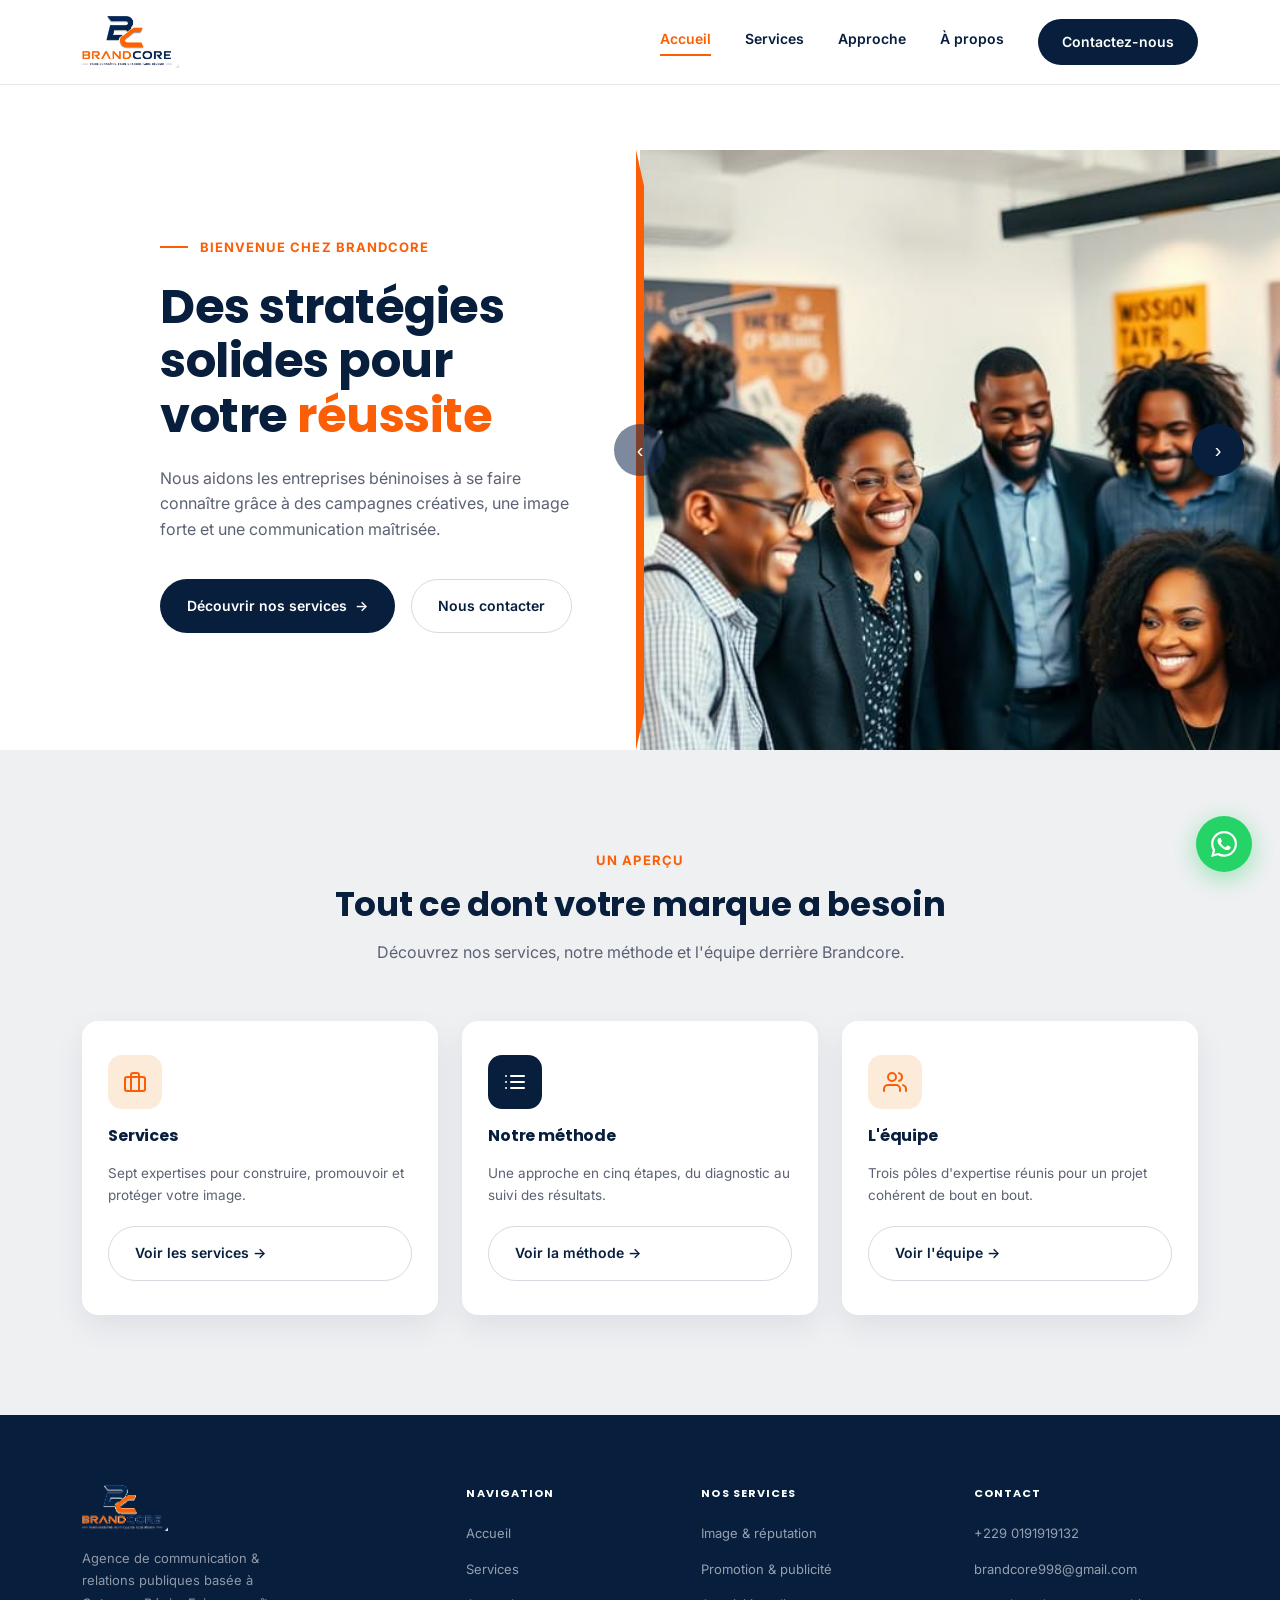
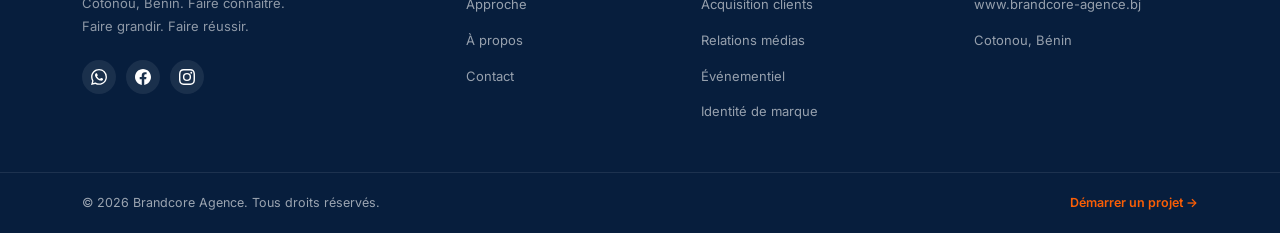
<file: index.html>
<!DOCTYPE html>
<html lang="fr">
<head>
<meta charset="UTF-8">
<meta name="viewport" content="width=device-width, initial-scale=1.0">
<title>Brandcore — Agence de communication & relations publiques</title>
<meta name="description" content="Brandcore, agence de communication et relations publiques basée à Cotonou. Stratégie, branding, réseaux sociaux, événementiel et gestion de crise.">
<link rel="preconnect" href="https://fonts.googleapis.com">
<link rel="preconnect" href="https://fonts.gstatic.com" crossorigin>
<link href="https://fonts.googleapis.com/css2?family=Poppins:wght@400;500;600;700;800&family=Inter:wght@400;500;600&display=swap" rel="stylesheet">
<link rel="stylesheet" href="style.css?v=2">
</head>
<body>

<header>
  <nav>
    <a href="index.html" class="logo-block" style="text-decoration:none;">
      <img src="logo.png" alt="BrandCore — Faire connaître. Faire grandir. Faire réussir." class="nav-logo-img">
    </a>
    <div class="nav-links" id="navLinks">
      <a href="index.html" class="active">Accueil</a>
      <a href="services.html" class="">Services</a>
      <a href="methode.html" class="">Approche</a>
      <a href="apropos.html" class="">À propos</a>
      <a href="contact.html" class="nav-cta">Contactez-nous</a>
    </div>
    <button class="burger" id="burger" aria-label="Menu"><span></span><span></span><span></span></button>
  </nav>
</header>
<section class="hero" id="accueil">
  <div class="hero-flex">
    <div class="hero-left">
      <div class="hero-left-inner">
        <div class="hero-eyebrow reveal">
          <span class="dash"></span>
          <span class="eyebrow" id="eyebrowText">Bienvenue chez Brandcore</span>
        </div>
        <h1 class="hero-title reveal" id="heroTitle">Des stratégies solides pour votre <em>réussite</em></h1>
        <p class="hero-sub reveal" id="heroSub">Nous aidons les entreprises béninoises à se faire connaître grâce à des campagnes créatives, une image forte et une communication maîtrisée.</p>
        <div class="hero-actions reveal">
          <a href="services.html" class="btn btn-primary">Découvrir nos services <span>→</span></a>
          <a href="contact.html" class="btn btn-ghost">Nous contacter</a>
        </div>
      </div>
    </div>
    <div class="hero-right">
      <div class="hero-graphic-wrap">
        <img src="equipe.jpg" alt="L'équipe BrandCore" class="hero-team-photo">
        <div class="hero-photo-edge"></div>
      </div>
      <button class="hero-arrow prev" id="prevArrow" aria-label="Précédent">‹</button>
      <button class="hero-arrow next" id="nextArrow" aria-label="Suivant">›</button>
    </div>
  </div>
</section>

<section class="band alt">
  <div class="wrap">
    <div class="section-head center reveal">
      <span class="eyebrow">Un aperçu</span>
      <h2>Tout ce dont votre marque a besoin</h2>
      <p>Découvrez nos services, notre méthode et l'équipe derrière Brandcore.</p>
    </div>
    <div class="services-grid reveal" style="grid-template-columns:repeat(3,1fr);">
      <div class="service-card">
        <div class="service-icon orange">
          <svg xmlns="http://www.w3.org/2000/svg" width="24" height="24" viewBox="0 0 24 24" fill="none" stroke="currentColor" stroke-width="2" stroke-linecap="round" stroke-linejoin="round"><rect x="2" y="7" width="20" height="14" rx="2" ry="2"/><path d="M16 21V5a2 2 0 0 0-2-2h-4a2 2 0 0 0-2 2v16"/></svg>
        </div>
        <h3>Services</h3>
        <p>Sept expertises pour construire, promouvoir et protéger votre image.</p>
        <a href="services.html" class="btn btn-ghost" style="margin-top:6px;">Voir les services →</a>
      </div>
      <div class="service-card">
        <div class="service-icon navy">
          <svg xmlns="http://www.w3.org/2000/svg" width="24" height="24" viewBox="0 0 24 24" fill="none" stroke="currentColor" stroke-width="2" stroke-linecap="round" stroke-linejoin="round"><line x1="8" y1="6" x2="21" y2="6"/><line x1="8" y1="12" x2="21" y2="12"/><line x1="8" y1="18" x2="21" y2="18"/><line x1="3" y1="6" x2="3.01" y2="6"/><line x1="3" y1="12" x2="3.01" y2="12"/><line x1="3" y1="18" x2="3.01" y2="18"/></svg>
        </div>
        <h3>Notre méthode</h3>
        <p>Une approche en cinq étapes, du diagnostic au suivi des résultats.</p>
        <a href="methode.html" class="btn btn-ghost" style="margin-top:6px;">Voir la méthode →</a>
      </div>
      <div class="service-card">
        <div class="service-icon orange">
          <svg xmlns="http://www.w3.org/2000/svg" width="24" height="24" viewBox="0 0 24 24" fill="none" stroke="currentColor" stroke-width="2" stroke-linecap="round" stroke-linejoin="round"><path d="M17 21v-2a4 4 0 0 0-4-4H5a4 4 0 0 0-4 4v2"/><circle cx="9" cy="7" r="4"/><path d="M23 21v-2a4 4 0 0 0-3-3.87"/><path d="M16 3.13a4 4 0 0 1 0 7.75"/></svg>
        </div>
        <h3>L'équipe</h3>
        <p>Trois pôles d'expertise réunis pour un projet cohérent de bout en bout.</p>
        <a href="apropos.html" class="btn btn-ghost" style="margin-top:6px;">Voir l'équipe →</a>
      </div>
    </div>
  </div>
</section>
<footer>
  <div class="footer-main">
    <div class="wrap">
      <div class="footer-grid">

        <div class="footer-brand">
          <img src="logo.png" alt="BrandCore" class="footer-logo">
          <p class="footer-desc">Agence de communication &amp; relations publiques basée à Cotonou, Bénin. Faire connaître. Faire grandir. Faire réussir.</p>
          <div class="socials">
            <a href="https://wa.me/2290191919132" aria-label="WhatsApp" target="_blank" rel="noopener">
              <svg xmlns="http://www.w3.org/2000/svg" viewBox="0 0 24 24" fill="currentColor" width="16" height="16"><path d="M17.472 14.382c-.297-.149-1.758-.867-2.03-.967-.273-.099-.471-.148-.67.15-.197.297-.767.966-.94 1.164-.173.199-.347.223-.644.075-.297-.15-1.255-.463-2.39-1.475-.883-.788-1.48-1.761-1.653-2.059-.173-.297-.018-.458.13-.606.134-.133.298-.347.446-.52.149-.174.198-.298.298-.497.099-.198.05-.371-.025-.52-.075-.149-.669-1.612-.916-2.207-.242-.579-.487-.5-.669-.51-.173-.008-.371-.01-.57-.01-.198 0-.52.074-.792.372-.272.297-1.04 1.016-1.04 2.479 0 1.462 1.065 2.875 1.213 3.074.149.198 2.096 3.2 5.077 4.487.709.306 1.262.489 1.694.625.712.227 1.36.195 1.871.118.571-.085 1.758-.719 2.006-1.413.248-.694.248-1.289.173-1.413-.074-.124-.272-.198-.57-.347m-5.421 7.403h-.004a9.87 9.87 0 01-5.031-1.378l-.361-.214-3.741.982.998-3.648-.235-.374a9.86 9.86 0 01-1.51-5.26c.001-5.45 4.436-9.884 9.888-9.884 2.64 0 5.122 1.03 6.988 2.898a9.825 9.825 0 012.893 6.994c-.003 5.45-4.437 9.884-9.885 9.884m8.413-18.297A11.815 11.815 0 0012.05 0C5.495 0 .16 5.335.157 11.892c0 2.096.547 4.142 1.588 5.945L.057 24l6.305-1.654a11.882 11.882 0 005.683 1.448h.005c6.554 0 11.89-5.335 11.893-11.893a11.821 11.821 0 00-3.48-8.413z"/></svg>
            </a>
            <a href="https://www.facebook.com/profile.php?id=61591853156836" aria-label="Facebook" target="_blank" rel="noopener">
              <svg xmlns="http://www.w3.org/2000/svg" viewBox="0 0 24 24" fill="currentColor" width="16" height="16"><path d="M24 12.073c0-6.627-5.373-12-12-12s-12 5.373-12 12c0 5.99 4.388 10.954 10.125 11.854v-8.385H7.078v-3.47h3.047V9.43c0-3.007 1.792-4.669 4.533-4.669 1.312 0 2.686.235 2.686.235v2.953H15.83c-1.491 0-1.956.925-1.956 1.874v2.25h3.328l-.532 3.47h-2.796v8.385C19.612 23.027 24 18.062 24 12.073z"/></svg>
            </a>
            <a href="https://www.instagram.com/brandcore3?igsh=eTZxMmdkZ2dzeWFv" aria-label="Instagram" target="_blank" rel="noopener">
              <svg xmlns="http://www.w3.org/2000/svg" viewBox="0 0 24 24" fill="currentColor" width="16" height="16"><path d="M12 2.163c3.204 0 3.584.012 4.85.07 3.252.148 4.771 1.691 4.919 4.919.058 1.265.069 1.645.069 4.849 0 3.205-.012 3.584-.069 4.849-.149 3.225-1.664 4.771-4.919 4.919-1.266.058-1.644.07-4.85.07-3.204 0-3.584-.012-4.849-.07-3.26-.149-4.771-1.699-4.919-4.92-.058-1.265-.07-1.644-.07-4.849 0-3.204.013-3.583.07-4.849.149-3.227 1.664-4.771 4.919-4.919 1.266-.057 1.645-.069 4.849-.069zM12 0C8.741 0 8.333.014 7.053.072 2.695.272.273 2.69.073 7.052.014 8.333 0 8.741 0 12c0 3.259.014 3.668.072 4.948.2 4.358 2.618 6.78 6.98 6.98C8.333 23.986 8.741 24 12 24c3.259 0 3.668-.014 4.948-.072 4.354-.2 6.782-2.618 6.979-6.98.059-1.28.073-1.689.073-4.948 0-3.259-.014-3.667-.072-4.947-.196-4.354-2.617-6.78-6.979-6.98C15.668.014 15.259 0 12 0zm0 5.838a6.162 6.162 0 100 12.324 6.162 6.162 0 000-12.324zM12 16a4 4 0 110-8 4 4 0 010 8zm6.406-11.845a1.44 1.44 0 100 2.881 1.44 1.44 0 000-2.881z"/></svg>
            </a>
          </div>
        </div>

        <div class="footer-col">
          <h4 class="footer-col-title">Navigation</h4>
          <ul>
            <li><a href="index.html">Accueil</a></li>
            <li><a href="services.html">Services</a></li>
            <li><a href="methode.html">Approche</a></li>
            <li><a href="apropos.html">À propos</a></li>
            <li><a href="contact.html">Contact</a></li>
          </ul>
        </div>

        <div class="footer-col">
          <h4 class="footer-col-title">Nos services</h4>
          <ul>
            <li><a href="services.html">Image &amp; réputation</a></li>
            <li><a href="services.html">Promotion &amp; publicité</a></li>
            <li><a href="services.html">Acquisition clients</a></li>
            <li><a href="services.html">Relations médias</a></li>
            <li><a href="services.html">Événementiel</a></li>
            <li><a href="services.html">Identité de marque</a></li>
          </ul>
        </div>

        <div class="footer-col">
          <h4 class="footer-col-title">Contact</h4>
          <ul>
            <li><a href="tel:+2290191919132">+229 0191919132</a></li>
            <li><a href="mailto:brandcore998@gmail.com">brandcore998@gmail.com</a></li>
            <li><a href="https://www.brandcore-agence.bj" target="_blank" rel="noopener">www.brandcore-agence.bj</a></li>
            <li><span>Cotonou, Bénin</span></li>
          </ul>
        </div>

      </div>
    </div>
  </div>
  <div class="footer-bar">
    <div class="wrap">
      <span>© 2026 Brandcore Agence. Tous droits réservés.</span>
      <a href="contact.html">Démarrer un projet →</a>
    </div>
  </div>
</footer>
<script>
  const burger = document.getElementById('burger');
  const navLinks = document.getElementById('navLinks');
  burger.addEventListener('click', () => navLinks.classList.toggle('open'));
  navLinks.querySelectorAll('a').forEach(a => a.addEventListener('click', () => navLinks.classList.remove('open')));

  const observer = new IntersectionObserver((entries) => {
    entries.forEach(e => { if(e.isIntersecting){ e.target.classList.add('show'); } });
  }, { threshold: 0.15 });
  document.querySelectorAll('.reveal').forEach(el => observer.observe(el));
</script>
<script>
  const slides = [
    { eyebrow: "Bienvenue chez Brandcore", title: "Des stratégies solides pour votre <em>réussite</em>", sub: "Nous aidons les entreprises béninoises à se faire connaître grâce à des campagnes créatives, une image forte et une communication maîtrisée." },
    { eyebrow: "Notre promesse", title: "Une image forte pour votre <em>croissance</em>", sub: "Du branding à la gestion de crise, nous couvrons tout le cycle de communication de votre entreprise." },
    { eyebrow: "Notre équipe", title: "Trois expertises, un seul <em>objectif</em>", sub: "Technique, commerce et créatif réunis pour livrer des projets cohérents et efficaces." }
  ];
  let slideIndex = 0;
  const eyebrowEl = document.getElementById('eyebrowText');
  const titleEl = document.getElementById('heroTitle');
  const subEl = document.getElementById('heroSub');
  function showSlide(i){
    const s = slides[(i + slides.length) % slides.length];
    eyebrowEl.textContent = s.eyebrow;
    titleEl.innerHTML = s.title;
    subEl.textContent = s.sub;
  }
  document.getElementById('nextArrow').addEventListener('click', () => { slideIndex++; showSlide(slideIndex); });
  document.getElementById('prevArrow').addEventListener('click', () => { slideIndex--; showSlide(slideIndex); });
</script>

<a href="https://wa.me/2290191919132" class="wa-float" target="_blank" rel="noopener" aria-label="Nous écrire sur WhatsApp">
  <svg xmlns="http://www.w3.org/2000/svg" viewBox="0 0 24 24" fill="currentColor" width="26" height="26"><path d="M17.472 14.382c-.297-.149-1.758-.867-2.03-.967-.273-.099-.471-.148-.67.15-.197.297-.767.966-.94 1.164-.173.199-.347.223-.644.075-.297-.15-1.255-.463-2.39-1.475-.883-.788-1.48-1.761-1.653-2.059-.173-.297-.018-.458.13-.606.134-.133.298-.347.446-.52.149-.174.198-.298.298-.497.099-.198.05-.371-.025-.52-.075-.149-.669-1.612-.916-2.207-.242-.579-.487-.5-.669-.51-.173-.008-.371-.01-.57-.01-.198 0-.52.074-.792.372-.272.297-1.04 1.016-1.04 2.479 0 1.462 1.065 2.875 1.213 3.074.149.198 2.096 3.2 5.077 4.487.709.306 1.262.489 1.694.625.712.227 1.36.195 1.871.118.571-.085 1.758-.719 2.006-1.413.248-.694.248-1.289.173-1.413-.074-.124-.272-.198-.57-.347m-5.421 7.403h-.004a9.87 9.87 0 01-5.031-1.378l-.361-.214-3.741.982.998-3.648-.235-.374a9.86 9.86 0 01-1.51-5.26c.001-5.45 4.436-9.884 9.888-9.884 2.64 0 5.122 1.03 6.988 2.898a9.825 9.825 0 012.893 6.994c-.003 5.45-4.437 9.884-9.885 9.884m8.413-18.297A11.815 11.815 0 0012.05 0C5.495 0 .16 5.335.157 11.892c0 2.096.547 4.142 1.588 5.945L.057 24l6.305-1.654a11.882 11.882 0 005.683 1.448h.005c6.554 0 11.89-5.335 11.893-11.893a11.821 11.821 0 00-3.48-8.413z"/></svg>
</a>
</body>
</html>
</file>
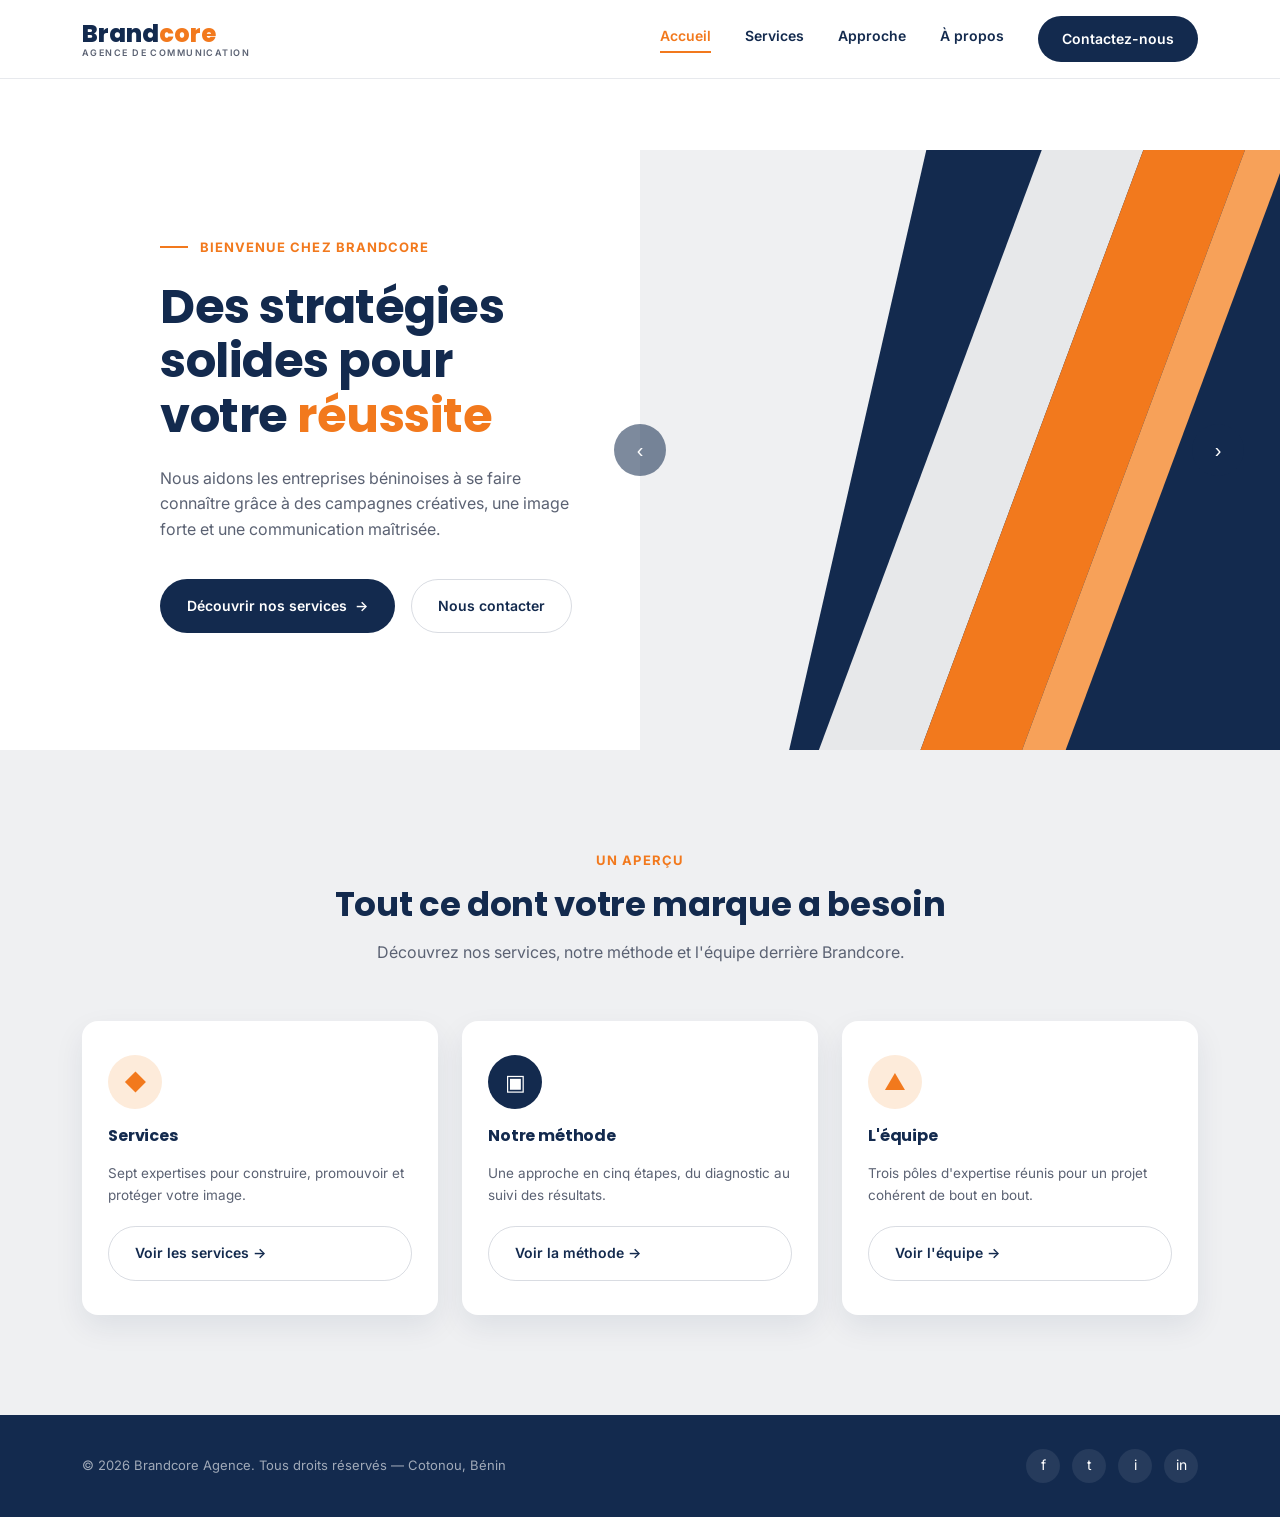
<file: site/index.html>
<!DOCTYPE html>
<html lang="fr">
<head>
<meta charset="UTF-8">
<meta name="viewport" content="width=device-width, initial-scale=1.0">
<title>Brandcore — Agence de communication & relations publiques</title>
<meta name="description" content="Brandcore, agence de communication et relations publiques basée à Cotonou. Stratégie, branding, réseaux sociaux, événementiel et gestion de crise.">
<link rel="preconnect" href="https://fonts.googleapis.com">
<link rel="preconnect" href="https://fonts.gstatic.com" crossorigin>
<link href="https://fonts.googleapis.com/css2?family=Poppins:wght@400;500;600;700;800&family=Inter:wght@400;500;600&display=swap" rel="stylesheet">
<link rel="stylesheet" href="style.css">
</head>
<body>

<header>
  <nav>
    <a href="index.html" class="logo-block" style="text-decoration:none;">
      <div class="logo">Brand<span>core</span></div>
      <div class="tagline">Agence de communication</div>
    </a>
    <div class="nav-links" id="navLinks">
      <a href="index.html" class="active">Accueil</a>
      <a href="services.html" class="">Services</a>
      <a href="methode.html" class="">Approche</a>
      <a href="apropos.html" class="">À propos</a>
      <a href="contact.html" class="nav-cta">Contactez-nous</a>
    </div>
    <button class="burger" id="burger" aria-label="Menu"><span></span><span></span><span></span></button>
  </nav>
</header>
<section class="hero" id="accueil">
  <div class="hero-flex">
    <div class="hero-left">
      <div class="hero-left-inner">
        <div class="hero-eyebrow reveal">
          <span class="dash"></span>
          <span class="eyebrow" id="eyebrowText">Bienvenue chez Brandcore</span>
        </div>
        <h1 class="hero-title reveal" id="heroTitle">Des stratégies solides pour votre <em>réussite</em></h1>
        <p class="hero-sub reveal" id="heroSub">Nous aidons les entreprises béninoises à se faire connaître grâce à des campagnes créatives, une image forte et une communication maîtrisée.</p>
        <div class="hero-actions reveal">
          <a href="services.html" class="btn btn-primary">Découvrir nos services <span>→</span></a>
          <a href="contact.html" class="btn btn-ghost">Nous contacter</a>
        </div>
      </div>
    </div>
    <div class="hero-right">
      <div class="hero-graphic-wrap">
        <svg viewBox="0 0 620 700" preserveAspectRatio="xMidYMid slice" xmlns="http://www.w3.org/2000/svg">
          <rect width="620" height="700" fill="#EFF0F2"/>
          <polygon points="230,0 620,0 620,700 70,700" fill="#132A4E"/>
          <polygon points="330,0 400,0 140,700 70,700" fill="#E7E8EA"/>
          <polygon points="400,0 470,0 210,700 140,700" fill="#F2791D"/>
          <polygon points="470,0 500,0 240,700 210,700" fill="#F7A159"/>
        </svg>
      </div>
      <button class="hero-arrow prev" id="prevArrow" aria-label="Précédent">‹</button>
      <button class="hero-arrow next" id="nextArrow" aria-label="Suivant">›</button>
    </div>
  </div>
</section>

<section class="band alt">
  <div class="wrap">
    <div class="section-head center reveal">
      <span class="eyebrow">Un aperçu</span>
      <h2>Tout ce dont votre marque a besoin</h2>
      <p>Découvrez nos services, notre méthode et l'équipe derrière Brandcore.</p>
    </div>
    <div class="services-grid reveal" style="grid-template-columns:repeat(3,1fr);">
      <div class="service-card">
        <div class="service-icon orange">◆</div>
        <h3>Services</h3>
        <p>Sept expertises pour construire, promouvoir et protéger votre image.</p>
        <a href="services.html" class="btn btn-ghost" style="margin-top:6px;">Voir les services →</a>
      </div>
      <div class="service-card">
        <div class="service-icon navy">▣</div>
        <h3>Notre méthode</h3>
        <p>Une approche en cinq étapes, du diagnostic au suivi des résultats.</p>
        <a href="methode.html" class="btn btn-ghost" style="margin-top:6px;">Voir la méthode →</a>
      </div>
      <div class="service-card">
        <div class="service-icon orange">▲</div>
        <h3>L'équipe</h3>
        <p>Trois pôles d'expertise réunis pour un projet cohérent de bout en bout.</p>
        <a href="apropos.html" class="btn btn-ghost" style="margin-top:6px;">Voir l'équipe →</a>
      </div>
    </div>
  </div>
</section>
<footer>
  <div class="wrap">
    <div>© 2026 Brandcore Agence. Tous droits réservés — Cotonou, Bénin</div>
    <div class="socials">
      <a href="#" aria-label="Facebook">f</a>
      <a href="#" aria-label="Twitter">t</a>
      <a href="#" aria-label="Instagram">i</a>
      <a href="#" aria-label="LinkedIn">in</a>
    </div>
  </div>
</footer>
<script>
  const burger = document.getElementById('burger');
  const navLinks = document.getElementById('navLinks');
  burger.addEventListener('click', () => navLinks.classList.toggle('open'));
  navLinks.querySelectorAll('a').forEach(a => a.addEventListener('click', () => navLinks.classList.remove('open')));

  const observer = new IntersectionObserver((entries) => {
    entries.forEach(e => { if(e.isIntersecting){ e.target.classList.add('show'); } });
  }, { threshold: 0.15 });
  document.querySelectorAll('.reveal').forEach(el => observer.observe(el));
</script>
<script>
  const slides = [
    { eyebrow: "Bienvenue chez Brandcore", title: "Des stratégies solides pour votre <em>réussite</em>", sub: "Nous aidons les entreprises béninoises à se faire connaître grâce à des campagnes créatives, une image forte et une communication maîtrisée." },
    { eyebrow: "Notre promesse", title: "Une image forte pour votre <em>croissance</em>", sub: "Du branding à la gestion de crise, nous couvrons tout le cycle de communication de votre entreprise." },
    { eyebrow: "Notre équipe", title: "Trois expertises, un seul <em>objectif</em>", sub: "Technique, commerce et créatif réunis pour livrer des projets cohérents et efficaces." }
  ];
  let slideIndex = 0;
  const eyebrowEl = document.getElementById('eyebrowText');
  const titleEl = document.getElementById('heroTitle');
  const subEl = document.getElementById('heroSub');
  function showSlide(i){
    const s = slides[(i + slides.length) % slides.length];
    eyebrowEl.textContent = s.eyebrow;
    titleEl.innerHTML = s.title;
    subEl.textContent = s.sub;
  }
  document.getElementById('nextArrow').addEventListener('click', () => { slideIndex++; showSlide(slideIndex); });
  document.getElementById('prevArrow').addEventListener('click', () => { slideIndex--; showSlide(slideIndex); });
</script>

</body>
</html>
</file>
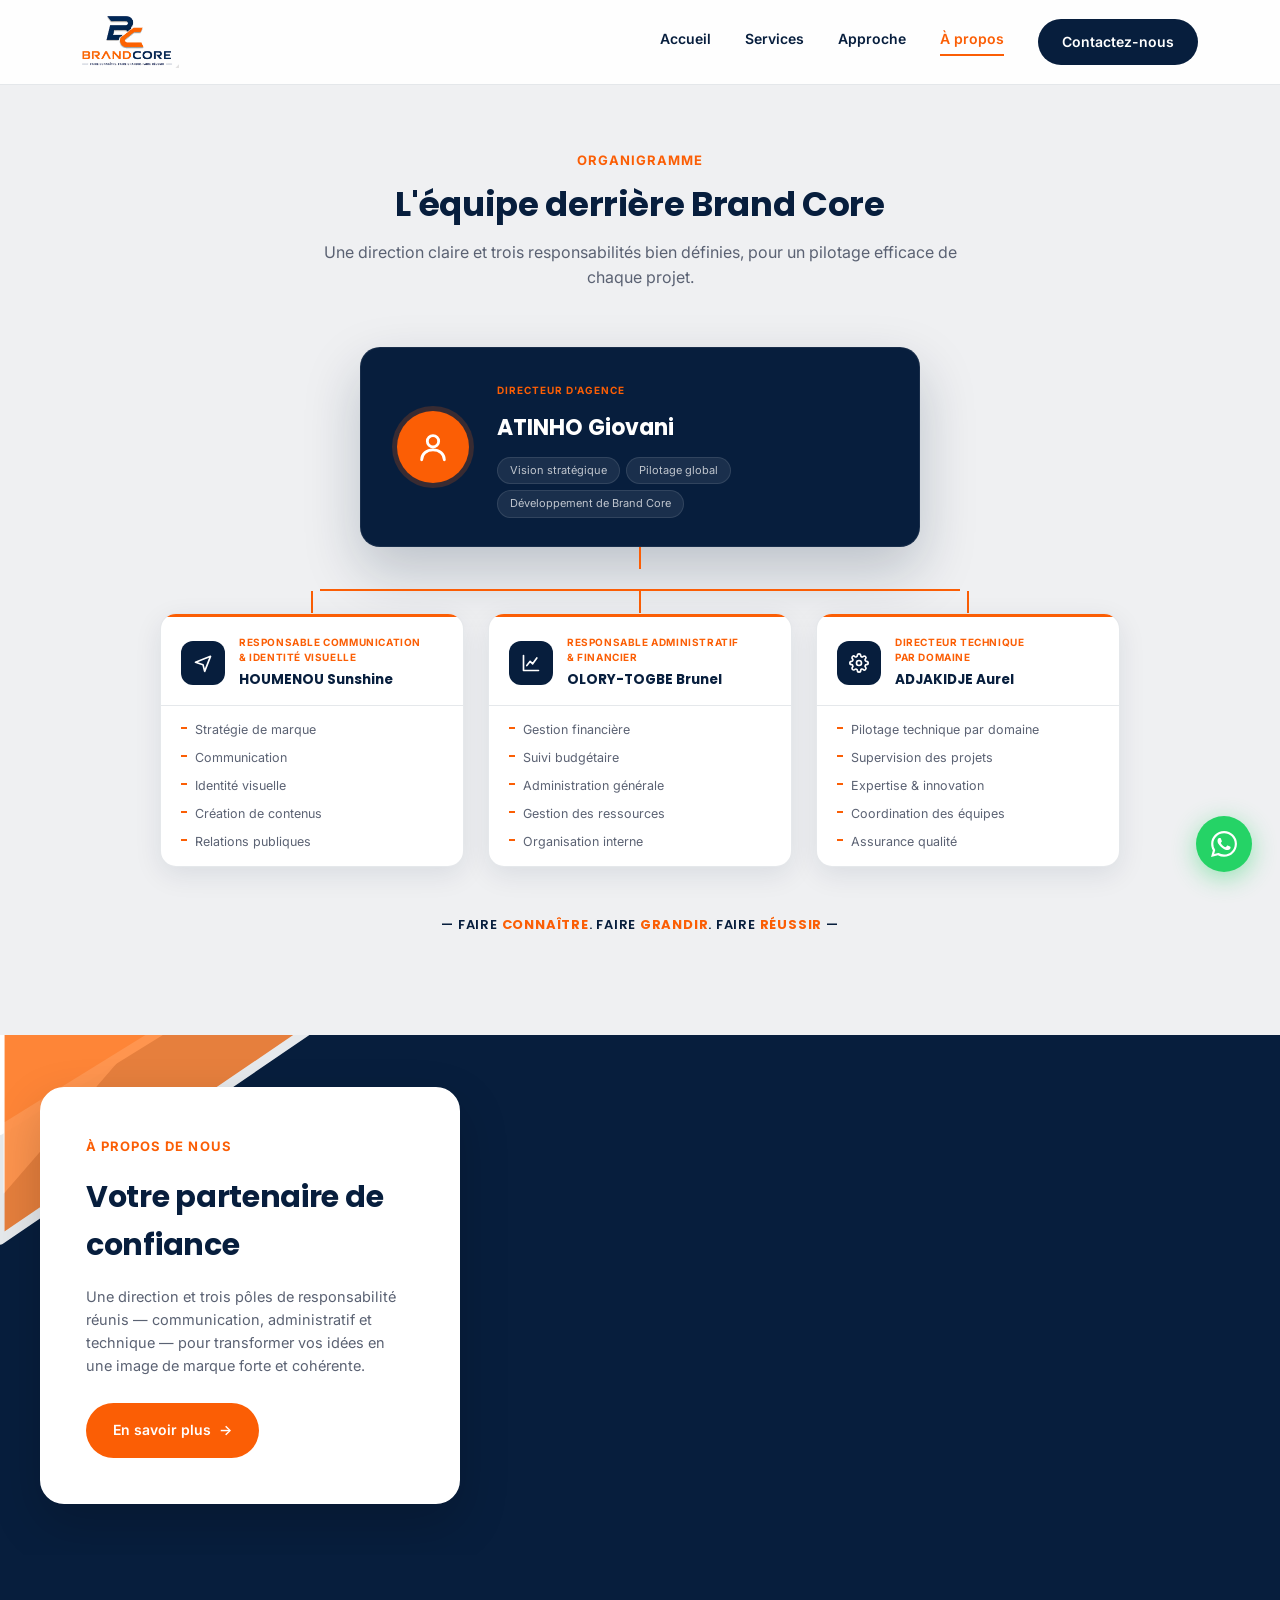
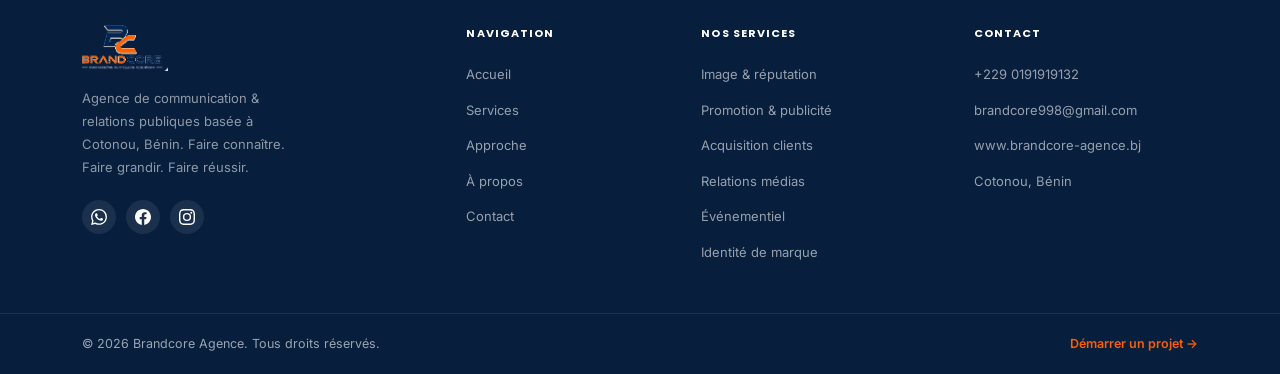
<file: apropos.html>
<!DOCTYPE html>
<html lang="fr">
<head>
<meta charset="UTF-8">
<meta name="viewport" content="width=device-width, initial-scale=1.0">
<title>À propos — Brandcore</title>
<meta name="description" content="Découvrez l'équipe Brandcore : trois pôles d'expertise réunis autour d'un même projet.">
<link rel="preconnect" href="https://fonts.googleapis.com">
<link rel="preconnect" href="https://fonts.gstatic.com" crossorigin>
<link href="https://fonts.googleapis.com/css2?family=Poppins:wght@400;500;600;700;800&family=Inter:wght@400;500;600&display=swap" rel="stylesheet">
<link rel="stylesheet" href="style.css?v=2">
</head>
<body>

<header>
  <nav>
    <a href="index.html" class="logo-block" style="text-decoration:none;">
      <img src="logo.png" alt="BrandCore — Faire connaître. Faire grandir. Faire réussir." class="nav-logo-img">
    </a>
    <div class="nav-links" id="navLinks">
      <a href="index.html" class="">Accueil</a>
      <a href="services.html" class="">Services</a>
      <a href="methode.html" class="">Approche</a>
      <a href="apropos.html" class="active">À propos</a>
      <a href="contact.html" class="nav-cta">Contactez-nous</a>
    </div>
    <button class="burger" id="burger" aria-label="Menu"><span></span><span></span><span></span></button>
  </nav>
</header>
<section class="band alt" style="padding-top:150px;" id="equipe">
  <div class="wrap">
    <div class="section-head center reveal">
      <span class="eyebrow">Organigramme</span>
      <h2>L'équipe derrière Brand Core</h2>
      <p>Une direction claire et trois responsabilités bien définies, pour un pilotage efficace de chaque projet.</p>
    </div>

    <div class="orgchart reveal">

      <!-- Directeur -->
      <div class="org-director-wrap">
        <div class="org-director-card">
          <div class="org-director-avatar">
            <svg width="34" height="34" viewBox="0 0 24 24" fill="none" stroke="currentColor" stroke-width="2" stroke-linecap="round" stroke-linejoin="round"><circle cx="12" cy="8" r="4"/><path d="M4 21c0-4 3.5-7 8-7s8 3 8 7"/></svg>
          </div>
          <div class="org-director-body">
            <span class="org-role-badge">Directeur d'agence</span>
            <div class="org-director-name">ATINHO Giovani</div>
            <div class="org-director-tags">
              <span>Vision stratégique</span>
              <span>Pilotage global</span>
              <span>Développement de Brand Core</span>
            </div>
          </div>
        </div>
      </div>

      <!-- Connecteur arborescent -->
      <div class="org-tree">
        <div class="org-tree-v"></div>
        <div class="org-tree-h"></div>
      </div>

      <!-- Départements -->
      <div class="org-dept-row">

        <div class="org-dept-item">
          <div class="org-dept-v"></div>
          <div class="org-dept-card">
            <div class="org-dept-header">
              <div class="org-dept-icon">
                <svg width="20" height="20" viewBox="0 0 24 24" fill="none" stroke="currentColor" stroke-width="2" stroke-linecap="round" stroke-linejoin="round"><path d="M3 11l18-7-7 18-2-8-9-3z"/></svg>
              </div>
              <div>
                <span class="org-dept-role">Responsable communication<br>& identité visuelle</span>
                <div class="org-dept-name">HOUMENOU Sunshine</div>
              </div>
            </div>
            <ul class="org-dept-list">
              <li>Stratégie de marque</li>
              <li>Communication</li>
              <li>Identité visuelle</li>
              <li>Création de contenus</li>
              <li>Relations publiques</li>
            </ul>
          </div>
        </div>

        <div class="org-dept-item">
          <div class="org-dept-v"></div>
          <div class="org-dept-card">
            <div class="org-dept-header">
              <div class="org-dept-icon">
                <svg width="20" height="20" viewBox="0 0 24 24" fill="none" stroke="currentColor" stroke-width="2" stroke-linecap="round" stroke-linejoin="round"><path d="M3 3v18h18"/><path d="M7 15l4-5 3 3 5-7"/></svg>
              </div>
              <div>
                <span class="org-dept-role">Responsable administratif<br>& financier</span>
                <div class="org-dept-name">OLORY-TOGBE Brunel</div>
              </div>
            </div>
            <ul class="org-dept-list">
              <li>Gestion financière</li>
              <li>Suivi budgétaire</li>
              <li>Administration générale</li>
              <li>Gestion des ressources</li>
              <li>Organisation interne</li>
            </ul>
          </div>
        </div>

        <div class="org-dept-item">
          <div class="org-dept-v"></div>
          <div class="org-dept-card">
            <div class="org-dept-header">
              <div class="org-dept-icon">
                <svg width="20" height="20" viewBox="0 0 24 24" fill="none" stroke="currentColor" stroke-width="2" stroke-linecap="round" stroke-linejoin="round"><circle cx="12" cy="12" r="3"/><path d="M19.4 15a1.7 1.7 0 00.34 1.87l.06.06a2 2 0 11-2.83 2.83l-.06-.06a1.7 1.7 0 00-1.87-.34 1.7 1.7 0 00-1 1.55V21a2 2 0 11-4 0v-.09A1.7 1.7 0 009 19.4a1.7 1.7 0 00-1.87.34l-.06.06a2 2 0 11-2.83-2.83l.06-.06A1.7 1.7 0 004.6 15a1.7 1.7 0 00-1.55-1H3a2 2 0 110-4h.09A1.7 1.7 0 004.6 9a1.7 1.7 0 00-.34-1.87l-.06-.06a2 2 0 112.83-2.83l.06.06A1.7 1.7 0 009 4.6a1.7 1.7 0 001-1.55V3a2 2 0 114 0v.09a1.7 1.7 0 001 1.55 1.7 1.7 0 001.87-.34l.06-.06a2 2 0 112.83 2.83l-.06.06A1.7 1.7 0 0019.4 9a1.7 1.7 0 001.55 1H21a2 2 0 110 4h-.09a1.7 1.7 0 00-1.51 1z"/></svg>
              </div>
              <div>
                <span class="org-dept-role">Directeur technique<br>par domaine</span>
                <div class="org-dept-name">ADJAKIDJE Aurel</div>
              </div>
            </div>
            <ul class="org-dept-list">
              <li>Pilotage technique par domaine</li>
              <li>Supervision des projets</li>
              <li>Expertise & innovation</li>
              <li>Coordination des équipes</li>
              <li>Assurance qualité</li>
            </ul>
          </div>
        </div>

      </div>

      <div class="org-tagline reveal">
        <span>— FAIRE <b>CONNAÎTRE</b>. FAIRE <b>GRANDIR</b>. FAIRE <b>RÉUSSIR</b> —</span>
      </div>

    </div>
  </div>
</section>

<section class="split-left" id="apropos">
  <div class="graphic-bg">
    <svg viewBox="0 0 700 700" preserveAspectRatio="xMidYMid slice" xmlns="http://www.w3.org/2000/svg">
      <rect width="700" height="700" fill="#071E3D"/>
      <polygon points="0,0 260,0 0,300" fill="#FFFFFF" opacity="0.95" stroke="#071E3D" stroke-width="4"/>
      <polygon points="0,90 340,0 420,0 0,260" fill="#FB5E05" stroke="#FFFFFF" stroke-width="5" stroke-linejoin="round"/>
      <polygon points="0,180 420,0 470,0 0,320" fill="#FF8A3D" opacity="0.9" stroke="#FFFFFF" stroke-width="5" stroke-linejoin="round"/>
    </svg>
  </div>
  <div class="about-card reveal">
    <span class="eyebrow">À propos de nous</span>
    <h2>Votre partenaire de confiance</h2>
    <p>Une direction et trois pôles de responsabilité réunis — communication, administratif et technique — pour transformer vos idées en une image de marque forte et cohérente.</p>
    <a href="methode.html" class="btn btn-orange">En savoir plus <span>→</span></a>
  </div>
</section>
<footer>
  <div class="footer-main">
    <div class="wrap">
      <div class="footer-grid">

        <div class="footer-brand">
          <img src="logo.png" alt="BrandCore" class="footer-logo">
          <p class="footer-desc">Agence de communication &amp; relations publiques basée à Cotonou, Bénin. Faire connaître. Faire grandir. Faire réussir.</p>
          <div class="socials">
            <a href="https://wa.me/2290191919132" aria-label="WhatsApp" target="_blank" rel="noopener">
              <svg xmlns="http://www.w3.org/2000/svg" viewBox="0 0 24 24" fill="currentColor" width="16" height="16"><path d="M17.472 14.382c-.297-.149-1.758-.867-2.03-.967-.273-.099-.471-.148-.67.15-.197.297-.767.966-.94 1.164-.173.199-.347.223-.644.075-.297-.15-1.255-.463-2.39-1.475-.883-.788-1.48-1.761-1.653-2.059-.173-.297-.018-.458.13-.606.134-.133.298-.347.446-.52.149-.174.198-.298.298-.497.099-.198.05-.371-.025-.52-.075-.149-.669-1.612-.916-2.207-.242-.579-.487-.5-.669-.51-.173-.008-.371-.01-.57-.01-.198 0-.52.074-.792.372-.272.297-1.04 1.016-1.04 2.479 0 1.462 1.065 2.875 1.213 3.074.149.198 2.096 3.2 5.077 4.487.709.306 1.262.489 1.694.625.712.227 1.36.195 1.871.118.571-.085 1.758-.719 2.006-1.413.248-.694.248-1.289.173-1.413-.074-.124-.272-.198-.57-.347m-5.421 7.403h-.004a9.87 9.87 0 01-5.031-1.378l-.361-.214-3.741.982.998-3.648-.235-.374a9.86 9.86 0 01-1.51-5.26c.001-5.45 4.436-9.884 9.888-9.884 2.64 0 5.122 1.03 6.988 2.898a9.825 9.825 0 012.893 6.994c-.003 5.45-4.437 9.884-9.885 9.884m8.413-18.297A11.815 11.815 0 0012.05 0C5.495 0 .16 5.335.157 11.892c0 2.096.547 4.142 1.588 5.945L.057 24l6.305-1.654a11.882 11.882 0 005.683 1.448h.005c6.554 0 11.89-5.335 11.893-11.893a11.821 11.821 0 00-3.48-8.413z"/></svg>
            </a>
            <a href="https://www.facebook.com/profile.php?id=61591853156836" aria-label="Facebook" target="_blank" rel="noopener">
              <svg xmlns="http://www.w3.org/2000/svg" viewBox="0 0 24 24" fill="currentColor" width="16" height="16"><path d="M24 12.073c0-6.627-5.373-12-12-12s-12 5.373-12 12c0 5.99 4.388 10.954 10.125 11.854v-8.385H7.078v-3.47h3.047V9.43c0-3.007 1.792-4.669 4.533-4.669 1.312 0 2.686.235 2.686.235v2.953H15.83c-1.491 0-1.956.925-1.956 1.874v2.25h3.328l-.532 3.47h-2.796v8.385C19.612 23.027 24 18.062 24 12.073z"/></svg>
            </a>
            <a href="https://www.instagram.com/brandcore3?igsh=eTZxMmdkZ2dzeWFv" aria-label="Instagram" target="_blank" rel="noopener">
              <svg xmlns="http://www.w3.org/2000/svg" viewBox="0 0 24 24" fill="currentColor" width="16" height="16"><path d="M12 2.163c3.204 0 3.584.012 4.85.07 3.252.148 4.771 1.691 4.919 4.919.058 1.265.069 1.645.069 4.849 0 3.205-.012 3.584-.069 4.849-.149 3.225-1.664 4.771-4.919 4.919-1.266.058-1.644.07-4.85.07-3.204 0-3.584-.012-4.849-.07-3.26-.149-4.771-1.699-4.919-4.92-.058-1.265-.07-1.644-.07-4.849 0-3.204.013-3.583.07-4.849.149-3.227 1.664-4.771 4.919-4.919 1.266-.057 1.645-.069 4.849-.069zM12 0C8.741 0 8.333.014 7.053.072 2.695.272.273 2.69.073 7.052.014 8.333 0 8.741 0 12c0 3.259.014 3.668.072 4.948.2 4.358 2.618 6.78 6.98 6.98C8.333 23.986 8.741 24 12 24c3.259 0 3.668-.014 4.948-.072 4.354-.2 6.782-2.618 6.979-6.98.059-1.28.073-1.689.073-4.948 0-3.259-.014-3.667-.072-4.947-.196-4.354-2.617-6.78-6.979-6.98C15.668.014 15.259 0 12 0zm0 5.838a6.162 6.162 0 100 12.324 6.162 6.162 0 000-12.324zM12 16a4 4 0 110-8 4 4 0 010 8zm6.406-11.845a1.44 1.44 0 100 2.881 1.44 1.44 0 000-2.881z"/></svg>
            </a>
          </div>
        </div>

        <div class="footer-col">
          <h4 class="footer-col-title">Navigation</h4>
          <ul>
            <li><a href="index.html">Accueil</a></li>
            <li><a href="services.html">Services</a></li>
            <li><a href="methode.html">Approche</a></li>
            <li><a href="apropos.html">À propos</a></li>
            <li><a href="contact.html">Contact</a></li>
          </ul>
        </div>

        <div class="footer-col">
          <h4 class="footer-col-title">Nos services</h4>
          <ul>
            <li><a href="services.html">Image &amp; réputation</a></li>
            <li><a href="services.html">Promotion &amp; publicité</a></li>
            <li><a href="services.html">Acquisition clients</a></li>
            <li><a href="services.html">Relations médias</a></li>
            <li><a href="services.html">Événementiel</a></li>
            <li><a href="services.html">Identité de marque</a></li>
          </ul>
        </div>

        <div class="footer-col">
          <h4 class="footer-col-title">Contact</h4>
          <ul>
            <li><a href="tel:+2290191919132">+229 0191919132</a></li>
            <li><a href="mailto:brandcore998@gmail.com">brandcore998@gmail.com</a></li>
            <li><a href="https://www.brandcore-agence.bj" target="_blank" rel="noopener">www.brandcore-agence.bj</a></li>
            <li><span>Cotonou, Bénin</span></li>
          </ul>
        </div>

      </div>
    </div>
  </div>
  <div class="footer-bar">
    <div class="wrap">
      <span>© 2026 Brandcore Agence. Tous droits réservés.</span>
      <a href="contact.html">Démarrer un projet →</a>
    </div>
  </div>
</footer>
<script>
  const burger = document.getElementById('burger');
  const navLinks = document.getElementById('navLinks');
  burger.addEventListener('click', () => navLinks.classList.toggle('open'));
  navLinks.querySelectorAll('a').forEach(a => a.addEventListener('click', () => navLinks.classList.remove('open')));

  const observer = new IntersectionObserver((entries) => {
    entries.forEach(e => { if(e.isIntersecting){ e.target.classList.add('show'); } });
  }, { threshold: 0.15 });
  document.querySelectorAll('.reveal').forEach(el => observer.observe(el));
</script>

<a href="https://wa.me/2290191919132" class="wa-float" target="_blank" rel="noopener" aria-label="Nous écrire sur WhatsApp">
  <svg xmlns="http://www.w3.org/2000/svg" viewBox="0 0 24 24" fill="currentColor" width="26" height="26"><path d="M17.472 14.382c-.297-.149-1.758-.867-2.03-.967-.273-.099-.471-.148-.67.15-.197.297-.767.966-.94 1.164-.173.199-.347.223-.644.075-.297-.15-1.255-.463-2.39-1.475-.883-.788-1.48-1.761-1.653-2.059-.173-.297-.018-.458.13-.606.134-.133.298-.347.446-.52.149-.174.198-.298.298-.497.099-.198.05-.371-.025-.52-.075-.149-.669-1.612-.916-2.207-.242-.579-.487-.5-.669-.51-.173-.008-.371-.01-.57-.01-.198 0-.52.074-.792.372-.272.297-1.04 1.016-1.04 2.479 0 1.462 1.065 2.875 1.213 3.074.149.198 2.096 3.2 5.077 4.487.709.306 1.262.489 1.694.625.712.227 1.36.195 1.871.118.571-.085 1.758-.719 2.006-1.413.248-.694.248-1.289.173-1.413-.074-.124-.272-.198-.57-.347m-5.421 7.403h-.004a9.87 9.87 0 01-5.031-1.378l-.361-.214-3.741.982.998-3.648-.235-.374a9.86 9.86 0 01-1.51-5.26c.001-5.45 4.436-9.884 9.888-9.884 2.64 0 5.122 1.03 6.988 2.898a9.825 9.825 0 012.893 6.994c-.003 5.45-4.437 9.884-9.885 9.884m8.413-18.297A11.815 11.815 0 0012.05 0C5.495 0 .16 5.335.157 11.892c0 2.096.547 4.142 1.588 5.945L.057 24l6.305-1.654a11.882 11.882 0 005.683 1.448h.005c6.554 0 11.89-5.335 11.893-11.893a11.821 11.821 0 00-3.48-8.413z"/></svg>
</a>
</body>
</html>
</file>
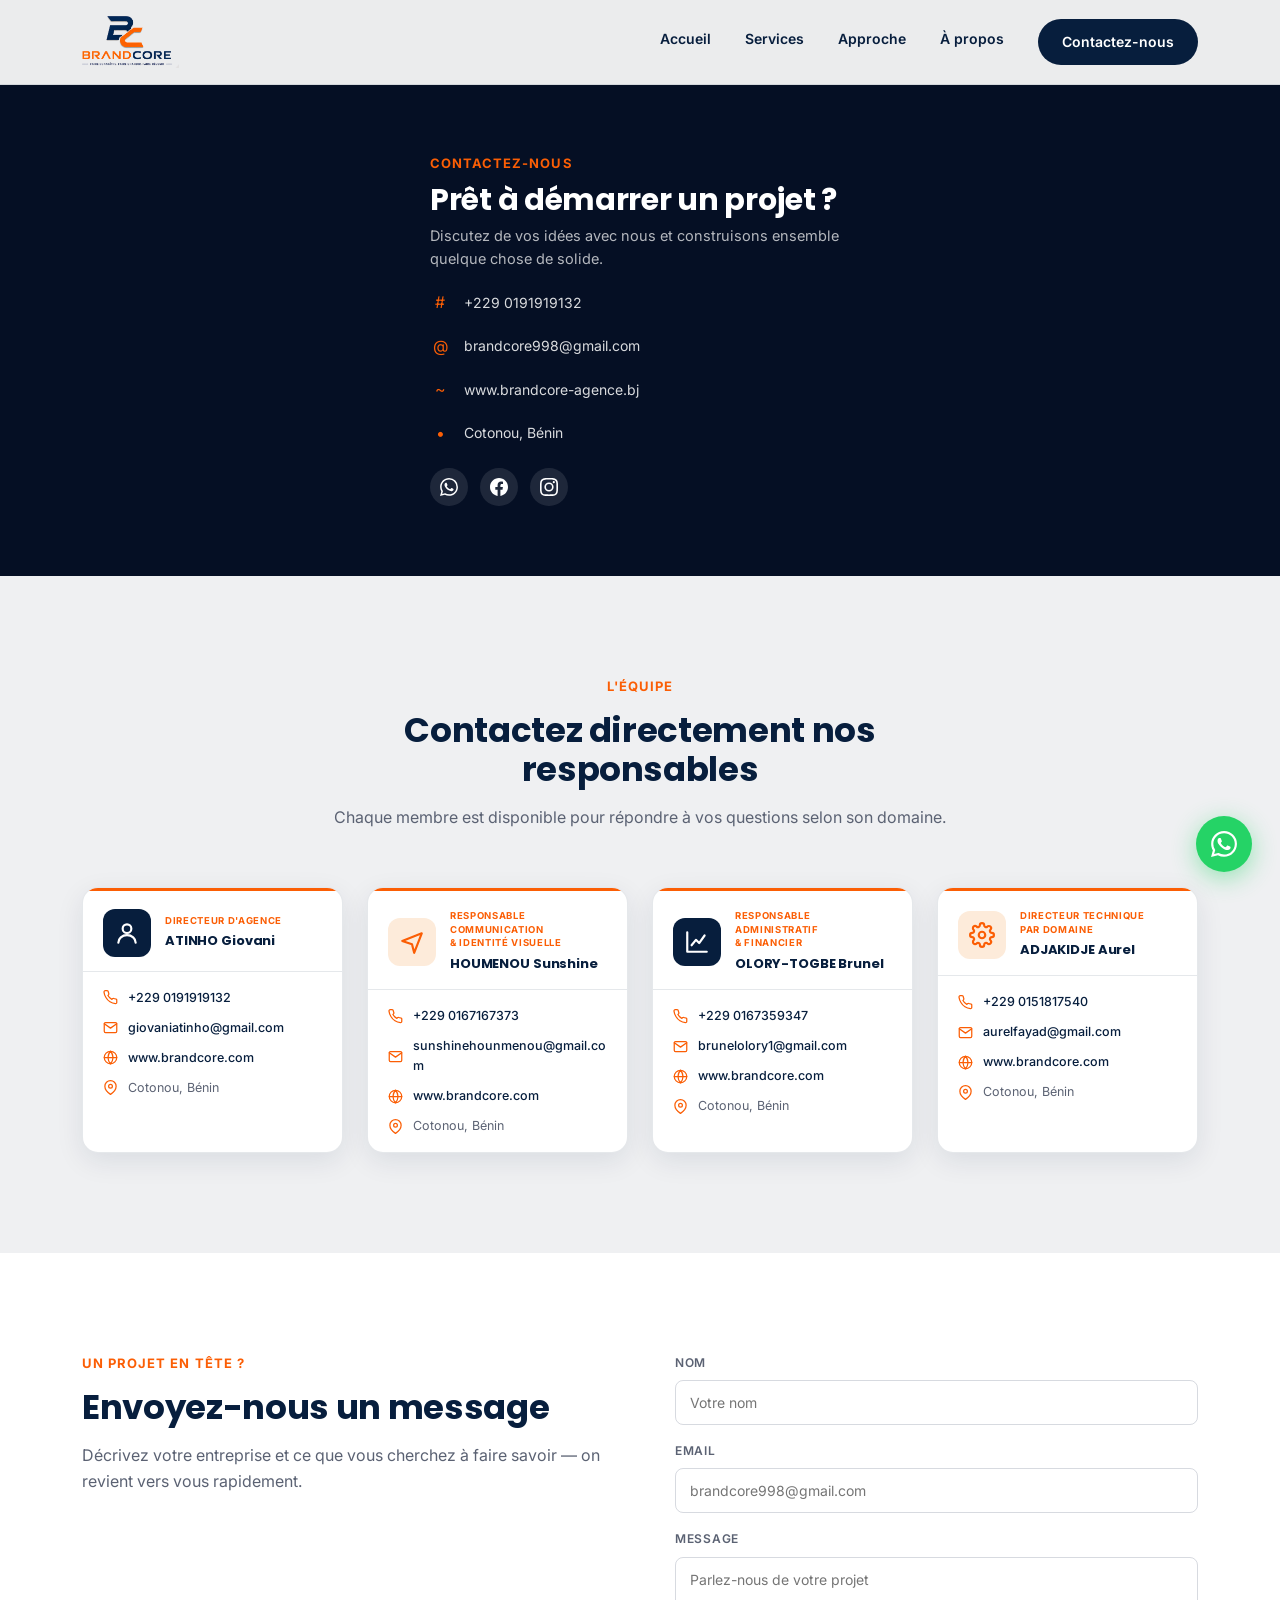
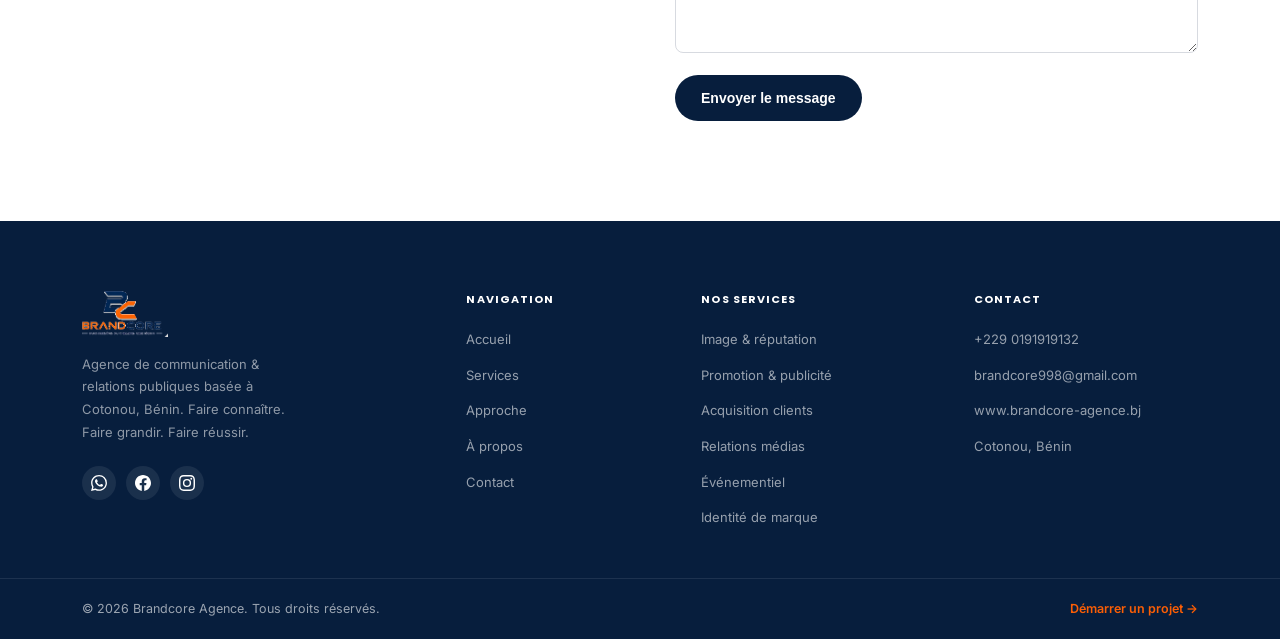
<file: contact.html>
<!DOCTYPE html>
<html lang="fr">
<head>
<meta charset="UTF-8">
<meta name="viewport" content="width=device-width, initial-scale=1.0">
<title>Contact — Brandcore</title>
<meta name="description" content="Contactez l'agence Brandcore à Cotonou pour démarrer votre projet de communication.">
<link rel="preconnect" href="https://fonts.googleapis.com">
<link rel="preconnect" href="https://fonts.gstatic.com" crossorigin>
<link href="https://fonts.googleapis.com/css2?family=Poppins:wght@400;500;600;700;800&family=Inter:wght@400;500;600&display=swap" rel="stylesheet">
<link rel="stylesheet" href="style.css?v=2">
</head>
<body>

<header>
  <nav>
    <a href="index.html" class="logo-block" style="text-decoration:none;">
      <img src="logo.png" alt="BrandCore — Faire connaître. Faire grandir. Faire réussir." class="nav-logo-img">
    </a>
    <div class="nav-links" id="navLinks">
      <a href="index.html" class="">Accueil</a>
      <a href="services.html" class="">Services</a>
      <a href="methode.html" class="">Approche</a>
      <a href="apropos.html" class="">À propos</a>
      <a href="contact.html" class="nav-cta">Contactez-nous</a>
    </div>
    <button class="burger" id="burger" aria-label="Menu"><span></span><span></span><span></span></button>
  </nav>
</header>
<section class="split-right" style="padding-top:150px;" id="contact">
  <div class="wrap">
    <span class="eyebrow">Contactez-nous</span>
    <h2>Prêt à démarrer un projet ?</h2>
    <p>Discutez de vos idées avec nous et construisons ensemble quelque chose de solide.</p>
    <div class="contact-list reveal" style="margin-top:20px;">
      <a href="tel:+2290191919132" class="contact-item"><span class="ic">#</span> +229 0191919132</a>
      <a href="mailto:brandcore998@gmail.com" class="contact-item"><span class="ic">@</span> brandcore998@gmail.com</a>
      <a href="https://www.brandcore-agence.bj" class="contact-item" target="_blank" rel="noopener"><span class="ic">~</span> www.brandcore-agence.bj</a>
      <a href="https://maps.google.com/?q=Cotonou,+Bénin" class="contact-item" target="_blank" rel="noopener"><span class="ic">•</span> Cotonou, Bénin</a>
    </div>
    <div class="contact-socials reveal">
      <a href="https://wa.me/2290191919132" aria-label="WhatsApp" target="_blank" rel="noopener">
        <svg xmlns="http://www.w3.org/2000/svg" viewBox="0 0 24 24" fill="currentColor" width="18" height="18"><path d="M17.472 14.382c-.297-.149-1.758-.867-2.03-.967-.273-.099-.471-.148-.67.15-.197.297-.767.966-.94 1.164-.173.199-.347.223-.644.075-.297-.15-1.255-.463-2.39-1.475-.883-.788-1.48-1.761-1.653-2.059-.173-.297-.018-.458.13-.606.134-.133.298-.347.446-.52.149-.174.198-.298.298-.497.099-.198.05-.371-.025-.52-.075-.149-.669-1.612-.916-2.207-.242-.579-.487-.5-.669-.51-.173-.008-.371-.01-.57-.01-.198 0-.52.074-.792.372-.272.297-1.04 1.016-1.04 2.479 0 1.462 1.065 2.875 1.213 3.074.149.198 2.096 3.2 5.077 4.487.709.306 1.262.489 1.694.625.712.227 1.36.195 1.871.118.571-.085 1.758-.719 2.006-1.413.248-.694.248-1.289.173-1.413-.074-.124-.272-.198-.57-.347m-5.421 7.403h-.004a9.87 9.87 0 01-5.031-1.378l-.361-.214-3.741.982.998-3.648-.235-.374a9.86 9.86 0 01-1.51-5.26c.001-5.45 4.436-9.884 9.888-9.884 2.64 0 5.122 1.03 6.988 2.898a9.825 9.825 0 012.893 6.994c-.003 5.45-4.437 9.884-9.885 9.884m8.413-18.297A11.815 11.815 0 0012.05 0C5.495 0 .16 5.335.157 11.892c0 2.096.547 4.142 1.588 5.945L.057 24l6.305-1.654a11.882 11.882 0 005.683 1.448h.005c6.554 0 11.89-5.335 11.893-11.893a11.821 11.821 0 00-3.48-8.413z"/></svg>
      </a>
      <a href="https://www.facebook.com/profile.php?id=61591853156836" aria-label="Facebook" target="_blank" rel="noopener">
        <svg xmlns="http://www.w3.org/2000/svg" viewBox="0 0 24 24" fill="currentColor" width="18" height="18"><path d="M24 12.073c0-6.627-5.373-12-12-12s-12 5.373-12 12c0 5.99 4.388 10.954 10.125 11.854v-8.385H7.078v-3.47h3.047V9.43c0-3.007 1.792-4.669 4.533-4.669 1.312 0 2.686.235 2.686.235v2.953H15.83c-1.491 0-1.956.925-1.956 1.874v2.25h3.328l-.532 3.47h-2.796v8.385C19.612 23.027 24 18.062 24 12.073z"/></svg>
      </a>
      <a href="https://www.instagram.com/brandcore3?igsh=eTZxMmdkZ2dzeWFv" aria-label="Instagram" target="_blank" rel="noopener">
        <svg xmlns="http://www.w3.org/2000/svg" viewBox="0 0 24 24" fill="currentColor" width="18" height="18"><path d="M12 2.163c3.204 0 3.584.012 4.85.07 3.252.148 4.771 1.691 4.919 4.919.058 1.265.069 1.645.069 4.849 0 3.205-.012 3.584-.069 4.849-.149 3.225-1.664 4.771-4.919 4.919-1.266.058-1.644.07-4.85.07-3.204 0-3.584-.012-4.849-.07-3.26-.149-4.771-1.699-4.919-4.92-.058-1.265-.07-1.644-.07-4.849 0-3.204.013-3.583.07-4.849.149-3.227 1.664-4.771 4.919-4.919 1.266-.057 1.645-.069 4.849-.069zM12 0C8.741 0 8.333.014 7.053.072 2.695.272.273 2.69.073 7.052.014 8.333 0 8.741 0 12c0 3.259.014 3.668.072 4.948.2 4.358 2.618 6.78 6.98 6.98C8.333 23.986 8.741 24 12 24c3.259 0 3.668-.014 4.948-.072 4.354-.2 6.782-2.618 6.979-6.98.059-1.28.073-1.689.073-4.948 0-3.259-.014-3.667-.072-4.947-.196-4.354-2.617-6.78-6.979-6.98C15.668.014 15.259 0 12 0zm0 5.838a6.162 6.162 0 100 12.324 6.162 6.162 0 000-12.324zM12 16a4 4 0 110-8 4 4 0 010 8zm6.406-11.845a1.44 1.44 0 100 2.881 1.44 1.44 0 000-2.881z"/></svg>
      </a>
    </div>
  </div>
</section>

<section class="band alt" id="equipe-contact">
  <div class="wrap">
    <div class="section-head center reveal">
      <span class="eyebrow">L'équipe</span>
      <h2>Contactez directement nos responsables</h2>
      <p>Chaque membre est disponible pour répondre à vos questions selon son domaine.</p>
    </div>
    <div class="team-contact-grid reveal">

      <!-- Directeur d'agence -->
      <div class="team-contact-card">
        <div class="team-contact-header">
          <div class="team-contact-avatar navy">
            <svg width="26" height="26" viewBox="0 0 24 24" fill="none" stroke="currentColor" stroke-width="2" stroke-linecap="round" stroke-linejoin="round"><circle cx="12" cy="8" r="4"/><path d="M4 21c0-4 3.5-7 8-7s8 3 8 7"/></svg>
          </div>
          <div>
            <span class="team-contact-role">Directeur d'agence</span>
            <h3 class="team-contact-name">ATINHO Giovani</h3>
          </div>
        </div>
        <ul class="team-contact-list">
          <li>
            <svg width="15" height="15" viewBox="0 0 24 24" fill="none" stroke="currentColor" stroke-width="2" stroke-linecap="round" stroke-linejoin="round"><path d="M22 16.92v3a2 2 0 0 1-2.18 2 19.79 19.79 0 0 1-8.63-3.07A19.5 19.5 0 0 1 4.69 12 19.79 19.79 0 0 1 1.6 3.38 2 2 0 0 1 3.56 1.18h3a2 2 0 0 1 2 1.72 12.84 12.84 0 0 0 .7 2.81 2 2 0 0 1-.45 2.11L7.91 8.7a16 16 0 0 0 6.29 6.29l.9-.9a2 2 0 0 1 2.11-.45 12.84 12.84 0 0 0 2.81.7A2 2 0 0 1 22 16.92z"/></svg>
            <a href="tel:+2290191919132">+229 0191919132</a>
          </li>
          <li>
            <svg width="15" height="15" viewBox="0 0 24 24" fill="none" stroke="currentColor" stroke-width="2" stroke-linecap="round" stroke-linejoin="round"><path d="M4 4h16c1.1 0 2 .9 2 2v12c0 1.1-.9 2-2 2H4c-1.1 0-2-.9-2-2V6c0-1.1.9-2 2-2z"/><polyline points="22,6 12,13 2,6"/></svg>
            <a href="mailto:giovaniatinho@gmail.com">giovaniatinho@gmail.com</a>
          </li>
          <li>
            <svg width="15" height="15" viewBox="0 0 24 24" fill="none" stroke="currentColor" stroke-width="2" stroke-linecap="round" stroke-linejoin="round"><circle cx="12" cy="12" r="10"/><line x1="2" y1="12" x2="22" y2="12"/><path d="M12 2a15.3 15.3 0 0 1 4 10 15.3 15.3 0 0 1-4 10 15.3 15.3 0 0 1-4-10 15.3 15.3 0 0 1 4-10z"/></svg>
            <a href="https://www.brandcore.com" target="_blank" rel="noopener">www.brandcore.com</a>
          </li>
          <li>
            <svg width="15" height="15" viewBox="0 0 24 24" fill="none" stroke="currentColor" stroke-width="2" stroke-linecap="round" stroke-linejoin="round"><path d="M21 10c0 7-9 13-9 13s-9-6-9-13a9 9 0 0 1 18 0z"/><circle cx="12" cy="10" r="3"/></svg>
            <span>Cotonou, Bénin</span>
          </li>
        </ul>
      </div>

      <!-- Responsable communication -->
      <div class="team-contact-card">
        <div class="team-contact-header">
          <div class="team-contact-avatar orange">
            <svg width="26" height="26" viewBox="0 0 24 24" fill="none" stroke="currentColor" stroke-width="2" stroke-linecap="round" stroke-linejoin="round"><path d="M3 11l18-7-7 18-2-8-9-3z"/></svg>
          </div>
          <div>
            <span class="team-contact-role">Responsable communication<br>& identité visuelle</span>
            <h3 class="team-contact-name">HOUMENOU Sunshine</h3>
          </div>
        </div>
        <ul class="team-contact-list">
          <li>
            <svg width="15" height="15" viewBox="0 0 24 24" fill="none" stroke="currentColor" stroke-width="2" stroke-linecap="round" stroke-linejoin="round"><path d="M22 16.92v3a2 2 0 0 1-2.18 2 19.79 19.79 0 0 1-8.63-3.07A19.5 19.5 0 0 1 4.69 12 19.79 19.79 0 0 1 1.6 3.38 2 2 0 0 1 3.56 1.18h3a2 2 0 0 1 2 1.72 12.84 12.84 0 0 0 .7 2.81 2 2 0 0 1-.45 2.11L7.91 8.7a16 16 0 0 0 6.29 6.29l.9-.9a2 2 0 0 1 2.11-.45 12.84 12.84 0 0 0 2.81.7A2 2 0 0 1 22 16.92z"/></svg>
            <a href="tel:+2290167167373">+229 0167167373</a>
          </li>
          <li>
            <svg width="15" height="15" viewBox="0 0 24 24" fill="none" stroke="currentColor" stroke-width="2" stroke-linecap="round" stroke-linejoin="round"><path d="M4 4h16c1.1 0 2 .9 2 2v12c0 1.1-.9 2-2 2H4c-1.1 0-2-.9-2-2V6c0-1.1.9-2 2-2z"/><polyline points="22,6 12,13 2,6"/></svg>
            <a href="mailto:sunshinehounmenou@gmail.com">sunshinehounmenou@gmail.com</a>
          </li>
          <li>
            <svg width="15" height="15" viewBox="0 0 24 24" fill="none" stroke="currentColor" stroke-width="2" stroke-linecap="round" stroke-linejoin="round"><circle cx="12" cy="12" r="10"/><line x1="2" y1="12" x2="22" y2="12"/><path d="M12 2a15.3 15.3 0 0 1 4 10 15.3 15.3 0 0 1-4 10 15.3 15.3 0 0 1-4-10 15.3 15.3 0 0 1 4-10z"/></svg>
            <a href="https://www.brandcore.com" target="_blank" rel="noopener">www.brandcore.com</a>
          </li>
          <li>
            <svg width="15" height="15" viewBox="0 0 24 24" fill="none" stroke="currentColor" stroke-width="2" stroke-linecap="round" stroke-linejoin="round"><path d="M21 10c0 7-9 13-9 13s-9-6-9-13a9 9 0 0 1 18 0z"/><circle cx="12" cy="10" r="3"/></svg>
            <span>Cotonou, Bénin</span>
          </li>
        </ul>
      </div>

      <!-- Responsable administratif -->
      <div class="team-contact-card">
        <div class="team-contact-header">
          <div class="team-contact-avatar navy">
            <svg width="26" height="26" viewBox="0 0 24 24" fill="none" stroke="currentColor" stroke-width="2" stroke-linecap="round" stroke-linejoin="round"><path d="M3 3v18h18"/><path d="M7 15l4-5 3 3 5-7"/></svg>
          </div>
          <div>
            <span class="team-contact-role">Responsable administratif<br>& financier</span>
            <h3 class="team-contact-name">OLORY-TOGBE Brunel</h3>
          </div>
        </div>
        <ul class="team-contact-list">
          <li>
            <svg width="15" height="15" viewBox="0 0 24 24" fill="none" stroke="currentColor" stroke-width="2" stroke-linecap="round" stroke-linejoin="round"><path d="M22 16.92v3a2 2 0 0 1-2.18 2 19.79 19.79 0 0 1-8.63-3.07A19.5 19.5 0 0 1 4.69 12 19.79 19.79 0 0 1 1.6 3.38 2 2 0 0 1 3.56 1.18h3a2 2 0 0 1 2 1.72 12.84 12.84 0 0 0 .7 2.81 2 2 0 0 1-.45 2.11L7.91 8.7a16 16 0 0 0 6.29 6.29l.9-.9a2 2 0 0 1 2.11-.45 12.84 12.84 0 0 0 2.81.7A2 2 0 0 1 22 16.92z"/></svg>
            <a href="tel:+2290167359347">+229 0167359347</a>
          </li>
          <li>
            <svg width="15" height="15" viewBox="0 0 24 24" fill="none" stroke="currentColor" stroke-width="2" stroke-linecap="round" stroke-linejoin="round"><path d="M4 4h16c1.1 0 2 .9 2 2v12c0 1.1-.9 2-2 2H4c-1.1 0-2-.9-2-2V6c0-1.1.9-2 2-2z"/><polyline points="22,6 12,13 2,6"/></svg>
            <a href="mailto:brunelolory1@gmail.com">brunelolory1@gmail.com</a>
          </li>
          <li>
            <svg width="15" height="15" viewBox="0 0 24 24" fill="none" stroke="currentColor" stroke-width="2" stroke-linecap="round" stroke-linejoin="round"><circle cx="12" cy="12" r="10"/><line x1="2" y1="12" x2="22" y2="12"/><path d="M12 2a15.3 15.3 0 0 1 4 10 15.3 15.3 0 0 1-4 10 15.3 15.3 0 0 1-4-10 15.3 15.3 0 0 1 4-10z"/></svg>
            <a href="https://www.brandcore.com" target="_blank" rel="noopener">www.brandcore.com</a>
          </li>
          <li>
            <svg width="15" height="15" viewBox="0 0 24 24" fill="none" stroke="currentColor" stroke-width="2" stroke-linecap="round" stroke-linejoin="round"><path d="M21 10c0 7-9 13-9 13s-9-6-9-13a9 9 0 0 1 18 0z"/><circle cx="12" cy="10" r="3"/></svg>
            <span>Cotonou, Bénin</span>
          </li>
        </ul>
      </div>

      <!-- Directeur technique -->
      <div class="team-contact-card">
        <div class="team-contact-header">
          <div class="team-contact-avatar orange">
            <svg width="26" height="26" viewBox="0 0 24 24" fill="none" stroke="currentColor" stroke-width="2" stroke-linecap="round" stroke-linejoin="round"><circle cx="12" cy="12" r="3"/><path d="M19.4 15a1.7 1.7 0 00.34 1.87l.06.06a2 2 0 11-2.83 2.83l-.06-.06a1.7 1.7 0 00-1.87-.34 1.7 1.7 0 00-1 1.55V21a2 2 0 11-4 0v-.09A1.7 1.7 0 009 19.4a1.7 1.7 0 00-1.87.34l-.06.06a2 2 0 11-2.83-2.83l.06-.06A1.7 1.7 0 004.6 15a1.7 1.7 0 00-1.55-1H3a2 2 0 110-4h.09A1.7 1.7 0 004.6 9a1.7 1.7 0 00-.34-1.87l-.06-.06a2 2 0 112.83-2.83l.06.06A1.7 1.7 0 009 4.6a1.7 1.7 0 001-1.55V3a2 2 0 114 0v.09a1.7 1.7 0 001 1.55 1.7 1.7 0 001.87-.34l.06-.06a2 2 0 112.83 2.83l-.06.06A1.7 1.7 0 0019.4 9a1.7 1.7 0 001.55 1H21a2 2 0 110 4h-.09a1.7 1.7 0 00-1.51 1z"/></svg>
          </div>
          <div>
            <span class="team-contact-role">Directeur technique<br>par domaine</span>
            <h3 class="team-contact-name">ADJAKIDJE Aurel</h3>
          </div>
        </div>
        <ul class="team-contact-list">
          <li>
            <svg width="15" height="15" viewBox="0 0 24 24" fill="none" stroke="currentColor" stroke-width="2" stroke-linecap="round" stroke-linejoin="round"><path d="M22 16.92v3a2 2 0 0 1-2.18 2 19.79 19.79 0 0 1-8.63-3.07A19.5 19.5 0 0 1 4.69 12 19.79 19.79 0 0 1 1.6 3.38 2 2 0 0 1 3.56 1.18h3a2 2 0 0 1 2 1.72 12.84 12.84 0 0 0 .7 2.81 2 2 0 0 1-.45 2.11L7.91 8.7a16 16 0 0 0 6.29 6.29l.9-.9a2 2 0 0 1 2.11-.45 12.84 12.84 0 0 0 2.81.7A2 2 0 0 1 22 16.92z"/></svg>
            <a href="tel:+2290151817540">+229 0151817540</a>
          </li>
          <li>
            <svg width="15" height="15" viewBox="0 0 24 24" fill="none" stroke="currentColor" stroke-width="2" stroke-linecap="round" stroke-linejoin="round"><path d="M4 4h16c1.1 0 2 .9 2 2v12c0 1.1-.9 2-2 2H4c-1.1 0-2-.9-2-2V6c0-1.1.9-2 2-2z"/><polyline points="22,6 12,13 2,6"/></svg>
            <a href="mailto:aurelfayad@gmail.com">aurelfayad@gmail.com</a>
          </li>
          <li>
            <svg width="15" height="15" viewBox="0 0 24 24" fill="none" stroke="currentColor" stroke-width="2" stroke-linecap="round" stroke-linejoin="round"><circle cx="12" cy="12" r="10"/><line x1="2" y1="12" x2="22" y2="12"/><path d="M12 2a15.3 15.3 0 0 1 4 10 15.3 15.3 0 0 1-4 10 15.3 15.3 0 0 1-4-10 15.3 15.3 0 0 1 4-10z"/></svg>
            <a href="https://www.brandcore.com" target="_blank" rel="noopener">www.brandcore.com</a>
          </li>
          <li>
            <svg width="15" height="15" viewBox="0 0 24 24" fill="none" stroke="currentColor" stroke-width="2" stroke-linecap="round" stroke-linejoin="round"><path d="M21 10c0 7-9 13-9 13s-9-6-9-13a9 9 0 0 1 18 0z"/><circle cx="12" cy="10" r="3"/></svg>
            <span>Cotonou, Bénin</span>
          </li>
        </ul>
      </div>

    </div>
  </div>
</section>

<section class="msg-band">
  <div class="wrap">
    <div class="msg-wrap">
      <div class="section-head reveal" style="margin-bottom:0;">
        <span class="eyebrow">Un projet en tête ?</span>
        <h2>Envoyez-nous un message</h2>
        <p>Décrivez votre entreprise et ce que vous cherchez à faire savoir — on revient vers vous rapidement.</p>
      </div>
      <form class="reveal" onsubmit="event.preventDefault(); this.reset(); const b=this.querySelector('button'); const t=b.textContent; b.textContent='Message noté'; setTimeout(()=>b.textContent=t,2200);">
        <div class="field">
          <label for="name">Nom</label>
          <input id="name" type="text" placeholder="Votre nom" required>
        </div>
        <div class="field">
          <label for="email">Email</label>
          <input id="email" type="email" placeholder="brandcore998@gmail.com " required>
        </div>
        <div class="field">
          <label for="msg">Message</label>
          <textarea id="msg" rows="4" placeholder="Parlez-nous de votre projet" required></textarea>
        </div>
        <button type="submit" class="btn btn-navy-submit">Envoyer le message</button>
      </form>
    </div>
  </div>
</section>
<footer>
  <div class="footer-main">
    <div class="wrap">
      <div class="footer-grid">

        <div class="footer-brand">
          <img src="logo.png" alt="BrandCore" class="footer-logo">
          <p class="footer-desc">Agence de communication &amp; relations publiques basée à Cotonou, Bénin. Faire connaître. Faire grandir. Faire réussir.</p>
          <div class="socials">
            <a href="https://wa.me/2290191919132" aria-label="WhatsApp" target="_blank" rel="noopener">
              <svg xmlns="http://www.w3.org/2000/svg" viewBox="0 0 24 24" fill="currentColor" width="16" height="16"><path d="M17.472 14.382c-.297-.149-1.758-.867-2.03-.967-.273-.099-.471-.148-.67.15-.197.297-.767.966-.94 1.164-.173.199-.347.223-.644.075-.297-.15-1.255-.463-2.39-1.475-.883-.788-1.48-1.761-1.653-2.059-.173-.297-.018-.458.13-.606.134-.133.298-.347.446-.52.149-.174.198-.298.298-.497.099-.198.05-.371-.025-.52-.075-.149-.669-1.612-.916-2.207-.242-.579-.487-.5-.669-.51-.173-.008-.371-.01-.57-.01-.198 0-.52.074-.792.372-.272.297-1.04 1.016-1.04 2.479 0 1.462 1.065 2.875 1.213 3.074.149.198 2.096 3.2 5.077 4.487.709.306 1.262.489 1.694.625.712.227 1.36.195 1.871.118.571-.085 1.758-.719 2.006-1.413.248-.694.248-1.289.173-1.413-.074-.124-.272-.198-.57-.347m-5.421 7.403h-.004a9.87 9.87 0 01-5.031-1.378l-.361-.214-3.741.982.998-3.648-.235-.374a9.86 9.86 0 01-1.51-5.26c.001-5.45 4.436-9.884 9.888-9.884 2.64 0 5.122 1.03 6.988 2.898a9.825 9.825 0 012.893 6.994c-.003 5.45-4.437 9.884-9.885 9.884m8.413-18.297A11.815 11.815 0 0012.05 0C5.495 0 .16 5.335.157 11.892c0 2.096.547 4.142 1.588 5.945L.057 24l6.305-1.654a11.882 11.882 0 005.683 1.448h.005c6.554 0 11.89-5.335 11.893-11.893a11.821 11.821 0 00-3.48-8.413z"/></svg>
            </a>
            <a href="https://www.facebook.com/profile.php?id=61591853156836" aria-label="Facebook" target="_blank" rel="noopener">
              <svg xmlns="http://www.w3.org/2000/svg" viewBox="0 0 24 24" fill="currentColor" width="16" height="16"><path d="M24 12.073c0-6.627-5.373-12-12-12s-12 5.373-12 12c0 5.99 4.388 10.954 10.125 11.854v-8.385H7.078v-3.47h3.047V9.43c0-3.007 1.792-4.669 4.533-4.669 1.312 0 2.686.235 2.686.235v2.953H15.83c-1.491 0-1.956.925-1.956 1.874v2.25h3.328l-.532 3.47h-2.796v8.385C19.612 23.027 24 18.062 24 12.073z"/></svg>
            </a>
            <a href="https://www.instagram.com/brandcore3?igsh=eTZxMmdkZ2dzeWFv" aria-label="Instagram" target="_blank" rel="noopener">
              <svg xmlns="http://www.w3.org/2000/svg" viewBox="0 0 24 24" fill="currentColor" width="16" height="16"><path d="M12 2.163c3.204 0 3.584.012 4.85.07 3.252.148 4.771 1.691 4.919 4.919.058 1.265.069 1.645.069 4.849 0 3.205-.012 3.584-.069 4.849-.149 3.225-1.664 4.771-4.919 4.919-1.266.058-1.644.07-4.85.07-3.204 0-3.584-.012-4.849-.07-3.26-.149-4.771-1.699-4.919-4.92-.058-1.265-.07-1.644-.07-4.849 0-3.204.013-3.583.07-4.849.149-3.227 1.664-4.771 4.919-4.919 1.266-.057 1.645-.069 4.849-.069zM12 0C8.741 0 8.333.014 7.053.072 2.695.272.273 2.69.073 7.052.014 8.333 0 8.741 0 12c0 3.259.014 3.668.072 4.948.2 4.358 2.618 6.78 6.98 6.98C8.333 23.986 8.741 24 12 24c3.259 0 3.668-.014 4.948-.072 4.354-.2 6.782-2.618 6.979-6.98.059-1.28.073-1.689.073-4.948 0-3.259-.014-3.667-.072-4.947-.196-4.354-2.617-6.78-6.979-6.98C15.668.014 15.259 0 12 0zm0 5.838a6.162 6.162 0 100 12.324 6.162 6.162 0 000-12.324zM12 16a4 4 0 110-8 4 4 0 010 8zm6.406-11.845a1.44 1.44 0 100 2.881 1.44 1.44 0 000-2.881z"/></svg>
            </a>
          </div>
        </div>

        <div class="footer-col">
          <h4 class="footer-col-title">Navigation</h4>
          <ul>
            <li><a href="index.html">Accueil</a></li>
            <li><a href="services.html">Services</a></li>
            <li><a href="methode.html">Approche</a></li>
            <li><a href="apropos.html">À propos</a></li>
            <li><a href="contact.html">Contact</a></li>
          </ul>
        </div>

        <div class="footer-col">
          <h4 class="footer-col-title">Nos services</h4>
          <ul>
            <li><a href="services.html">Image &amp; réputation</a></li>
            <li><a href="services.html">Promotion &amp; publicité</a></li>
            <li><a href="services.html">Acquisition clients</a></li>
            <li><a href="services.html">Relations médias</a></li>
            <li><a href="services.html">Événementiel</a></li>
            <li><a href="services.html">Identité de marque</a></li>
          </ul>
        </div>

        <div class="footer-col">
          <h4 class="footer-col-title">Contact</h4>
          <ul>
            <li><a href="tel:+2290191919132">+229 0191919132</a></li>
            <li><a href="mailto:brandcore998@gmail.com">brandcore998@gmail.com</a></li>
            <li><a href="https://www.brandcore-agence.bj" target="_blank" rel="noopener">www.brandcore-agence.bj</a></li>
            <li><span>Cotonou, Bénin</span></li>
          </ul>
        </div>

      </div>
    </div>
  </div>
  <div class="footer-bar">
    <div class="wrap">
      <span>© 2026 Brandcore Agence. Tous droits réservés.</span>
      <a href="contact.html">Démarrer un projet →</a>
    </div>
  </div>
</footer>
<script>
  const burger = document.getElementById('burger');
  const navLinks = document.getElementById('navLinks');
  burger.addEventListener('click', () => navLinks.classList.toggle('open'));
  navLinks.querySelectorAll('a').forEach(a => a.addEventListener('click', () => navLinks.classList.remove('open')));

  const observer = new IntersectionObserver((entries) => {
    entries.forEach(e => { if(e.isIntersecting){ e.target.classList.add('show'); } });
  }, { threshold: 0.15 });
  document.querySelectorAll('.reveal').forEach(el => observer.observe(el));
</script>

<a href="https://wa.me/2290191919132" class="wa-float" target="_blank" rel="noopener" aria-label="Nous écrire sur WhatsApp">
  <svg xmlns="http://www.w3.org/2000/svg" viewBox="0 0 24 24" fill="currentColor" width="26" height="26"><path d="M17.472 14.382c-.297-.149-1.758-.867-2.03-.967-.273-.099-.471-.148-.67.15-.197.297-.767.966-.94 1.164-.173.199-.347.223-.644.075-.297-.15-1.255-.463-2.39-1.475-.883-.788-1.48-1.761-1.653-2.059-.173-.297-.018-.458.13-.606.134-.133.298-.347.446-.52.149-.174.198-.298.298-.497.099-.198.05-.371-.025-.52-.075-.149-.669-1.612-.916-2.207-.242-.579-.487-.5-.669-.51-.173-.008-.371-.01-.57-.01-.198 0-.52.074-.792.372-.272.297-1.04 1.016-1.04 2.479 0 1.462 1.065 2.875 1.213 3.074.149.198 2.096 3.2 5.077 4.487.709.306 1.262.489 1.694.625.712.227 1.36.195 1.871.118.571-.085 1.758-.719 2.006-1.413.248-.694.248-1.289.173-1.413-.074-.124-.272-.198-.57-.347m-5.421 7.403h-.004a9.87 9.87 0 01-5.031-1.378l-.361-.214-3.741.982.998-3.648-.235-.374a9.86 9.86 0 01-1.51-5.26c.001-5.45 4.436-9.884 9.888-9.884 2.64 0 5.122 1.03 6.988 2.898a9.825 9.825 0 012.893 6.994c-.003 5.45-4.437 9.884-9.885 9.884m8.413-18.297A11.815 11.815 0 0012.05 0C5.495 0 .16 5.335.157 11.892c0 2.096.547 4.142 1.588 5.945L.057 24l6.305-1.654a11.882 11.882 0 005.683 1.448h.005c6.554 0 11.89-5.335 11.893-11.893a11.821 11.821 0 00-3.48-8.413z"/></svg>
</a>
</body>
</html>
</file>
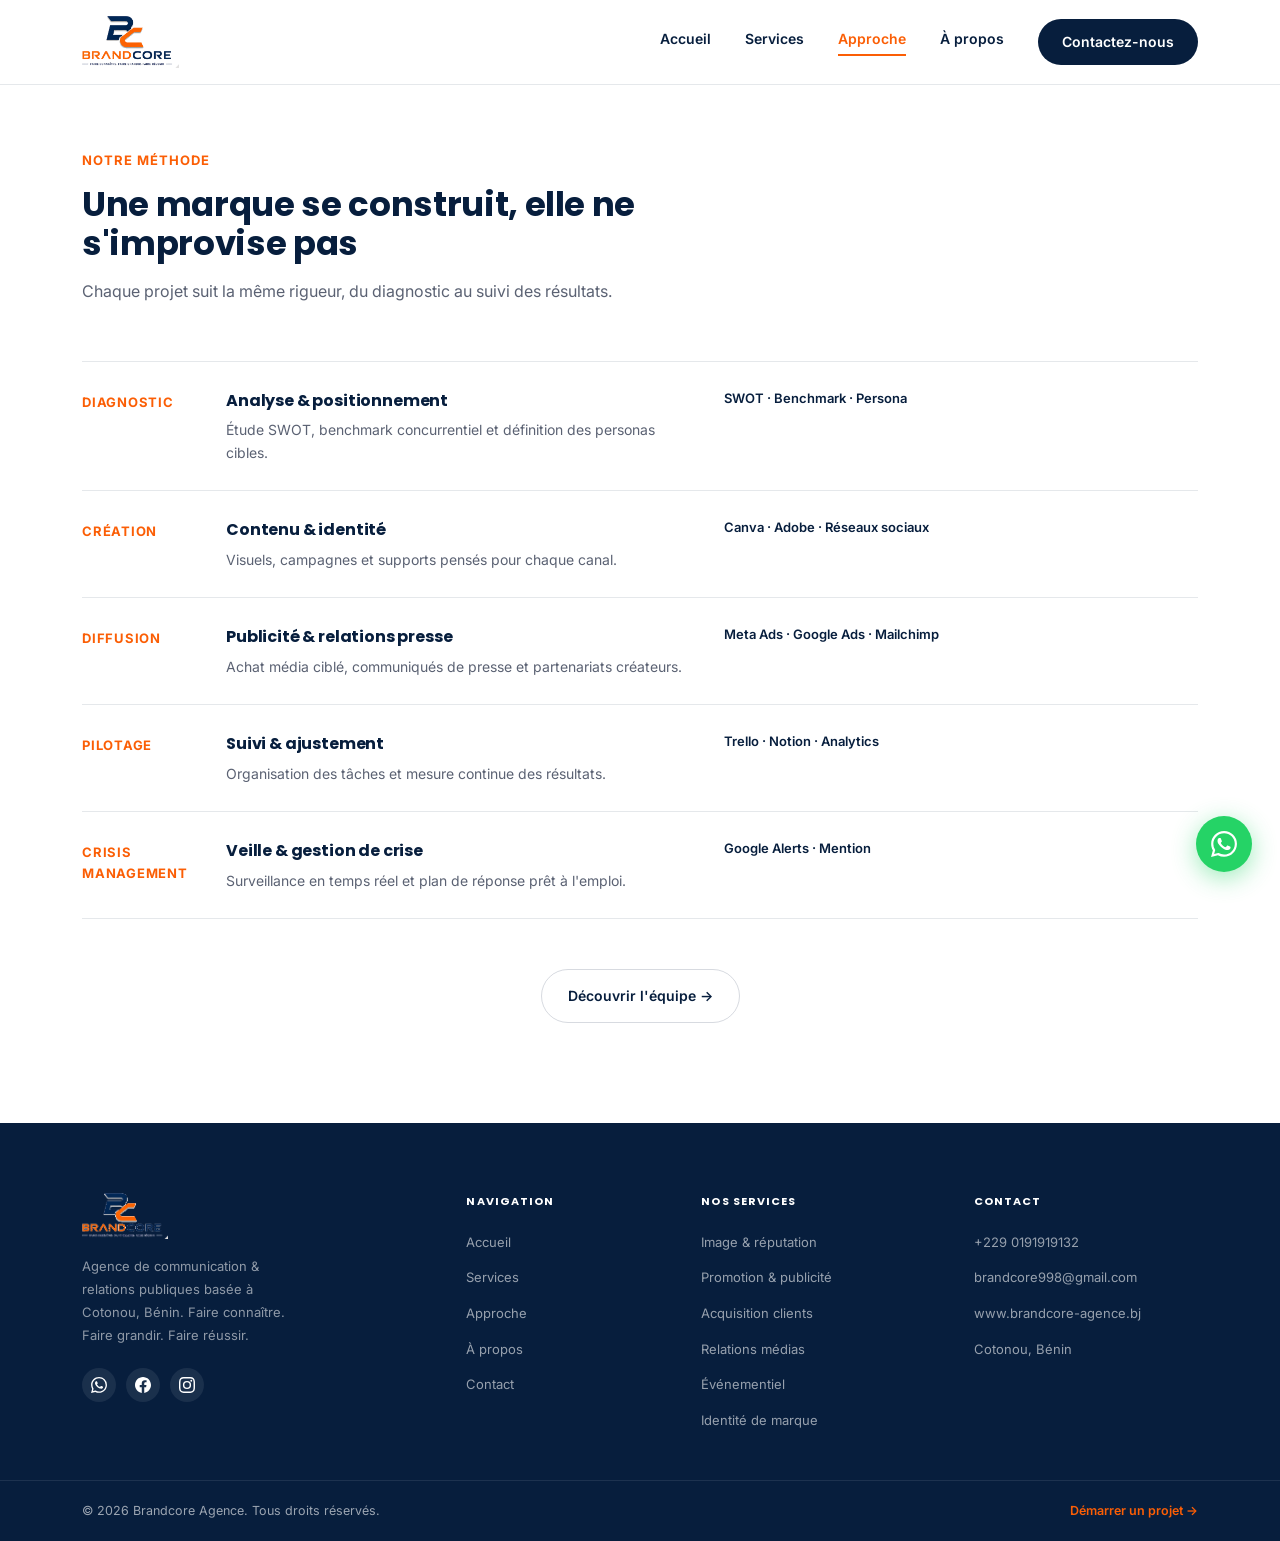
<file: methode.html>
<!DOCTYPE html>
<html lang="fr">
<head>
<meta charset="UTF-8">
<meta name="viewport" content="width=device-width, initial-scale=1.0">
<title>Notre méthode — Brandcore</title>
<meta name="description" content="La méthode Brandcore en cinq étapes : diagnostic, création, diffusion, pilotage, protection.">
<link rel="preconnect" href="https://fonts.googleapis.com">
<link rel="preconnect" href="https://fonts.gstatic.com" crossorigin>
<link href="https://fonts.googleapis.com/css2?family=Poppins:wght@400;500;600;700;800&family=Inter:wght@400;500;600&display=swap" rel="stylesheet">
<link rel="stylesheet" href="style.css?v=2">
</head>
<body>

<header>
  <nav>
    <a href="index.html" class="logo-block" style="text-decoration:none;">
      <img src="logo.png" alt="BrandCore — Faire connaître. Faire grandir. Faire réussir." class="nav-logo-img">
    </a>
    <div class="nav-links" id="navLinks">
      <a href="index.html" class="">Accueil</a>
      <a href="services.html" class="">Services</a>
      <a href="methode.html" class="active">Approche</a>
      <a href="apropos.html" class="">À propos</a>
      <a href="contact.html" class="nav-cta">Contactez-nous</a>
    </div>
    <button class="burger" id="burger" aria-label="Menu"><span></span><span></span><span></span></button>
  </nav>
</header>
<section class="band" style="padding-top:150px;" id="methode">
  <div class="wrap">
    <div class="section-head reveal">
      <span class="eyebrow">Notre méthode</span>
      <h2>Une marque se construit, elle ne s'improvise pas</h2>
      <p>Chaque projet suit la même rigueur, du diagnostic au suivi des résultats.</p>
    </div>
    <div class="method-list reveal">
      <div class="method-row">
        <span class="step">Diagnostic</span>
        <div><h4>Analyse & positionnement</h4><p>Étude SWOT, benchmark concurrentiel et définition des personas cibles.</p></div>
        <div class="tools">SWOT · Benchmark · Persona</div>
      </div>
      <div class="method-row">
        <span class="step">Création</span>
        <div><h4>Contenu & identité</h4><p>Visuels, campagnes et supports pensés pour chaque canal.</p></div>
        <div class="tools">Canva · Adobe · Réseaux sociaux</div>
      </div>
      <div class="method-row">
        <span class="step">Diffusion</span>
        <div><h4>Publicité & relations presse</h4><p>Achat média ciblé, communiqués de presse et partenariats créateurs.</p></div>
        <div class="tools">Meta Ads · Google Ads · Mailchimp</div>
      </div>
      <div class="method-row">
        <span class="step">Pilotage</span>
        <div><h4>Suivi & ajustement</h4><p>Organisation des tâches et mesure continue des résultats.</p></div>
        <div class="tools">Trello · Notion · Analytics</div>
      </div>
      <div class="method-row">
        <span class="step">Crisis Management</span>
        <div><h4>Veille & gestion de crise</h4><p>Surveillance en temps réel et plan de réponse prêt à l'emploi.</p></div>
        <div class="tools">Google Alerts · Mention</div>
      </div>
    </div>
    <div class="reveal" style="text-align:center; margin-top:50px;">
      <a href="apropos.html" class="btn btn-ghost">Découvrir l'équipe →</a>
    </div>
  </div>
</section>
<footer>
  <div class="footer-main">
    <div class="wrap">
      <div class="footer-grid">

        <div class="footer-brand">
          <img src="logo.png" alt="BrandCore" class="footer-logo">
          <p class="footer-desc">Agence de communication &amp; relations publiques basée à Cotonou, Bénin. Faire connaître. Faire grandir. Faire réussir.</p>
          <div class="socials">
            <a href="https://wa.me/2290191919132" aria-label="WhatsApp" target="_blank" rel="noopener">
              <svg xmlns="http://www.w3.org/2000/svg" viewBox="0 0 24 24" fill="currentColor" width="16" height="16"><path d="M17.472 14.382c-.297-.149-1.758-.867-2.03-.967-.273-.099-.471-.148-.67.15-.197.297-.767.966-.94 1.164-.173.199-.347.223-.644.075-.297-.15-1.255-.463-2.39-1.475-.883-.788-1.48-1.761-1.653-2.059-.173-.297-.018-.458.13-.606.134-.133.298-.347.446-.52.149-.174.198-.298.298-.497.099-.198.05-.371-.025-.52-.075-.149-.669-1.612-.916-2.207-.242-.579-.487-.5-.669-.51-.173-.008-.371-.01-.57-.01-.198 0-.52.074-.792.372-.272.297-1.04 1.016-1.04 2.479 0 1.462 1.065 2.875 1.213 3.074.149.198 2.096 3.2 5.077 4.487.709.306 1.262.489 1.694.625.712.227 1.36.195 1.871.118.571-.085 1.758-.719 2.006-1.413.248-.694.248-1.289.173-1.413-.074-.124-.272-.198-.57-.347m-5.421 7.403h-.004a9.87 9.87 0 01-5.031-1.378l-.361-.214-3.741.982.998-3.648-.235-.374a9.86 9.86 0 01-1.51-5.26c.001-5.45 4.436-9.884 9.888-9.884 2.64 0 5.122 1.03 6.988 2.898a9.825 9.825 0 012.893 6.994c-.003 5.45-4.437 9.884-9.885 9.884m8.413-18.297A11.815 11.815 0 0012.05 0C5.495 0 .16 5.335.157 11.892c0 2.096.547 4.142 1.588 5.945L.057 24l6.305-1.654a11.882 11.882 0 005.683 1.448h.005c6.554 0 11.89-5.335 11.893-11.893a11.821 11.821 0 00-3.48-8.413z"/></svg>
            </a>
            <a href="https://www.facebook.com/profile.php?id=61591853156836" aria-label="Facebook" target="_blank" rel="noopener">
              <svg xmlns="http://www.w3.org/2000/svg" viewBox="0 0 24 24" fill="currentColor" width="16" height="16"><path d="M24 12.073c0-6.627-5.373-12-12-12s-12 5.373-12 12c0 5.99 4.388 10.954 10.125 11.854v-8.385H7.078v-3.47h3.047V9.43c0-3.007 1.792-4.669 4.533-4.669 1.312 0 2.686.235 2.686.235v2.953H15.83c-1.491 0-1.956.925-1.956 1.874v2.25h3.328l-.532 3.47h-2.796v8.385C19.612 23.027 24 18.062 24 12.073z"/></svg>
            </a>
            <a href="https://www.instagram.com/brandcore3?igsh=eTZxMmdkZ2dzeWFv" aria-label="Instagram" target="_blank" rel="noopener">
              <svg xmlns="http://www.w3.org/2000/svg" viewBox="0 0 24 24" fill="currentColor" width="16" height="16"><path d="M12 2.163c3.204 0 3.584.012 4.85.07 3.252.148 4.771 1.691 4.919 4.919.058 1.265.069 1.645.069 4.849 0 3.205-.012 3.584-.069 4.849-.149 3.225-1.664 4.771-4.919 4.919-1.266.058-1.644.07-4.85.07-3.204 0-3.584-.012-4.849-.07-3.26-.149-4.771-1.699-4.919-4.92-.058-1.265-.07-1.644-.07-4.849 0-3.204.013-3.583.07-4.849.149-3.227 1.664-4.771 4.919-4.919 1.266-.057 1.645-.069 4.849-.069zM12 0C8.741 0 8.333.014 7.053.072 2.695.272.273 2.69.073 7.052.014 8.333 0 8.741 0 12c0 3.259.014 3.668.072 4.948.2 4.358 2.618 6.78 6.98 6.98C8.333 23.986 8.741 24 12 24c3.259 0 3.668-.014 4.948-.072 4.354-.2 6.782-2.618 6.979-6.98.059-1.28.073-1.689.073-4.948 0-3.259-.014-3.667-.072-4.947-.196-4.354-2.617-6.78-6.979-6.98C15.668.014 15.259 0 12 0zm0 5.838a6.162 6.162 0 100 12.324 6.162 6.162 0 000-12.324zM12 16a4 4 0 110-8 4 4 0 010 8zm6.406-11.845a1.44 1.44 0 100 2.881 1.44 1.44 0 000-2.881z"/></svg>
            </a>
          </div>
        </div>

        <div class="footer-col">
          <h4 class="footer-col-title">Navigation</h4>
          <ul>
            <li><a href="index.html">Accueil</a></li>
            <li><a href="services.html">Services</a></li>
            <li><a href="methode.html">Approche</a></li>
            <li><a href="apropos.html">À propos</a></li>
            <li><a href="contact.html">Contact</a></li>
          </ul>
        </div>

        <div class="footer-col">
          <h4 class="footer-col-title">Nos services</h4>
          <ul>
            <li><a href="services.html">Image &amp; réputation</a></li>
            <li><a href="services.html">Promotion &amp; publicité</a></li>
            <li><a href="services.html">Acquisition clients</a></li>
            <li><a href="services.html">Relations médias</a></li>
            <li><a href="services.html">Événementiel</a></li>
            <li><a href="services.html">Identité de marque</a></li>
          </ul>
        </div>

        <div class="footer-col">
          <h4 class="footer-col-title">Contact</h4>
          <ul>
            <li><a href="tel:+2290191919132">+229 0191919132</a></li>
            <li><a href="mailto:brandcore998@gmail.com">brandcore998@gmail.com</a></li>
            <li><a href="https://www.brandcore-agence.bj" target="_blank" rel="noopener">www.brandcore-agence.bj</a></li>
            <li><span>Cotonou, Bénin</span></li>
          </ul>
        </div>

      </div>
    </div>
  </div>
  <div class="footer-bar">
    <div class="wrap">
      <span>© 2026 Brandcore Agence. Tous droits réservés.</span>
      <a href="contact.html">Démarrer un projet →</a>
    </div>
  </div>
</footer>
<script>
  const burger = document.getElementById('burger');
  const navLinks = document.getElementById('navLinks');
  burger.addEventListener('click', () => navLinks.classList.toggle('open'));
  navLinks.querySelectorAll('a').forEach(a => a.addEventListener('click', () => navLinks.classList.remove('open')));

  const observer = new IntersectionObserver((entries) => {
    entries.forEach(e => { if(e.isIntersecting){ e.target.classList.add('show'); } });
  }, { threshold: 0.15 });
  document.querySelectorAll('.reveal').forEach(el => observer.observe(el));
</script>

<a href="https://wa.me/2290191919132" class="wa-float" target="_blank" rel="noopener" aria-label="Nous écrire sur WhatsApp">
  <svg xmlns="http://www.w3.org/2000/svg" viewBox="0 0 24 24" fill="currentColor" width="26" height="26"><path d="M17.472 14.382c-.297-.149-1.758-.867-2.03-.967-.273-.099-.471-.148-.67.15-.197.297-.767.966-.94 1.164-.173.199-.347.223-.644.075-.297-.15-1.255-.463-2.39-1.475-.883-.788-1.48-1.761-1.653-2.059-.173-.297-.018-.458.13-.606.134-.133.298-.347.446-.52.149-.174.198-.298.298-.497.099-.198.05-.371-.025-.52-.075-.149-.669-1.612-.916-2.207-.242-.579-.487-.5-.669-.51-.173-.008-.371-.01-.57-.01-.198 0-.52.074-.792.372-.272.297-1.04 1.016-1.04 2.479 0 1.462 1.065 2.875 1.213 3.074.149.198 2.096 3.2 5.077 4.487.709.306 1.262.489 1.694.625.712.227 1.36.195 1.871.118.571-.085 1.758-.719 2.006-1.413.248-.694.248-1.289.173-1.413-.074-.124-.272-.198-.57-.347m-5.421 7.403h-.004a9.87 9.87 0 01-5.031-1.378l-.361-.214-3.741.982.998-3.648-.235-.374a9.86 9.86 0 01-1.51-5.26c.001-5.45 4.436-9.884 9.888-9.884 2.64 0 5.122 1.03 6.988 2.898a9.825 9.825 0 012.893 6.994c-.003 5.45-4.437 9.884-9.885 9.884m8.413-18.297A11.815 11.815 0 0012.05 0C5.495 0 .16 5.335.157 11.892c0 2.096.547 4.142 1.588 5.945L.057 24l6.305-1.654a11.882 11.882 0 005.683 1.448h.005c6.554 0 11.89-5.335 11.893-11.893a11.821 11.821 0 00-3.48-8.413z"/></svg>
</a>
</body>
</html>
</file>
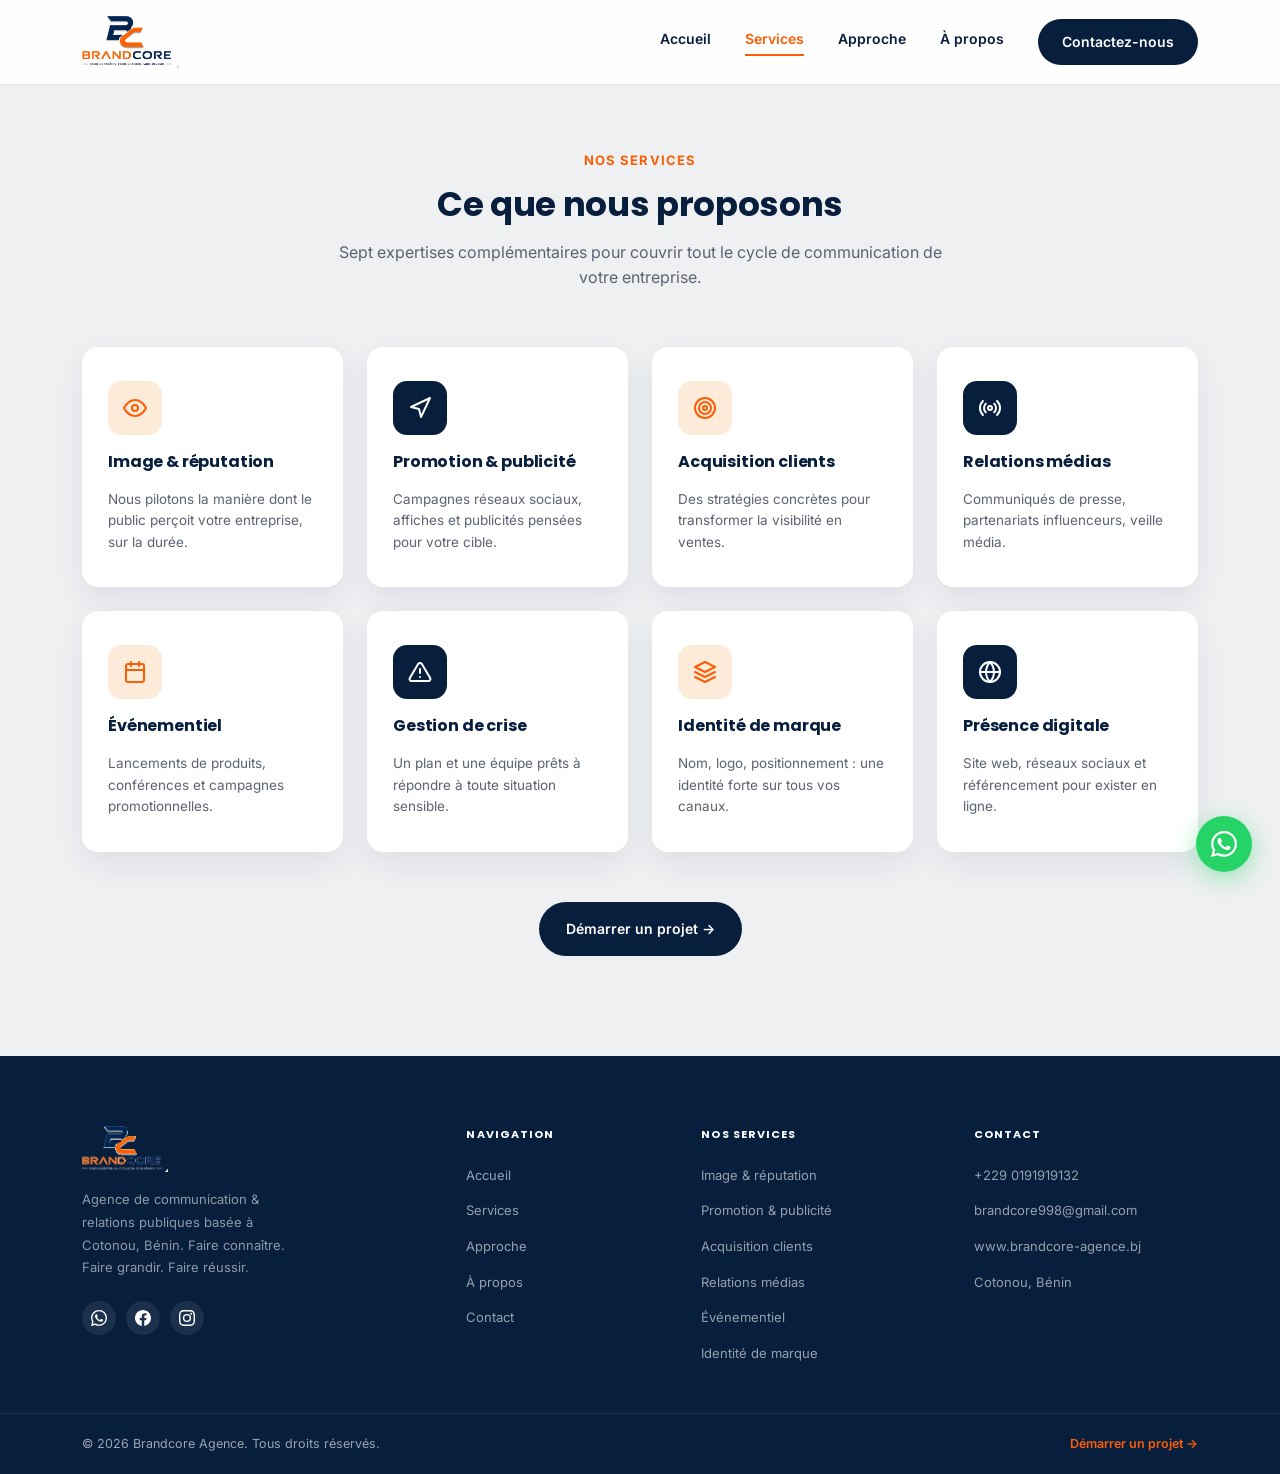
<file: services.html>
<!DOCTYPE html>
<html lang="fr">
<head>
<meta charset="UTF-8">
<meta name="viewport" content="width=device-width, initial-scale=1.0">
<title>Services — Brandcore</title>
<meta name="description" content="Découvrez les sept services de communication et relations publiques proposés par Brandcore.">
<link rel="preconnect" href="https://fonts.googleapis.com">
<link rel="preconnect" href="https://fonts.gstatic.com" crossorigin>
<link href="https://fonts.googleapis.com/css2?family=Poppins:wght@400;500;600;700;800&family=Inter:wght@400;500;600&display=swap" rel="stylesheet">
<link rel="stylesheet" href="style.css?v=2">
</head>
<body>

<header>
  <nav>
    <a href="index.html" class="logo-block" style="text-decoration:none;">
      <img src="logo.png" alt="BrandCore — Faire connaître. Faire grandir. Faire réussir." class="nav-logo-img">
    </a>
    <div class="nav-links" id="navLinks">
      <a href="index.html" class="">Accueil</a>
      <a href="services.html" class="active">Services</a>
      <a href="methode.html" class="">Approche</a>
      <a href="apropos.html" class="">À propos</a>
      <a href="contact.html" class="nav-cta">Contactez-nous</a>
    </div>
    <button class="burger" id="burger" aria-label="Menu"><span></span><span></span><span></span></button>
  </nav>
</header>
<section class="band alt" style="padding-top:150px;" id="services">
  <div class="wrap">
    <div class="section-head center reveal">
      <span class="eyebrow">Nos services</span>
      <h2>Ce que nous proposons</h2>
      <p>Sept expertises complémentaires pour couvrir tout le cycle de communication de votre entreprise.</p>
    </div>
    <div class="services-grid reveal">
      <div class="service-card">
        <div class="service-icon orange">
          <svg xmlns="http://www.w3.org/2000/svg" width="24" height="24" viewBox="0 0 24 24" fill="none" stroke="currentColor" stroke-width="2" stroke-linecap="round" stroke-linejoin="round"><path d="M1 12s4-8 11-8 11 8 11 8-4 8-11 8-11-8-11-8z"/><circle cx="12" cy="12" r="3"/></svg>
        </div>
        <h3>Image & réputation</h3>
        <p>Nous pilotons la manière dont le public perçoit votre entreprise, sur la durée.</p>
      </div>
      <div class="service-card">
        <div class="service-icon navy">
          <svg xmlns="http://www.w3.org/2000/svg" width="24" height="24" viewBox="0 0 24 24" fill="none" stroke="currentColor" stroke-width="2" stroke-linecap="round" stroke-linejoin="round"><path d="M3 11l19-9-9 19-2-8-8-2z"/></svg>
        </div>
        <h3>Promotion & publicité</h3>
        <p>Campagnes réseaux sociaux, affiches et publicités pensées pour votre cible.</p>
      </div>
      <div class="service-card">
        <div class="service-icon orange">
          <svg xmlns="http://www.w3.org/2000/svg" width="24" height="24" viewBox="0 0 24 24" fill="none" stroke="currentColor" stroke-width="2" stroke-linecap="round" stroke-linejoin="round"><circle cx="12" cy="12" r="10"/><circle cx="12" cy="12" r="6"/><circle cx="12" cy="12" r="2"/></svg>
        </div>
        <h3>Acquisition clients</h3>
        <p>Des stratégies concrètes pour transformer la visibilité en ventes.</p>
      </div>
      <div class="service-card">
        <div class="service-icon navy">
          <svg xmlns="http://www.w3.org/2000/svg" width="24" height="24" viewBox="0 0 24 24" fill="none" stroke="currentColor" stroke-width="2" stroke-linecap="round" stroke-linejoin="round"><circle cx="12" cy="12" r="2"/><path d="M16.24 7.76a6 6 0 0 1 0 8.49m-8.48-.01a6 6 0 0 1 0-8.49m11.31-2.82a10 10 0 0 1 0 14.14m-14.14 0a10 10 0 0 1 0-14.14"/></svg>
        </div>
        <h3>Relations médias</h3>
        <p>Communiqués de presse, partenariats influenceurs, veille média.</p>
      </div>
      <div class="service-card">
        <div class="service-icon orange">
          <svg xmlns="http://www.w3.org/2000/svg" width="24" height="24" viewBox="0 0 24 24" fill="none" stroke="currentColor" stroke-width="2" stroke-linecap="round" stroke-linejoin="round"><rect x="3" y="4" width="18" height="18" rx="2" ry="2"/><line x1="16" y1="2" x2="16" y2="6"/><line x1="8" y1="2" x2="8" y2="6"/><line x1="3" y1="10" x2="21" y2="10"/></svg>
        </div>
        <h3>Événementiel</h3>
        <p>Lancements de produits, conférences et campagnes promotionnelles.</p>
      </div>
      <div class="service-card">
        <div class="service-icon navy">
          <svg xmlns="http://www.w3.org/2000/svg" width="24" height="24" viewBox="0 0 24 24" fill="none" stroke="currentColor" stroke-width="2" stroke-linecap="round" stroke-linejoin="round"><path d="M10.29 3.86L1.82 18a2 2 0 0 0 1.71 3h16.94a2 2 0 0 0 1.71-3L13.71 3.86a2 2 0 0 0-3.42 0z"/><line x1="12" y1="9" x2="12" y2="13"/><line x1="12" y1="17" x2="12.01" y2="17"/></svg>
        </div>
        <h3>Gestion de crise</h3>
        <p>Un plan et une équipe prêts à répondre à toute situation sensible.</p>
      </div>
      <div class="service-card">
        <div class="service-icon orange">
          <svg xmlns="http://www.w3.org/2000/svg" width="24" height="24" viewBox="0 0 24 24" fill="none" stroke="currentColor" stroke-width="2" stroke-linecap="round" stroke-linejoin="round"><polygon points="12 2 2 7 12 12 22 7 12 2"/><polyline points="2 17 12 22 22 17"/><polyline points="2 12 12 17 22 12"/></svg>
        </div>
        <h3>Identité de marque</h3>
        <p>Nom, logo, positionnement : une identité forte sur tous vos canaux.</p>
      </div>
      <div class="service-card">
        <div class="service-icon navy">
          <svg xmlns="http://www.w3.org/2000/svg" width="24" height="24" viewBox="0 0 24 24" fill="none" stroke="currentColor" stroke-width="2" stroke-linecap="round" stroke-linejoin="round"><circle cx="12" cy="12" r="10"/><line x1="2" y1="12" x2="22" y2="12"/><path d="M12 2a15.3 15.3 0 0 1 4 10 15.3 15.3 0 0 1-4 10 15.3 15.3 0 0 1-4-10 15.3 15.3 0 0 1 4-10z"/></svg>
        </div>
        <h3>Présence digitale</h3>
        <p>Site web, réseaux sociaux et référencement pour exister en ligne.</p>
      </div>
    </div>
    <div class="reveal" style="text-align:center; margin-top:50px;">
      <a href="contact.html" class="btn btn-primary">Démarrer un projet →</a>
    </div>
  </div>
</section>
<footer>
  <div class="footer-main">
    <div class="wrap">
      <div class="footer-grid">

        <div class="footer-brand">
          <img src="logo.png" alt="BrandCore" class="footer-logo">
          <p class="footer-desc">Agence de communication &amp; relations publiques basée à Cotonou, Bénin. Faire connaître. Faire grandir. Faire réussir.</p>
          <div class="socials">
            <a href="https://wa.me/2290191919132" aria-label="WhatsApp" target="_blank" rel="noopener">
              <svg xmlns="http://www.w3.org/2000/svg" viewBox="0 0 24 24" fill="currentColor" width="16" height="16"><path d="M17.472 14.382c-.297-.149-1.758-.867-2.03-.967-.273-.099-.471-.148-.67.15-.197.297-.767.966-.94 1.164-.173.199-.347.223-.644.075-.297-.15-1.255-.463-2.39-1.475-.883-.788-1.48-1.761-1.653-2.059-.173-.297-.018-.458.13-.606.134-.133.298-.347.446-.52.149-.174.198-.298.298-.497.099-.198.05-.371-.025-.52-.075-.149-.669-1.612-.916-2.207-.242-.579-.487-.5-.669-.51-.173-.008-.371-.01-.57-.01-.198 0-.52.074-.792.372-.272.297-1.04 1.016-1.04 2.479 0 1.462 1.065 2.875 1.213 3.074.149.198 2.096 3.2 5.077 4.487.709.306 1.262.489 1.694.625.712.227 1.36.195 1.871.118.571-.085 1.758-.719 2.006-1.413.248-.694.248-1.289.173-1.413-.074-.124-.272-.198-.57-.347m-5.421 7.403h-.004a9.87 9.87 0 01-5.031-1.378l-.361-.214-3.741.982.998-3.648-.235-.374a9.86 9.86 0 01-1.51-5.26c.001-5.45 4.436-9.884 9.888-9.884 2.64 0 5.122 1.03 6.988 2.898a9.825 9.825 0 012.893 6.994c-.003 5.45-4.437 9.884-9.885 9.884m8.413-18.297A11.815 11.815 0 0012.05 0C5.495 0 .16 5.335.157 11.892c0 2.096.547 4.142 1.588 5.945L.057 24l6.305-1.654a11.882 11.882 0 005.683 1.448h.005c6.554 0 11.89-5.335 11.893-11.893a11.821 11.821 0 00-3.48-8.413z"/></svg>
            </a>
            <a href="https://www.facebook.com/profile.php?id=61591853156836" aria-label="Facebook" target="_blank" rel="noopener">
              <svg xmlns="http://www.w3.org/2000/svg" viewBox="0 0 24 24" fill="currentColor" width="16" height="16"><path d="M24 12.073c0-6.627-5.373-12-12-12s-12 5.373-12 12c0 5.99 4.388 10.954 10.125 11.854v-8.385H7.078v-3.47h3.047V9.43c0-3.007 1.792-4.669 4.533-4.669 1.312 0 2.686.235 2.686.235v2.953H15.83c-1.491 0-1.956.925-1.956 1.874v2.25h3.328l-.532 3.47h-2.796v8.385C19.612 23.027 24 18.062 24 12.073z"/></svg>
            </a>
            <a href="https://www.instagram.com/brandcore3?igsh=eTZxMmdkZ2dzeWFv" aria-label="Instagram" target="_blank" rel="noopener">
              <svg xmlns="http://www.w3.org/2000/svg" viewBox="0 0 24 24" fill="currentColor" width="16" height="16"><path d="M12 2.163c3.204 0 3.584.012 4.85.07 3.252.148 4.771 1.691 4.919 4.919.058 1.265.069 1.645.069 4.849 0 3.205-.012 3.584-.069 4.849-.149 3.225-1.664 4.771-4.919 4.919-1.266.058-1.644.07-4.85.07-3.204 0-3.584-.012-4.849-.07-3.26-.149-4.771-1.699-4.919-4.92-.058-1.265-.07-1.644-.07-4.849 0-3.204.013-3.583.07-4.849.149-3.227 1.664-4.771 4.919-4.919 1.266-.057 1.645-.069 4.849-.069zM12 0C8.741 0 8.333.014 7.053.072 2.695.272.273 2.69.073 7.052.014 8.333 0 8.741 0 12c0 3.259.014 3.668.072 4.948.2 4.358 2.618 6.78 6.98 6.98C8.333 23.986 8.741 24 12 24c3.259 0 3.668-.014 4.948-.072 4.354-.2 6.782-2.618 6.979-6.98.059-1.28.073-1.689.073-4.948 0-3.259-.014-3.667-.072-4.947-.196-4.354-2.617-6.78-6.979-6.98C15.668.014 15.259 0 12 0zm0 5.838a6.162 6.162 0 100 12.324 6.162 6.162 0 000-12.324zM12 16a4 4 0 110-8 4 4 0 010 8zm6.406-11.845a1.44 1.44 0 100 2.881 1.44 1.44 0 000-2.881z"/></svg>
            </a>
          </div>
        </div>

        <div class="footer-col">
          <h4 class="footer-col-title">Navigation</h4>
          <ul>
            <li><a href="index.html">Accueil</a></li>
            <li><a href="services.html">Services</a></li>
            <li><a href="methode.html">Approche</a></li>
            <li><a href="apropos.html">À propos</a></li>
            <li><a href="contact.html">Contact</a></li>
          </ul>
        </div>

        <div class="footer-col">
          <h4 class="footer-col-title">Nos services</h4>
          <ul>
            <li><a href="services.html">Image &amp; réputation</a></li>
            <li><a href="services.html">Promotion &amp; publicité</a></li>
            <li><a href="services.html">Acquisition clients</a></li>
            <li><a href="services.html">Relations médias</a></li>
            <li><a href="services.html">Événementiel</a></li>
            <li><a href="services.html">Identité de marque</a></li>
          </ul>
        </div>

        <div class="footer-col">
          <h4 class="footer-col-title">Contact</h4>
          <ul>
            <li><a href="tel:+2290191919132">+229 0191919132</a></li>
            <li><a href="mailto:brandcore998@gmail.com">brandcore998@gmail.com</a></li>
            <li><a href="https://www.brandcore-agence.bj" target="_blank" rel="noopener">www.brandcore-agence.bj</a></li>
            <li><span>Cotonou, Bénin</span></li>
          </ul>
        </div>

      </div>
    </div>
  </div>
  <div class="footer-bar">
    <div class="wrap">
      <span>© 2026 Brandcore Agence. Tous droits réservés.</span>
      <a href="contact.html">Démarrer un projet →</a>
    </div>
  </div>
</footer>
<script>
  const burger = document.getElementById('burger');
  const navLinks = document.getElementById('navLinks');
  burger.addEventListener('click', () => navLinks.classList.toggle('open'));
  navLinks.querySelectorAll('a').forEach(a => a.addEventListener('click', () => navLinks.classList.remove('open')));

  const observer = new IntersectionObserver((entries) => {
    entries.forEach(e => { if(e.isIntersecting){ e.target.classList.add('show'); } });
  }, { threshold: 0.15 });
  document.querySelectorAll('.reveal').forEach(el => observer.observe(el));
</script>

<a href="https://wa.me/2290191919132" class="wa-float" target="_blank" rel="noopener" aria-label="Nous écrire sur WhatsApp">
  <svg xmlns="http://www.w3.org/2000/svg" viewBox="0 0 24 24" fill="currentColor" width="26" height="26"><path d="M17.472 14.382c-.297-.149-1.758-.867-2.03-.967-.273-.099-.471-.148-.67.15-.197.297-.767.966-.94 1.164-.173.199-.347.223-.644.075-.297-.15-1.255-.463-2.39-1.475-.883-.788-1.48-1.761-1.653-2.059-.173-.297-.018-.458.13-.606.134-.133.298-.347.446-.52.149-.174.198-.298.298-.497.099-.198.05-.371-.025-.52-.075-.149-.669-1.612-.916-2.207-.242-.579-.487-.5-.669-.51-.173-.008-.371-.01-.57-.01-.198 0-.52.074-.792.372-.272.297-1.04 1.016-1.04 2.479 0 1.462 1.065 2.875 1.213 3.074.149.198 2.096 3.2 5.077 4.487.709.306 1.262.489 1.694.625.712.227 1.36.195 1.871.118.571-.085 1.758-.719 2.006-1.413.248-.694.248-1.289.173-1.413-.074-.124-.272-.198-.57-.347m-5.421 7.403h-.004a9.87 9.87 0 01-5.031-1.378l-.361-.214-3.741.982.998-3.648-.235-.374a9.86 9.86 0 01-1.51-5.26c.001-5.45 4.436-9.884 9.888-9.884 2.64 0 5.122 1.03 6.988 2.898a9.825 9.825 0 012.893 6.994c-.003 5.45-4.437 9.884-9.885 9.884m8.413-18.297A11.815 11.815 0 0012.05 0C5.495 0 .16 5.335.157 11.892c0 2.096.547 4.142 1.588 5.945L.057 24l6.305-1.654a11.882 11.882 0 005.683 1.448h.005c6.554 0 11.89-5.335 11.893-11.893a11.821 11.821 0 00-3.48-8.413z"/></svg>
</a>
</body>
</html>
</file>
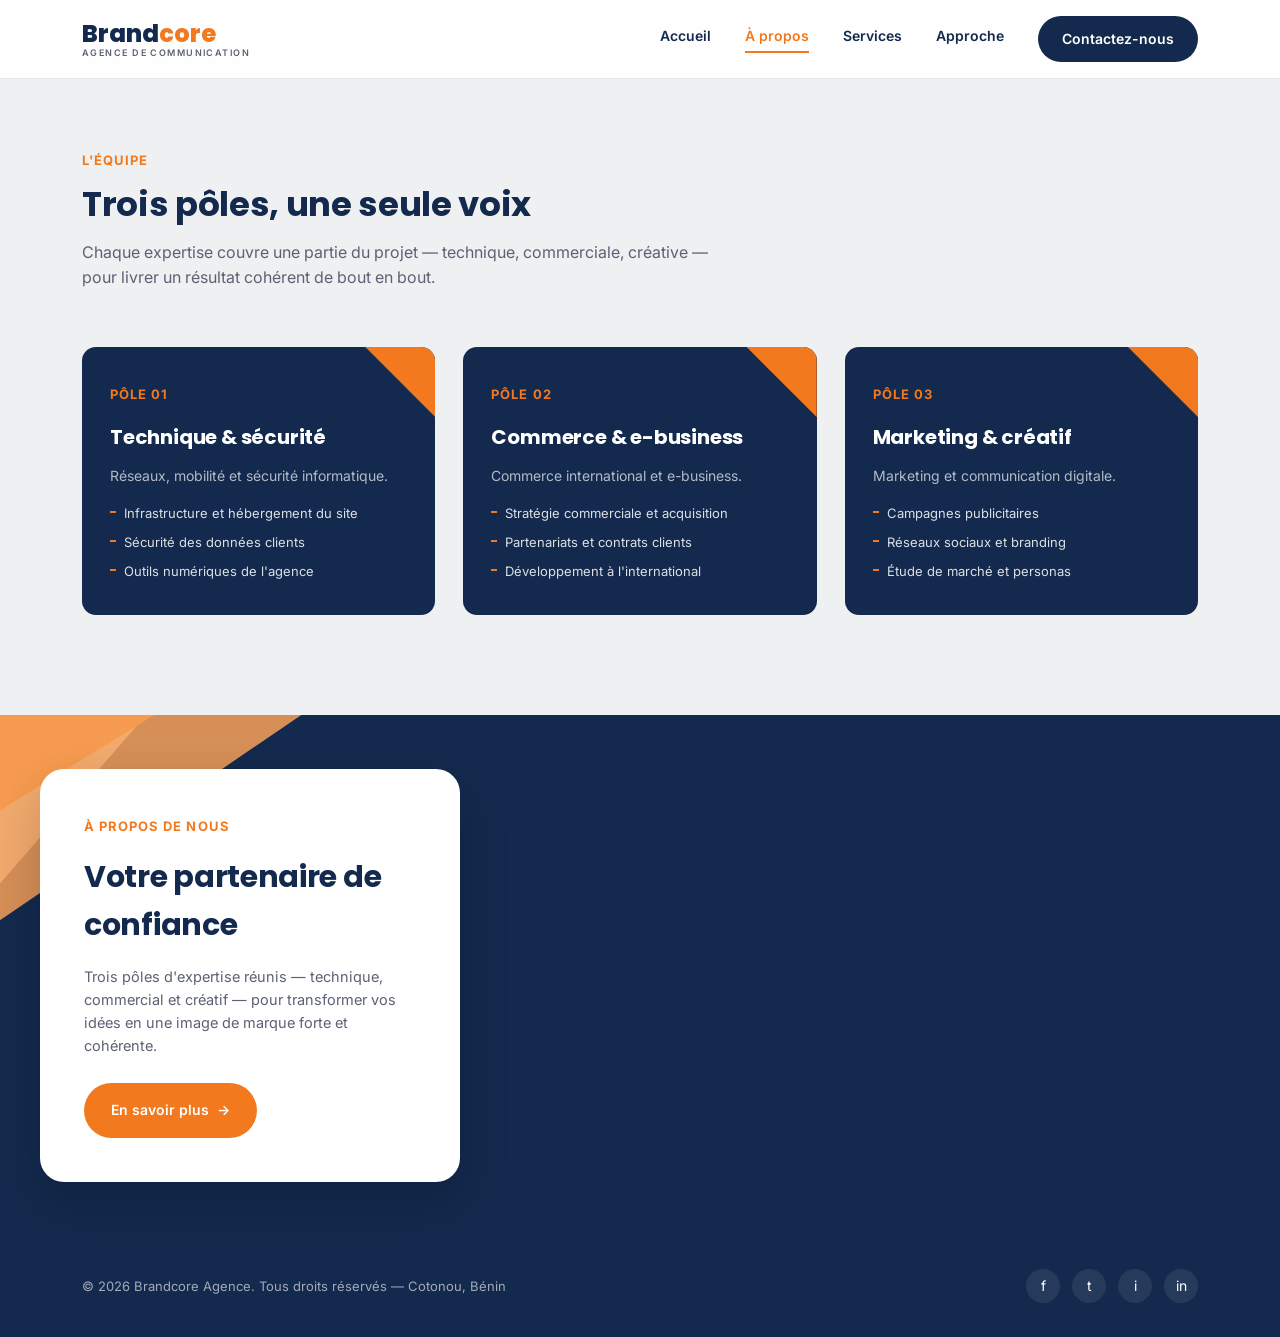
<file: site/apropos.html>
<!DOCTYPE html>
<html lang="fr">
<head>
<meta charset="UTF-8">
<meta name="viewport" content="width=device-width, initial-scale=1.0">
<title>À propos — Brandcore</title>
<meta name="description" content="Découvrez l'équipe Brandcore : trois pôles d'expertise réunis autour d'un même projet.">
<link rel="preconnect" href="https://fonts.googleapis.com">
<link rel="preconnect" href="https://fonts.gstatic.com" crossorigin>
<link href="https://fonts.googleapis.com/css2?family=Poppins:wght@400;500;600;700;800&family=Inter:wght@400;500;600&display=swap" rel="stylesheet">
<link rel="stylesheet" href="style.css">
</head>
<body>

<header>
  <nav>
    <a href="index.html" class="logo-block" style="text-decoration:none;">
      <div class="logo">Brand<span>core</span></div>
      <div class="tagline">Agence de communication</div>
    </a>
    <div class="nav-links" id="navLinks">
      <a href="index.html" class="">Accueil</a>
      <a href="apropos.html" class="active">À propos</a>
      <a href="services.html" class="">Services</a>
      <a href="methode.html" class="">Approche</a>
      <a href="contact.html" class="nav-cta">Contactez-nous</a>
    </div>
    <button class="burger" id="burger" aria-label="Menu"><span></span><span></span><span></span></button>
  </nav>
</header>
<section class="band alt" style="padding-top:150px;" id="equipe">
  <div class="wrap">
    <div class="section-head reveal">
      <span class="eyebrow">L'équipe</span>
      <h2>Trois pôles, une seule voix</h2>
      <p>Chaque expertise couvre une partie du projet — technique, commerciale, créative — pour livrer un résultat cohérent de bout en bout.</p>
    </div>
    <div class="team-grid reveal">
      <div class="team-card">
        <span class="num">PÔLE 01</span>
        <h3>Technique & sécurité</h3>
        <p>Réseaux, mobilité et sécurité informatique.</p>
        <ul>
          <li>Infrastructure et hébergement du site</li>
          <li>Sécurité des données clients</li>
          <li>Outils numériques de l'agence</li>
        </ul>
      </div>
      <div class="team-card">
        <span class="num">PÔLE 02</span>
        <h3>Commerce & e-business</h3>
        <p>Commerce international et e-business.</p>
        <ul>
          <li>Stratégie commerciale et acquisition</li>
          <li>Partenariats et contrats clients</li>
          <li>Développement à l'international</li>
        </ul>
      </div>
      <div class="team-card">
        <span class="num">PÔLE 03</span>
        <h3>Marketing & créatif</h3>
        <p>Marketing et communication digitale.</p>
        <ul>
          <li>Campagnes publicitaires</li>
          <li>Réseaux sociaux et branding</li>
          <li>Étude de marché et personas</li>
        </ul>
      </div>
    </div>
  </div>
</section>

<section class="split-left" id="apropos">
  <div class="graphic-bg">
    <svg viewBox="0 0 700 700" preserveAspectRatio="xMidYMid slice" xmlns="http://www.w3.org/2000/svg">
      <rect width="700" height="700" fill="#132A4E"/>
      <polygon points="0,0 260,0 0,300" fill="#EFF0F2" opacity="0.9"/>
      <polygon points="0,90 340,0 420,0 0,260" fill="#F2791D"/>
      <polygon points="0,180 420,0 470,0 0,320" fill="#F7A159" opacity="0.85"/>
    </svg>
  </div>
  <div class="about-card reveal">
    <span class="eyebrow">À propos de nous</span>
    <h2>Votre partenaire de confiance</h2>
    <p>Trois pôles d'expertise réunis — technique, commercial et créatif — pour transformer vos idées en une image de marque forte et cohérente.</p>
    <a href="methode.html" class="btn btn-orange">En savoir plus <span>→</span></a>
  </div>
</section>
<footer>
  <div class="wrap">
    <div>© 2026 Brandcore Agence. Tous droits réservés — Cotonou, Bénin</div>
    <div class="socials">
      <a href="#" aria-label="Facebook">f</a>
      <a href="#" aria-label="Twitter">t</a>
      <a href="#" aria-label="Instagram">i</a>
      <a href="#" aria-label="LinkedIn">in</a>
    </div>
  </div>
</footer>
<script>
  const burger = document.getElementById('burger');
  const navLinks = document.getElementById('navLinks');
  burger.addEventListener('click', () => navLinks.classList.toggle('open'));
  navLinks.querySelectorAll('a').forEach(a => a.addEventListener('click', () => navLinks.classList.remove('open')));

  const observer = new IntersectionObserver((entries) => {
    entries.forEach(e => { if(e.isIntersecting){ e.target.classList.add('show'); } });
  }, { threshold: 0.15 });
  document.querySelectorAll('.reveal').forEach(el => observer.observe(el));
</script>

</body>
</html>
</file>
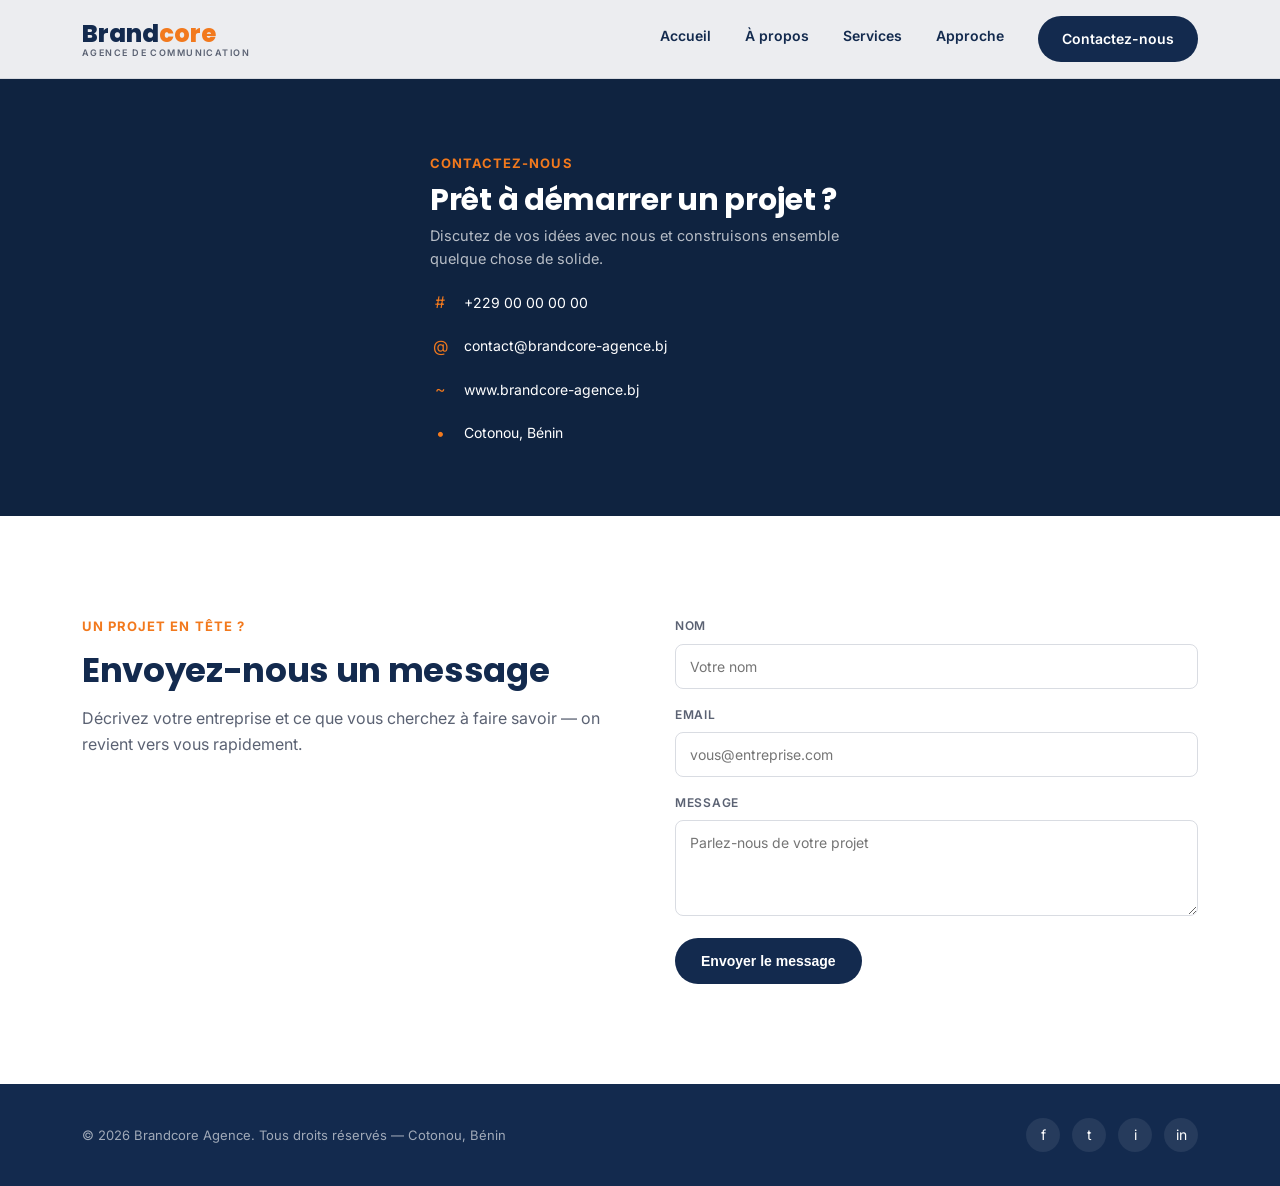
<file: site/contact.html>
<!DOCTYPE html>
<html lang="fr">
<head>
<meta charset="UTF-8">
<meta name="viewport" content="width=device-width, initial-scale=1.0">
<title>Contact — Brandcore</title>
<meta name="description" content="Contactez l'agence Brandcore à Cotonou pour démarrer votre projet de communication.">
<link rel="preconnect" href="https://fonts.googleapis.com">
<link rel="preconnect" href="https://fonts.gstatic.com" crossorigin>
<link href="https://fonts.googleapis.com/css2?family=Poppins:wght@400;500;600;700;800&family=Inter:wght@400;500;600&display=swap" rel="stylesheet">
<link rel="stylesheet" href="style.css">
</head>
<body>

<header>
  <nav>
    <a href="index.html" class="logo-block" style="text-decoration:none;">
      <div class="logo">Brand<span>core</span></div>
      <div class="tagline">Agence de communication</div>
    </a>
    <div class="nav-links" id="navLinks">
      <a href="index.html" class="">Accueil</a>
      <a href="apropos.html" class="">À propos</a>
      <a href="services.html" class="">Services</a>
      <a href="methode.html" class="">Approche</a>
      <a href="contact.html" class="nav-cta">Contactez-nous</a>
    </div>
    <button class="burger" id="burger" aria-label="Menu"><span></span><span></span><span></span></button>
  </nav>
</header>
<section class="split-right" style="padding-top:150px;" id="contact">
  <div class="wrap">
    <span class="eyebrow">Contactez-nous</span>
    <h2>Prêt à démarrer un projet ?</h2>
    <p>Discutez de vos idées avec nous et construisons ensemble quelque chose de solide.</p>
    <div class="contact-list reveal" style="margin-top:20px;">
      <div><span class="ic">#</span> +229 00 00 00 00</div>
      <div><span class="ic">@</span> contact@brandcore-agence.bj</div>
      <div><span class="ic">~</span> www.brandcore-agence.bj</div>
      <div><span class="ic">•</span> Cotonou, Bénin</div>
    </div>
  </div>
</section>

<section class="msg-band">
  <div class="wrap">
    <div class="msg-wrap">
      <div class="section-head reveal" style="margin-bottom:0;">
        <span class="eyebrow">Un projet en tête ?</span>
        <h2>Envoyez-nous un message</h2>
        <p>Décrivez votre entreprise et ce que vous cherchez à faire savoir — on revient vers vous rapidement.</p>
      </div>
      <form class="reveal" onsubmit="event.preventDefault(); this.reset(); const b=this.querySelector('button'); const t=b.textContent; b.textContent='Message noté'; setTimeout(()=>b.textContent=t,2200);">
        <div class="field">
          <label for="name">Nom</label>
          <input id="name" type="text" placeholder="Votre nom" required>
        </div>
        <div class="field">
          <label for="email">Email</label>
          <input id="email" type="email" placeholder="vous@entreprise.com" required>
        </div>
        <div class="field">
          <label for="msg">Message</label>
          <textarea id="msg" rows="4" placeholder="Parlez-nous de votre projet" required></textarea>
        </div>
        <button type="submit" class="btn btn-navy-submit">Envoyer le message</button>
      </form>
    </div>
  </div>
</section>
<footer>
  <div class="wrap">
    <div>© 2026 Brandcore Agence. Tous droits réservés — Cotonou, Bénin</div>
    <div class="socials">
      <a href="#" aria-label="Facebook">f</a>
      <a href="#" aria-label="Twitter">t</a>
      <a href="#" aria-label="Instagram">i</a>
      <a href="#" aria-label="LinkedIn">in</a>
    </div>
  </div>
</footer>
<script>
  const burger = document.getElementById('burger');
  const navLinks = document.getElementById('navLinks');
  burger.addEventListener('click', () => navLinks.classList.toggle('open'));
  navLinks.querySelectorAll('a').forEach(a => a.addEventListener('click', () => navLinks.classList.remove('open')));

  const observer = new IntersectionObserver((entries) => {
    entries.forEach(e => { if(e.isIntersecting){ e.target.classList.add('show'); } });
  }, { threshold: 0.15 });
  document.querySelectorAll('.reveal').forEach(el => observer.observe(el));
</script>

</body>
</html>
</file>
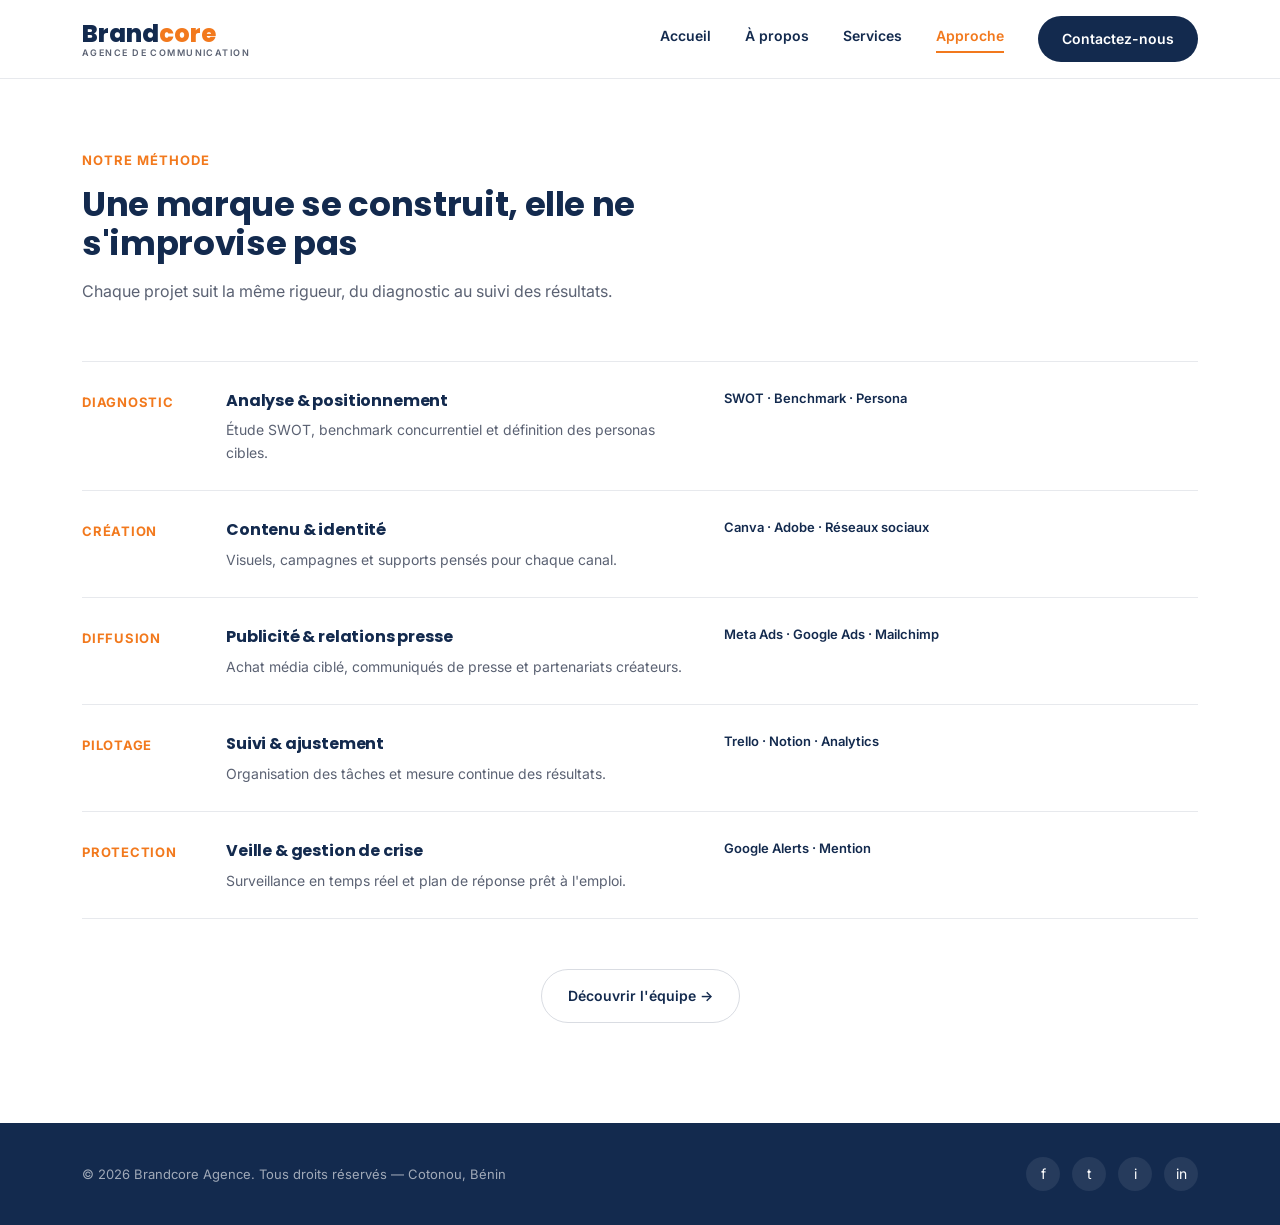
<file: site/methode.html>
<!DOCTYPE html>
<html lang="fr">
<head>
<meta charset="UTF-8">
<meta name="viewport" content="width=device-width, initial-scale=1.0">
<title>Notre méthode — Brandcore</title>
<meta name="description" content="La méthode Brandcore en cinq étapes : diagnostic, création, diffusion, pilotage, protection.">
<link rel="preconnect" href="https://fonts.googleapis.com">
<link rel="preconnect" href="https://fonts.gstatic.com" crossorigin>
<link href="https://fonts.googleapis.com/css2?family=Poppins:wght@400;500;600;700;800&family=Inter:wght@400;500;600&display=swap" rel="stylesheet">
<link rel="stylesheet" href="style.css">
</head>
<body>

<header>
  <nav>
    <a href="index.html" class="logo-block" style="text-decoration:none;">
      <div class="logo">Brand<span>core</span></div>
      <div class="tagline">Agence de communication</div>
    </a>
    <div class="nav-links" id="navLinks">
      <a href="index.html" class="">Accueil</a>
      <a href="apropos.html" class="">À propos</a>
      <a href="services.html" class="">Services</a>
      <a href="methode.html" class="active">Approche</a>
      <a href="contact.html" class="nav-cta">Contactez-nous</a>
    </div>
    <button class="burger" id="burger" aria-label="Menu"><span></span><span></span><span></span></button>
  </nav>
</header>
<section class="band" style="padding-top:150px;" id="methode">
  <div class="wrap">
    <div class="section-head reveal">
      <span class="eyebrow">Notre méthode</span>
      <h2>Une marque se construit, elle ne s'improvise pas</h2>
      <p>Chaque projet suit la même rigueur, du diagnostic au suivi des résultats.</p>
    </div>
    <div class="method-list reveal">
      <div class="method-row">
        <span class="step">Diagnostic</span>
        <div><h4>Analyse & positionnement</h4><p>Étude SWOT, benchmark concurrentiel et définition des personas cibles.</p></div>
        <div class="tools">SWOT · Benchmark · Persona</div>
      </div>
      <div class="method-row">
        <span class="step">Création</span>
        <div><h4>Contenu & identité</h4><p>Visuels, campagnes et supports pensés pour chaque canal.</p></div>
        <div class="tools">Canva · Adobe · Réseaux sociaux</div>
      </div>
      <div class="method-row">
        <span class="step">Diffusion</span>
        <div><h4>Publicité & relations presse</h4><p>Achat média ciblé, communiqués de presse et partenariats créateurs.</p></div>
        <div class="tools">Meta Ads · Google Ads · Mailchimp</div>
      </div>
      <div class="method-row">
        <span class="step">Pilotage</span>
        <div><h4>Suivi & ajustement</h4><p>Organisation des tâches et mesure continue des résultats.</p></div>
        <div class="tools">Trello · Notion · Analytics</div>
      </div>
      <div class="method-row">
        <span class="step">Protection</span>
        <div><h4>Veille & gestion de crise</h4><p>Surveillance en temps réel et plan de réponse prêt à l'emploi.</p></div>
        <div class="tools">Google Alerts · Mention</div>
      </div>
    </div>
    <div class="reveal" style="text-align:center; margin-top:50px;">
      <a href="apropos.html" class="btn btn-ghost">Découvrir l'équipe →</a>
    </div>
  </div>
</section>
<footer>
  <div class="wrap">
    <div>© 2026 Brandcore Agence. Tous droits réservés — Cotonou, Bénin</div>
    <div class="socials">
      <a href="#" aria-label="Facebook">f</a>
      <a href="#" aria-label="Twitter">t</a>
      <a href="#" aria-label="Instagram">i</a>
      <a href="#" aria-label="LinkedIn">in</a>
    </div>
  </div>
</footer>
<script>
  const burger = document.getElementById('burger');
  const navLinks = document.getElementById('navLinks');
  burger.addEventListener('click', () => navLinks.classList.toggle('open'));
  navLinks.querySelectorAll('a').forEach(a => a.addEventListener('click', () => navLinks.classList.remove('open')));

  const observer = new IntersectionObserver((entries) => {
    entries.forEach(e => { if(e.isIntersecting){ e.target.classList.add('show'); } });
  }, { threshold: 0.15 });
  document.querySelectorAll('.reveal').forEach(el => observer.observe(el));
</script>

</body>
</html>
</file>
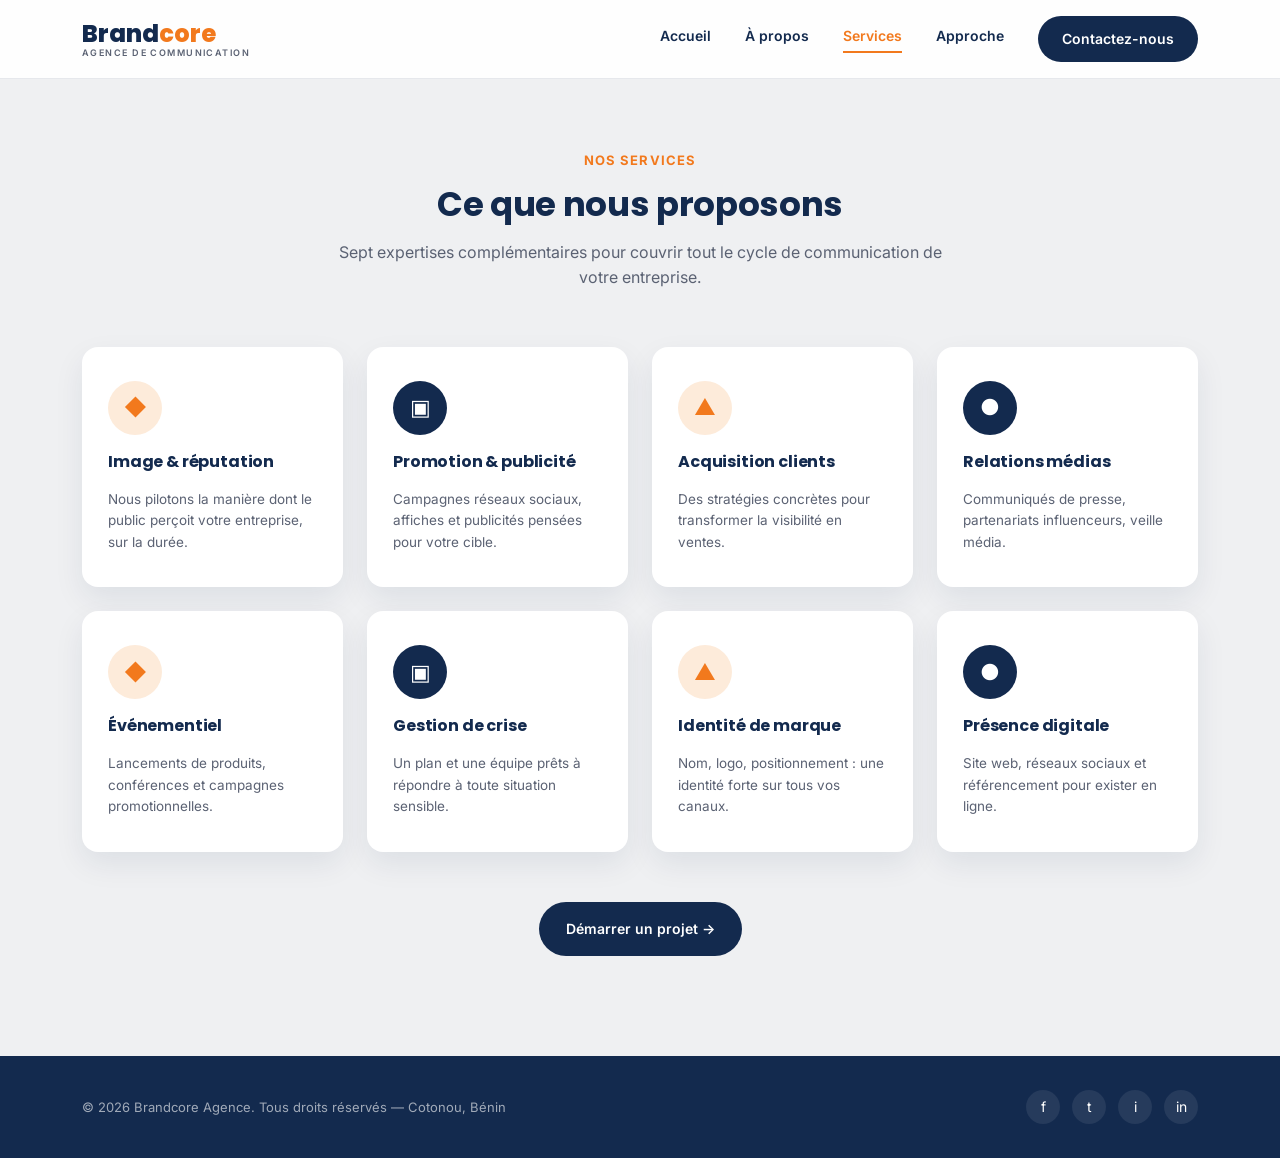
<file: site/services.html>
<!DOCTYPE html>
<html lang="fr">
<head>
<meta charset="UTF-8">
<meta name="viewport" content="width=device-width, initial-scale=1.0">
<title>Services — Brandcore</title>
<meta name="description" content="Découvrez les sept services de communication et relations publiques proposés par Brandcore.">
<link rel="preconnect" href="https://fonts.googleapis.com">
<link rel="preconnect" href="https://fonts.gstatic.com" crossorigin>
<link href="https://fonts.googleapis.com/css2?family=Poppins:wght@400;500;600;700;800&family=Inter:wght@400;500;600&display=swap" rel="stylesheet">
<link rel="stylesheet" href="style.css">
</head>
<body>

<header>
  <nav>
    <a href="index.html" class="logo-block" style="text-decoration:none;">
      <div class="logo">Brand<span>core</span></div>
      <div class="tagline">Agence de communication</div>
    </a>
    <div class="nav-links" id="navLinks">
      <a href="index.html" class="">Accueil</a>
      <a href="apropos.html" class="">À propos</a>
      <a href="services.html" class="active">Services</a>
      <a href="methode.html" class="">Approche</a>
      <a href="contact.html" class="nav-cta">Contactez-nous</a>
    </div>
    <button class="burger" id="burger" aria-label="Menu"><span></span><span></span><span></span></button>
  </nav>
</header>
<section class="band alt" style="padding-top:150px;" id="services">
  <div class="wrap">
    <div class="section-head center reveal">
      <span class="eyebrow">Nos services</span>
      <h2>Ce que nous proposons</h2>
      <p>Sept expertises complémentaires pour couvrir tout le cycle de communication de votre entreprise.</p>
    </div>
    <div class="services-grid reveal">
      <div class="service-card">
        <div class="service-icon orange">◆</div>
        <h3>Image & réputation</h3>
        <p>Nous pilotons la manière dont le public perçoit votre entreprise, sur la durée.</p>
      </div>
      <div class="service-card">
        <div class="service-icon navy">▣</div>
        <h3>Promotion & publicité</h3>
        <p>Campagnes réseaux sociaux, affiches et publicités pensées pour votre cible.</p>
      </div>
      <div class="service-card">
        <div class="service-icon orange">▲</div>
        <h3>Acquisition clients</h3>
        <p>Des stratégies concrètes pour transformer la visibilité en ventes.</p>
      </div>
      <div class="service-card">
        <div class="service-icon navy">●</div>
        <h3>Relations médias</h3>
        <p>Communiqués de presse, partenariats influenceurs, veille média.</p>
      </div>
      <div class="service-card">
        <div class="service-icon orange">◆</div>
        <h3>Événementiel</h3>
        <p>Lancements de produits, conférences et campagnes promotionnelles.</p>
      </div>
      <div class="service-card">
        <div class="service-icon navy">▣</div>
        <h3>Gestion de crise</h3>
        <p>Un plan et une équipe prêts à répondre à toute situation sensible.</p>
      </div>
      <div class="service-card">
        <div class="service-icon orange">▲</div>
        <h3>Identité de marque</h3>
        <p>Nom, logo, positionnement : une identité forte sur tous vos canaux.</p>
      </div>
      <div class="service-card">
        <div class="service-icon navy">●</div>
        <h3>Présence digitale</h3>
        <p>Site web, réseaux sociaux et référencement pour exister en ligne.</p>
      </div>
    </div>
    <div class="reveal" style="text-align:center; margin-top:50px;">
      <a href="contact.html" class="btn btn-primary">Démarrer un projet →</a>
    </div>
  </div>
</section>
<footer>
  <div class="wrap">
    <div>© 2026 Brandcore Agence. Tous droits réservés — Cotonou, Bénin</div>
    <div class="socials">
      <a href="#" aria-label="Facebook">f</a>
      <a href="#" aria-label="Twitter">t</a>
      <a href="#" aria-label="Instagram">i</a>
      <a href="#" aria-label="LinkedIn">in</a>
    </div>
  </div>
</footer>
<script>
  const burger = document.getElementById('burger');
  const navLinks = document.getElementById('navLinks');
  burger.addEventListener('click', () => navLinks.classList.toggle('open'));
  navLinks.querySelectorAll('a').forEach(a => a.addEventListener('click', () => navLinks.classList.remove('open')));

  const observer = new IntersectionObserver((entries) => {
    entries.forEach(e => { if(e.isIntersecting){ e.target.classList.add('show'); } });
  }, { threshold: 0.15 });
  document.querySelectorAll('.reveal').forEach(el => observer.observe(el));
</script>

</body>
</html>
</file>
<file: style.css>
:root{
    --navy:#071E3D;
    --navy-2:#050F24;
    --orange:#FB5E05;
    --orange-light:#FF8A3D;
    --orange-dim:#C94903;
    --gray-diag:#EFF0F2;
    --white:#FFFFFF;
    --ink:#071E3D;
    --slate:#5B6273;
    --line: rgba(7,30,61,0.10);
    --line-strong: rgba(7,30,61,0.16);
  }
  *{ margin:0; padding:0; box-sizing:border-box; }
  html{ scroll-behavior:smooth; }
  body{
    font-family:'Inter', sans-serif;
    background:var(--white);
    color:var(--ink);
    line-height:1.6;
    overflow-x:hidden;
  }
  h1,h2,h3,h4{
    font-family:'Poppins', sans-serif;
    font-weight:700;
    letter-spacing:-0.01em;
    color:var(--navy);
  }
  .eyebrow{
    font-size:13px; font-weight:700; letter-spacing:0.08em; text-transform:uppercase;
    color:var(--orange);
  }
  a{ text-decoration:none; color:inherit; }
  img{ max-width:100%; display:block; }
  .wrap{ max-width:1180px; margin:0 auto; padding:0 32px; }
  section{ position:relative; }

  /* ---------- NAV ---------- */
  header{
    position:fixed; top:0; left:0; right:0; z-index:100;
    background:rgba(255,255,255,0.92);
    backdrop-filter:blur(10px);
    border-bottom:1px solid var(--line);
  }
  nav{
    display:flex; align-items:center; justify-content:space-between;
    max-width:1180px; margin:0 auto; padding:16px 32px;
  }
  .logo-block{ display:flex; flex-direction:column; line-height:1; }
  .logo-block .logo{
    font-family:'Poppins', sans-serif;
    font-weight:800; font-size:24px; color:var(--navy);
  }
  .logo-block .logo span{ color:var(--orange); }
  .logo-block .tagline{
    font-size:9px; letter-spacing:0.16em; text-transform:uppercase;
    color:var(--slate); margin-top:2px; font-weight:600;
  }
  .nav-links{ display:flex; gap:34px; align-items:center; }
  .nav-links a{
    font-size:14px; font-weight:600; color:var(--navy);
    transition:color .2s ease; position:relative; padding-bottom:6px;
  }
  .nav-links a:hover{ color:var(--orange); }
  .nav-links a.active{ color:var(--orange); }
  .nav-links a.active::after{
    content:''; position:absolute; left:0; right:0; bottom:0; height:2px; background:var(--orange);
  }
  .nav-cta{
    background:var(--navy); color:var(--white) !important;
    padding:12px 24px; border-radius:30px;
    font-size:13px; font-weight:600;
    transition:background .2s ease; padding-bottom:12px !important;
  }
  .nav-cta::after{ display:none; }
  .nav-cta:hover{ background:var(--orange-dim); color:var(--white); }
  .burger{ display:none; flex-direction:column; gap:5px; cursor:pointer; background:none; border:none; }
  .burger span{ width:22px; height:2px; background:var(--navy); display:block; }

  /* ---------- HERO ---------- */
  .hero{
    background:var(--white);
    color:var(--navy);
    padding:150px 0 0;
    position:relative;
    overflow:hidden;
  }
  .hero-flex{ display:flex; align-items:stretch; min-height:600px; }
  .hero-left{
    flex:0 0 50%; max-width:50%;
    display:flex; flex-direction:column; justify-content:center;
    padding:40px 0 70px 32px;
  }
  .hero-left-inner{ max-width:480px; margin-left:auto; padding-right:60px; }
  .hero-eyebrow{
    display:flex; align-items:center; gap:12px; margin-bottom:22px;
  }
  .hero-eyebrow .dash{ width:28px; height:2px; background:var(--orange); display:block; }
  h1.hero-title{
    font-size:clamp(32px, 4.2vw, 48px);
    line-height:1.14;
    margin-bottom:22px;
    color:var(--navy);
  }
  h1.hero-title em{ font-style:normal; color:var(--orange); }
  .hero-sub{
    font-size:16px; color:var(--slate);
    max-width:460px; margin-bottom:36px;
  }
  .hero-actions{ display:flex; gap:16px; flex-wrap:wrap; }
  .btn{
    display:inline-flex; align-items:center; gap:8px;
    padding:15px 26px; font-size:14px; font-weight:600;
    border-radius:30px; cursor:pointer; transition:all .2s ease;
    border:1px solid transparent;
  }
  .btn-primary{ background:var(--navy); color:var(--white); }
  .btn-primary:hover{ background:var(--orange-dim); }
  .btn-orange{ background:var(--orange); color:var(--white); }
  .btn-orange:hover{ background:var(--orange-dim); }
  .btn-ghost{ border-color:var(--line-strong); color:var(--navy); }
  .btn-ghost:hover{ border-color:var(--navy); background:var(--gray-diag); }

  .hero-right{
    flex:0 0 50%; max-width:50%;
    position:relative;
    overflow:visible;
  }
  .hero-graphic-wrap{
    position:absolute; top:0; bottom:0; left:0; right:-260px;
  }
  .hero-graphic-wrap svg{ width:100%; height:100%; display:block; }
  .hero-arrow{
    position:absolute; top:50%; transform:translateY(-50%);
    width:52px; height:52px; border-radius:50%;
    display:flex; align-items:center; justify-content:center;
    cursor:pointer; border:none; font-size:20px; z-index:5;
    transition:transform .2s ease;
  }
  .hero-arrow:hover{ transform:translateY(-50%) scale(1.08); }
  .hero-arrow.prev{ left:-26px; background:rgba(19,42,78,0.55); color:var(--white); }
  .hero-arrow.next{ right:36px; background:var(--navy); color:var(--white); }

  /* ---------- SECTION HEADERS ---------- */
  .section-head{ max-width:640px; margin-bottom:56px; }
  .section-head.center{ margin-left:auto; margin-right:auto; text-align:center; }
  .section-head .eyebrow{ margin-bottom:14px; display:block; }
  .section-head h2{ font-size:clamp(26px, 3.6vw, 34px); line-height:1.15; }
  .section-head p{ color:var(--slate); margin-top:16px; font-size:16px; }

  .band{ padding:100px 0; }
  .band.alt{ background:var(--gray-diag); }

  /* ---------- SERVICES (icon cards) ---------- */
  .services-grid{
    display:grid; grid-template-columns:repeat(4, 1fr); gap:24px;
  }
  .service-card{
    background:var(--white); padding:34px 26px; border-radius:16px;
    box-shadow:0 12px 30px rgba(19,42,78,0.08);
    display:flex; flex-direction:column; gap:14px;
    transition:transform .25s ease, box-shadow .25s ease;
  }
  .service-card:hover{ transform:translateY(-6px); box-shadow:0 18px 36px rgba(19,42,78,0.12); }
  .service-icon{
    width:54px; height:54px; border-radius:14px;
    display:flex; align-items:center; justify-content:center;
    flex-shrink:0;
  }
  .service-icon svg{ display:block; }
  .service-icon.orange{ background:#FDEBDA; color:var(--orange); }
  .service-icon.navy{ background:var(--navy); color:var(--white); }
  .service-card h3{ font-size:16px; }
  .service-card p{ font-size:13.5px; color:var(--slate); }

  /* ---------- METHODE ---------- */
  .method-list{ display:flex; flex-direction:column; }
  .method-row{
    display:grid; grid-template-columns:120px 1fr 1fr; gap:24px;
    padding:26px 0; border-top:1px solid var(--line);
    align-items:start;
  }
  .method-row:last-child{ border-bottom:1px solid var(--line); }
  .method-row .step{ color:var(--orange); font-weight:700; font-size:13px; letter-spacing:0.06em; text-transform:uppercase; padding-top:4px; }
  .method-row h4{ font-size:16px; margin-bottom:6px; }
  .method-row p{ font-size:14px; color:var(--slate); }
  .method-row .tools{ font-size:13px; color:var(--navy); font-weight:600; }

  /* ---------- TEAM ---------- */
  .team-grid{
    display:grid; grid-template-columns:repeat(3, 1fr); gap:28px;
  }
  .team-card{
    background:var(--navy); color:var(--white);
    border-radius:14px; padding:34px 28px;
    position:relative; overflow:hidden;
  }
  .team-card::before{
    content:''; position:absolute; top:0; right:0; width:70px; height:70px;
    background:var(--orange); clip-path:polygon(100% 0, 0 0, 100% 100%);
  }
  .team-card .num{ color:var(--orange); font-weight:700; font-size:13px; letter-spacing:0.08em; }
  .team-card h3{ color:var(--white); font-size:20px; margin:14px 0 12px; }
  .team-card p{ font-size:14px; color:rgba(255,255,255,0.68); margin-bottom:16px; }
  .team-card ul{ list-style:none; display:flex; flex-direction:column; gap:8px; }
  .team-card ul li{ font-size:13px; color:rgba(255,255,255,0.85); padding-left:14px; position:relative; }
  .team-card ul li::before{
    content:''; position:absolute; left:0; top:8px; width:6px; height:2px; background:var(--orange);
  }

  /* ---------- SPLIT: A PROPOS / CONTACT CTA ---------- */
  .split-section{ display:flex; flex-wrap:wrap; }
  .split-left{
    flex:1 1 50%; position:relative; overflow:hidden; background:var(--navy);
    min-height:520px; display:flex; align-items:center;
  }
  .split-left .graphic-bg{ position:absolute; inset:0; }
  .split-left .graphic-bg svg{ width:100%; height:100%; }
  .about-card{
    position:relative; z-index:2; background:var(--white);
    margin:40px; padding:44px; border-radius:24px; max-width:420px;
    box-shadow:0 20px 50px rgba(0,0,0,0.18);
  }
  .about-card h2{ font-size:clamp(24px,3vw,30px); margin:14px 0 16px; }
  .about-card p{ color:var(--slate); font-size:14.5px; margin-bottom:26px; }
  .split-right{
    flex:1 1 50%; background:var(--navy-2); color:var(--white);
    padding:70px 60px; display:flex; flex-direction:column; justify-content:center; gap:26px;
  }
  .split-right h2{ color:var(--white); font-size:clamp(24px,3vw,30px); }
  .split-right p{ color:rgba(255,255,255,0.7); font-size:14.5px; max-width:420px; }
  .contact-list{ display:flex; flex-direction:column; gap:18px; }
  .contact-list div{ display:flex; align-items:center; gap:14px; font-size:14px; }
  .contact-list .ic{ color:var(--orange); font-size:16px; width:20px; text-align:center; }

  /* ---------- MESSAGE FORM ---------- */
  .msg-band{ background:var(--white); padding:100px 0; }
  .msg-wrap{ display:grid; grid-template-columns:1fr 1fr; gap:70px; align-items:start; }
  form{ display:flex; flex-direction:column; gap:16px; }
  .field{ display:flex; flex-direction:column; gap:8px; }
  .field label{ font-size:12px; text-transform:uppercase; letter-spacing:0.06em; color:var(--slate); font-weight:600; }
  .field input, .field textarea{
    border:1px solid var(--line-strong); background:transparent;
    padding:13px 14px; font-family:'Inter', sans-serif; font-size:14px;
    color:var(--navy); border-radius:8px; resize:vertical;
  }
  .field input:focus, .field textarea:focus{ outline:none; border-color:var(--orange); }
  form .btn-navy-submit{ align-self:flex-start; border:none; margin-top:6px; background:var(--navy); color:var(--white); }
  form .btn-navy-submit:hover{ background:var(--orange-dim); }

  /* ---------- FOOTER ENRICHI ---------- */
  footer{ background:var(--navy); color:rgba(255,255,255,0.6); }
  .footer-main{ padding:70px 0 48px; }
  .footer-grid{
    display:grid; grid-template-columns:1.8fr 1fr 1.2fr 1.2fr; gap:48px;
  }
  .footer-logo{ height:46px; width:auto; margin-bottom:16px; }
  .footer-desc{
    font-size:13px; line-height:1.75; max-width:230px;
    color:rgba(255,255,255,0.55); margin-bottom:22px;
  }
  .socials{ display:flex; gap:10px; }
  .socials a{
    width:34px; height:34px; border-radius:50%; background:rgba(255,255,255,0.08);
    display:flex; align-items:center; justify-content:center; color:var(--white);
    transition:background .2s ease;
  }
  .socials a:hover{ background:var(--orange); }
  .footer-col-title{
    font-family:'Poppins',sans-serif; font-size:11px; font-weight:700;
    text-transform:uppercase; letter-spacing:0.1em; color:var(--white);
    margin-bottom:18px;
  }
  .footer-col ul{ list-style:none; display:flex; flex-direction:column; gap:10px; }
  .footer-col ul li a, .footer-col ul li span{
    font-size:13px; color:rgba(255,255,255,0.58); transition:color .2s ease;
  }
  .footer-col ul li a:hover{ color:var(--orange); }
  .footer-bar{
    border-top:1px solid rgba(255,255,255,0.09);
    padding:20px 0; font-size:12.5px;
  }
  .footer-bar .wrap{
    display:flex; justify-content:space-between; align-items:center; gap:16px; flex-wrap:wrap;
  }
  .footer-bar a{ color:var(--orange); font-weight:600; transition:opacity .2s ease; }
  .footer-bar a:hover{ opacity:0.75; }

  /* ---------- WHATSAPP FLOTTANT ---------- */
  .wa-float{
    position:fixed; bottom:28px; right:28px; z-index:200;
    width:56px; height:56px; border-radius:50%;
    background:#25D366; color:var(--white);
    display:flex; align-items:center; justify-content:center;
    box-shadow:0 6px 24px rgba(37,211,102,0.45);
    transition:transform .2s ease, box-shadow .2s ease;
  }
  .wa-float:hover{ transform:scale(1.1); box-shadow:0 10px 32px rgba(37,211,102,0.55); }
  .wa-float svg{ display:block; }

  .reveal{ opacity:0; transform:translateY(18px); transition:opacity .6s ease, transform .6s ease; }
  .reveal.show{ opacity:1; transform:none; }

  /* ---------- ORGANIGRAMME ---------- */
  .orgchart{ max-width:960px; margin:0 auto; }

  .org-director-wrap{ display:flex; justify-content:center; }
  .org-director-card{
    display:flex; align-items:center; gap:28px;
    background:var(--navy); border-radius:20px; padding:28px 36px;
    max-width:560px; width:100%;
    box-shadow:0 24px 56px rgba(7,30,61,0.22);
    border:1px solid rgba(255,255,255,0.07);
  }
  .org-director-avatar{
    width:72px; height:72px; border-radius:50%; flex-shrink:0;
    background:var(--orange);
    display:flex; align-items:center; justify-content:center;
    color:var(--white);
    box-shadow:0 0 0 5px rgba(251,94,5,0.2);
  }
  .org-role-badge{
    font-size:10px; font-weight:700; letter-spacing:0.1em;
    text-transform:uppercase; color:var(--orange);
  }
  .org-director-name{
    font-family:'Poppins',sans-serif; font-weight:700; font-size:22px;
    color:var(--white); margin:8px 0 12px;
  }
  .org-director-tags{ display:flex; flex-wrap:wrap; gap:6px; }
  .org-director-tags span{
    font-size:11px; background:rgba(255,255,255,0.08); color:rgba(255,255,255,0.72);
    border-radius:20px; padding:4px 12px; border:1px solid rgba(255,255,255,0.1);
  }
  .org-tree{
    display:flex; flex-direction:column; align-items:center;
    position:relative; height:44px;
  }
  .org-tree-v{ width:2px; height:22px; background:var(--orange); }
  .org-tree-h{
    position:absolute; bottom:0;
    left:16.7%; right:16.7%; height:2px; background:var(--orange);
  }
  .org-dept-row{ display:grid; grid-template-columns:repeat(3,1fr); gap:24px; }
  .org-dept-item{ display:flex; flex-direction:column; align-items:center; }
  .org-dept-v{ width:2px; height:22px; background:var(--orange); }
  .org-dept-card{
    width:100%; background:var(--white); border-radius:16px;
    box-shadow:0 8px 28px rgba(7,30,61,0.09);
    border:1px solid var(--line); overflow:hidden;
  }
  .org-dept-card::before{
    content:''; display:block; height:3px; background:var(--orange);
  }
  .org-dept-header{
    display:flex; align-items:center; gap:14px;
    padding:18px 20px 14px; border-bottom:1px solid var(--line);
  }
  .org-dept-icon{
    width:44px; height:44px; border-radius:12px;
    background:var(--navy); flex-shrink:0;
    display:flex; align-items:center; justify-content:center; color:var(--white);
  }
  .org-dept-role{
    font-size:10px; font-weight:700; letter-spacing:0.06em;
    text-transform:uppercase; color:var(--orange); display:block; line-height:1.45;
  }
  .org-dept-name{
    font-family:'Poppins',sans-serif; font-weight:700;
    font-size:13.5px; color:var(--navy); margin-top:5px;
  }
  .org-dept-list{
    list-style:none; padding:14px 20px;
    display:flex; flex-direction:column; gap:8px;
  }
  .org-dept-list li{
    font-size:12.5px; color:var(--slate);
    padding-left:14px; position:relative;
  }
  .org-dept-list li::before{
    content:''; position:absolute; left:0; top:7px;
    width:6px; height:2px; background:var(--orange);
  }
  .org-tagline{
    text-align:center; margin-top:48px;
    font-family:'Poppins',sans-serif;
    font-size:13px; letter-spacing:0.06em; color:var(--navy); font-weight:600;
  }
  .org-tagline b{ color:var(--orange); }

  /* ---------- TEAM CONTACT CARDS ---------- */
  .team-contact-grid{
    display:grid; grid-template-columns:repeat(4,1fr); gap:24px;
  }
  .team-contact-card{
    background:var(--white); border-radius:16px;
    box-shadow:0 8px 28px rgba(7,30,61,0.09);
    border:1px solid var(--line); overflow:hidden;
    display:flex; flex-direction:column;
    transition:transform .25s ease, box-shadow .25s ease;
  }
  .team-contact-card:hover{ transform:translateY(-4px); box-shadow:0 16px 36px rgba(7,30,61,0.13); }
  .team-contact-card::before{ content:''; display:block; height:3px; background:var(--orange); }
  .team-contact-header{
    display:flex; align-items:center; gap:14px;
    padding:18px 20px 14px; border-bottom:1px solid var(--line);
  }
  .team-contact-avatar{
    width:48px; height:48px; border-radius:12px; flex-shrink:0;
    display:flex; align-items:center; justify-content:center;
  }
  .team-contact-avatar.navy{ background:var(--navy); color:var(--white); }
  .team-contact-avatar.orange{ background:#FDEBDA; color:var(--orange); }
  .team-contact-role{
    font-size:9.5px; font-weight:700; letter-spacing:0.07em;
    text-transform:uppercase; color:var(--orange); display:block; line-height:1.45;
  }
  .team-contact-name{
    font-family:'Poppins',sans-serif; font-weight:700;
    font-size:13px; color:var(--navy); margin-top:4px;
  }
  .team-contact-list{
    list-style:none; padding:16px 20px;
    display:flex; flex-direction:column; gap:10px; flex:1;
  }
  .team-contact-list li{
    display:flex; align-items:center; gap:10px;
    font-size:12.5px; color:var(--slate);
  }
  .team-contact-list li svg{ flex-shrink:0; color:var(--orange); }
  .team-contact-list li a{
    color:var(--navy); font-weight:500;
    transition:color .2s ease; word-break:break-all;
  }
  .team-contact-list li a:hover{ color:var(--orange); }

  @media (max-width: 900px){
    .hero-flex{ flex-direction:column; min-height:auto; }
    .hero-left{ flex:0 0 auto; max-width:100%; padding:20px 32px 40px; }
    .hero-left-inner{ max-width:100%; margin-left:0; padding-right:0; }
    .hero-right{ flex:0 0 auto; max-width:100%; height:280px; }
    .hero-graphic-wrap{ right:0; }
    .hero-arrow.prev{ left:16px; }
    .hero-arrow.next{ right:16px; }
    .services-grid{ grid-template-columns:repeat(2,1fr); }
    .split-left, .split-right{ flex:1 1 100%; }
    .split-right{ padding:50px 32px; }
    .about-card{ margin:32px; }
    .msg-wrap{ grid-template-columns:1fr; gap:40px; }
  }

  @media (max-width: 860px){
    .nav-links{
      position:fixed; top:70px; left:0; right:0; background:var(--white);
      flex-direction:column; align-items:flex-start; padding:24px 32px; gap:20px;
      border-bottom:1px solid var(--line);
      transform:translateY(-130%); transition:transform .25s ease; z-index:99;
    }
    .nav-links.open{ transform:translateY(0); }
    .burger{ display:flex; }
    .services-grid{ grid-template-columns:1fr; }
    .team-grid{ grid-template-columns:1fr; }
    .method-row{ grid-template-columns:1fr; gap:8px; }
    .band{ padding:60px 0; }
    .msg-band{ padding:60px 0; }
  }


/* ---------- ILLUSTRATIONS ---------- */
.head-with-image{
  display:flex; align-items:center; gap:48px; flex-wrap:wrap; margin-bottom:56px;
}
.head-with-image .section-head{ flex:1 1 320px; margin-bottom:0; }
.head-with-image img{
  flex:0 0 260px; max-width:260px; width:100%;
}
.mini-illustration{
  width:64px; height:64px; margin-bottom:14px;
}
.about-card-illustration{
  width:120px; margin-bottom:18px;
}
@media (max-width: 700px){
  .head-with-image{ flex-direction:column; text-align:center; }
  .head-with-image .section-head{ text-align:center; }
}

/* ---------- SOCIALS (SVG icons) ---------- */
.socials a{ font-size:11px; font-weight:700; letter-spacing:0.02em; }
.socials a svg{ display:block; }

.contact-socials{
  display:flex; gap:12px; margin-top:22px;
}
.contact-socials a{
  width:38px; height:38px; border-radius:50%; background:rgba(255,255,255,0.10);
  display:flex; align-items:center; justify-content:center; color:var(--white);
  transition:background .2s ease;
}
.contact-socials a svg{ display:block; }
.contact-socials a:hover{ background:var(--orange); }

/* ---------- HERO TEAM PHOTO ---------- */
.hero-team-photo{
  position: absolute;
  inset: 0;
  width: 100%;
  height: 100%;
  object-fit: cover;
  object-position: center top;
  display: block;
}
.hero-photo-edge{
  position: absolute;
  top: 0; left: -4px; bottom: 0;
  width: 8px;
  background: var(--orange);
  clip-path: polygon(0 0, 100% 6%, 100% 94%, 0 100%);
}

/* ---------- CONTACT LIST (clickable items) ---------- */
.contact-item{
  display:flex; align-items:center; gap:14px; font-size:14px;
  color:rgba(255,255,255,0.85); text-decoration:none;
  transition:color .2s ease;
}
.contact-item:hover{ color:var(--orange); }
.contact-item:hover .ic{ color:var(--orange-light); }

/* ---------- WHITE ACCENTS ---------- */
.about-card{ border:2px solid var(--white); }
.team-card{ border:1px solid rgba(255,255,255,0.14); }

/* ---------- REAL LOGO IMAGE (nav) ---------- */
.nav-logo-img{
  height:52px; width:auto; display:block;
}
@media (max-width: 860px){
  .nav-logo-img{ height:42px; }
}
</file>
<file: site/style.css>
:root{
    --navy:#132A4E;
    --navy-2:#0F2340;
    --orange:#F2791D;
    --orange-light:#F7A159;
    --orange-dim:#C25E10;
    --gray-diag:#EFF0F2;
    --white:#FFFFFF;
    --ink:#132A4E;
    --slate:#5B6273;
    --line: rgba(19,42,78,0.10);
    --line-strong: rgba(19,42,78,0.16);
  }
  *{ margin:0; padding:0; box-sizing:border-box; }
  html{ scroll-behavior:smooth; }
  body{
    font-family:'Inter', sans-serif;
    background:var(--white);
    color:var(--ink);
    line-height:1.6;
    overflow-x:hidden;
  }
  h1,h2,h3,h4{
    font-family:'Poppins', sans-serif;
    font-weight:700;
    letter-spacing:-0.01em;
    color:var(--navy);
  }
  .eyebrow{
    font-size:13px; font-weight:700; letter-spacing:0.08em; text-transform:uppercase;
    color:var(--orange);
  }
  a{ text-decoration:none; color:inherit; }
  img{ max-width:100%; display:block; }
  .wrap{ max-width:1180px; margin:0 auto; padding:0 32px; }
  section{ position:relative; }

  /* ---------- NAV ---------- */
  header{
    position:fixed; top:0; left:0; right:0; z-index:100;
    background:rgba(255,255,255,0.92);
    backdrop-filter:blur(10px);
    border-bottom:1px solid var(--line);
  }
  nav{
    display:flex; align-items:center; justify-content:space-between;
    max-width:1180px; margin:0 auto; padding:16px 32px;
  }
  .logo-block{ display:flex; flex-direction:column; line-height:1; }
  .logo-block .logo{
    font-family:'Poppins', sans-serif;
    font-weight:800; font-size:24px; color:var(--navy);
  }
  .logo-block .logo span{ color:var(--orange); }
  .logo-block .tagline{
    font-size:9px; letter-spacing:0.16em; text-transform:uppercase;
    color:var(--slate); margin-top:2px; font-weight:600;
  }
  .nav-links{ display:flex; gap:34px; align-items:center; }
  .nav-links a{
    font-size:14px; font-weight:600; color:var(--navy);
    transition:color .2s ease; position:relative; padding-bottom:6px;
  }
  .nav-links a:hover{ color:var(--orange); }
  .nav-links a.active{ color:var(--orange); }
  .nav-links a.active::after{
    content:''; position:absolute; left:0; right:0; bottom:0; height:2px; background:var(--orange);
  }
  .nav-cta{
    background:var(--navy); color:var(--white) !important;
    padding:12px 24px; border-radius:30px;
    font-size:13px; font-weight:600;
    transition:background .2s ease; padding-bottom:12px !important;
  }
  .nav-cta::after{ display:none; }
  .nav-cta:hover{ background:var(--orange-dim); color:var(--white); }
  .burger{ display:none; flex-direction:column; gap:5px; cursor:pointer; background:none; border:none; }
  .burger span{ width:22px; height:2px; background:var(--navy); display:block; }

  /* ---------- HERO ---------- */
  .hero{
    background:var(--white);
    color:var(--navy);
    padding:150px 0 0;
    position:relative;
    overflow:hidden;
  }
  .hero-flex{ display:flex; align-items:stretch; min-height:600px; }
  .hero-left{
    flex:0 0 50%; max-width:50%;
    display:flex; flex-direction:column; justify-content:center;
    padding:40px 0 70px 32px;
  }
  .hero-left-inner{ max-width:480px; margin-left:auto; padding-right:60px; }
  .hero-eyebrow{
    display:flex; align-items:center; gap:12px; margin-bottom:22px;
  }
  .hero-eyebrow .dash{ width:28px; height:2px; background:var(--orange); display:block; }
  h1.hero-title{
    font-size:clamp(32px, 4.2vw, 48px);
    line-height:1.14;
    margin-bottom:22px;
    color:var(--navy);
  }
  h1.hero-title em{ font-style:normal; color:var(--orange); }
  .hero-sub{
    font-size:16px; color:var(--slate);
    max-width:460px; margin-bottom:36px;
  }
  .hero-actions{ display:flex; gap:16px; flex-wrap:wrap; }
  .btn{
    display:inline-flex; align-items:center; gap:8px;
    padding:15px 26px; font-size:14px; font-weight:600;
    border-radius:30px; cursor:pointer; transition:all .2s ease;
    border:1px solid transparent;
  }
  .btn-primary{ background:var(--navy); color:var(--white); }
  .btn-primary:hover{ background:var(--orange-dim); }
  .btn-orange{ background:var(--orange); color:var(--white); }
  .btn-orange:hover{ background:var(--orange-dim); }
  .btn-ghost{ border-color:var(--line-strong); color:var(--navy); }
  .btn-ghost:hover{ border-color:var(--navy); background:var(--gray-diag); }

  .hero-right{
    flex:0 0 50%; max-width:50%;
    position:relative;
    overflow:visible;
  }
  .hero-graphic-wrap{
    position:absolute; top:0; bottom:0; left:0; right:-260px;
  }
  .hero-graphic-wrap svg{ width:100%; height:100%; display:block; }
  .hero-arrow{
    position:absolute; top:50%; transform:translateY(-50%);
    width:52px; height:52px; border-radius:50%;
    display:flex; align-items:center; justify-content:center;
    cursor:pointer; border:none; font-size:20px; z-index:5;
    transition:transform .2s ease;
  }
  .hero-arrow:hover{ transform:translateY(-50%) scale(1.08); }
  .hero-arrow.prev{ left:-26px; background:rgba(19,42,78,0.55); color:var(--white); }
  .hero-arrow.next{ right:36px; background:var(--navy); color:var(--white); }

  /* ---------- SECTION HEADERS ---------- */
  .section-head{ max-width:640px; margin-bottom:56px; }
  .section-head.center{ margin-left:auto; margin-right:auto; text-align:center; }
  .section-head .eyebrow{ margin-bottom:14px; display:block; }
  .section-head h2{ font-size:clamp(26px, 3.6vw, 34px); line-height:1.15; }
  .section-head p{ color:var(--slate); margin-top:16px; font-size:16px; }

  .band{ padding:100px 0; }
  .band.alt{ background:var(--gray-diag); }

  /* ---------- SERVICES (icon cards) ---------- */
  .services-grid{
    display:grid; grid-template-columns:repeat(4, 1fr); gap:24px;
  }
  .service-card{
    background:var(--white); padding:34px 26px; border-radius:16px;
    box-shadow:0 12px 30px rgba(19,42,78,0.08);
    display:flex; flex-direction:column; gap:14px;
    transition:transform .25s ease, box-shadow .25s ease;
  }
  .service-card:hover{ transform:translateY(-6px); box-shadow:0 18px 36px rgba(19,42,78,0.12); }
  .service-icon{
    width:54px; height:54px; border-radius:50%;
    display:flex; align-items:center; justify-content:center;
    font-size:22px;
  }
  .service-icon.orange{ background:#FDEBDA; color:var(--orange); }
  .service-icon.navy{ background:var(--navy); color:var(--white); }
  .service-card h3{ font-size:16px; }
  .service-card p{ font-size:13.5px; color:var(--slate); }

  /* ---------- METHODE ---------- */
  .method-list{ display:flex; flex-direction:column; }
  .method-row{
    display:grid; grid-template-columns:120px 1fr 1fr; gap:24px;
    padding:26px 0; border-top:1px solid var(--line);
    align-items:start;
  }
  .method-row:last-child{ border-bottom:1px solid var(--line); }
  .method-row .step{ color:var(--orange); font-weight:700; font-size:13px; letter-spacing:0.06em; text-transform:uppercase; padding-top:4px; }
  .method-row h4{ font-size:16px; margin-bottom:6px; }
  .method-row p{ font-size:14px; color:var(--slate); }
  .method-row .tools{ font-size:13px; color:var(--navy); font-weight:600; }

  /* ---------- TEAM ---------- */
  .team-grid{
    display:grid; grid-template-columns:repeat(3, 1fr); gap:28px;
  }
  .team-card{
    background:var(--navy); color:var(--white);
    border-radius:14px; padding:34px 28px;
    position:relative; overflow:hidden;
  }
  .team-card::before{
    content:''; position:absolute; top:0; right:0; width:70px; height:70px;
    background:var(--orange); clip-path:polygon(100% 0, 0 0, 100% 100%);
  }
  .team-card .num{ color:var(--orange); font-weight:700; font-size:13px; letter-spacing:0.08em; }
  .team-card h3{ color:var(--white); font-size:20px; margin:14px 0 12px; }
  .team-card p{ font-size:14px; color:rgba(255,255,255,0.68); margin-bottom:16px; }
  .team-card ul{ list-style:none; display:flex; flex-direction:column; gap:8px; }
  .team-card ul li{ font-size:13px; color:rgba(255,255,255,0.85); padding-left:14px; position:relative; }
  .team-card ul li::before{
    content:''; position:absolute; left:0; top:8px; width:6px; height:2px; background:var(--orange);
  }

  /* ---------- SPLIT: A PROPOS / CONTACT CTA ---------- */
  .split-section{ display:flex; flex-wrap:wrap; }
  .split-left{
    flex:1 1 50%; position:relative; overflow:hidden; background:var(--navy);
    min-height:520px; display:flex; align-items:center;
  }
  .split-left .graphic-bg{ position:absolute; inset:0; }
  .split-left .graphic-bg svg{ width:100%; height:100%; }
  .about-card{
    position:relative; z-index:2; background:var(--white);
    margin:40px; padding:44px; border-radius:24px; max-width:420px;
    box-shadow:0 20px 50px rgba(0,0,0,0.18);
  }
  .about-card h2{ font-size:clamp(24px,3vw,30px); margin:14px 0 16px; }
  .about-card p{ color:var(--slate); font-size:14.5px; margin-bottom:26px; }
  .split-right{
    flex:1 1 50%; background:var(--navy-2); color:var(--white);
    padding:70px 60px; display:flex; flex-direction:column; justify-content:center; gap:26px;
  }
  .split-right h2{ color:var(--white); font-size:clamp(24px,3vw,30px); }
  .split-right p{ color:rgba(255,255,255,0.7); font-size:14.5px; max-width:420px; }
  .contact-list{ display:flex; flex-direction:column; gap:18px; }
  .contact-list div{ display:flex; align-items:center; gap:14px; font-size:14px; }
  .contact-list .ic{ color:var(--orange); font-size:16px; width:20px; text-align:center; }

  /* ---------- MESSAGE FORM ---------- */
  .msg-band{ background:var(--white); padding:100px 0; }
  .msg-wrap{ display:grid; grid-template-columns:1fr 1fr; gap:70px; align-items:start; }
  form{ display:flex; flex-direction:column; gap:16px; }
  .field{ display:flex; flex-direction:column; gap:8px; }
  .field label{ font-size:12px; text-transform:uppercase; letter-spacing:0.06em; color:var(--slate); font-weight:600; }
  .field input, .field textarea{
    border:1px solid var(--line-strong); background:transparent;
    padding:13px 14px; font-family:'Inter', sans-serif; font-size:14px;
    color:var(--navy); border-radius:8px; resize:vertical;
  }
  .field input:focus, .field textarea:focus{ outline:none; border-color:var(--orange); }
  form .btn-navy-submit{ align-self:flex-start; border:none; margin-top:6px; background:var(--navy); color:var(--white); }
  form .btn-navy-submit:hover{ background:var(--orange-dim); }

  /* ---------- FOOTER ---------- */
  footer{
    background:var(--navy); color:rgba(255,255,255,0.6);
    padding:34px 0; font-size:13px;
  }
  footer .wrap{ display:flex; justify-content:space-between; align-items:center; flex-wrap:wrap; gap:16px; }
  .socials{ display:flex; gap:12px; }
  .socials a{
    width:34px; height:34px; border-radius:50%; background:rgba(255,255,255,0.08);
    display:flex; align-items:center; justify-content:center; color:var(--white);
    font-size:14px; transition:background .2s ease;
  }
  .socials a:hover{ background:var(--orange); }

  .reveal{ opacity:0; transform:translateY(18px); transition:opacity .6s ease, transform .6s ease; }
  .reveal.show{ opacity:1; transform:none; }

  @media (max-width: 900px){
    .hero-flex{ flex-direction:column; min-height:auto; }
    .hero-left{ flex:0 0 auto; max-width:100%; padding:20px 32px 40px; }
    .hero-left-inner{ max-width:100%; margin-left:0; padding-right:0; }
    .hero-right{ flex:0 0 auto; max-width:100%; height:280px; }
    .hero-graphic-wrap{ right:0; }
    .hero-arrow.prev{ left:16px; }
    .hero-arrow.next{ right:16px; }
    .services-grid{ grid-template-columns:repeat(2,1fr); }
    .split-left, .split-right{ flex:1 1 100%; }
    .split-right{ padding:50px 32px; }
    .about-card{ margin:32px; }
    .msg-wrap{ grid-template-columns:1fr; gap:40px; }
  }

  @media (max-width: 860px){
    .nav-links{
      position:fixed; top:70px; left:0; right:0; background:var(--white);
      flex-direction:column; align-items:flex-start; padding:24px 32px; gap:20px;
      border-bottom:1px solid var(--line);
      transform:translateY(-130%); transition:transform .25s ease; z-index:99;
    }
    .nav-links.open{ transform:translateY(0); }
    .burger{ display:flex; }
    .services-grid{ grid-template-columns:1fr; }
    .team-grid{ grid-template-columns:1fr; }
    .method-row{ grid-template-columns:1fr; gap:8px; }
    .band{ padding:60px 0; }
    .msg-band{ padding:60px 0; }
  }
</file>
